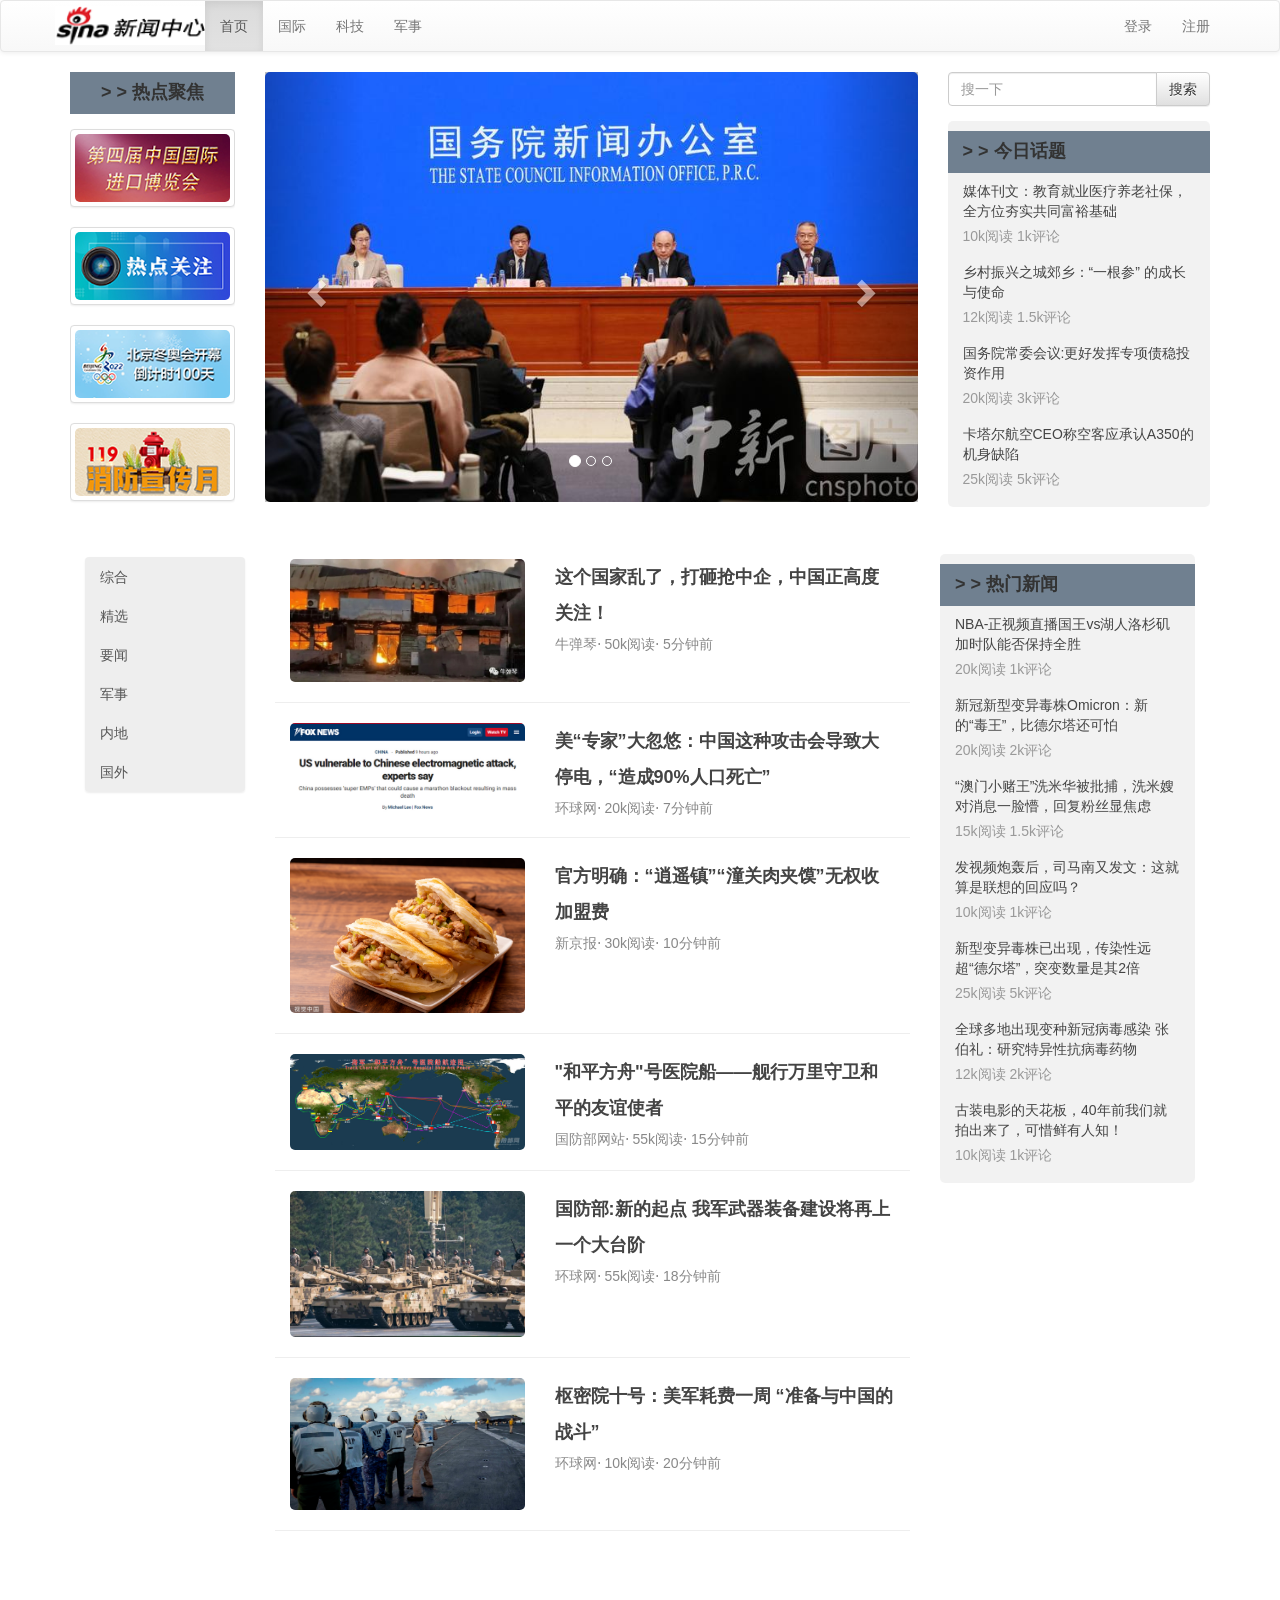
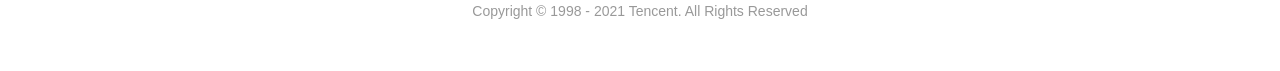
<file: index.html>
<!DOCTYPE html>
<html>

	<head>
		<meta charset="utf-8" />
		<title></title>
		<meta name="viewport" content="width=device-width, initial-scale=1">
		<link rel="stylesheet" type="text/css" href="css/bootstrap.css" />
		<link rel="stylesheet" type="text/css" href="css/bootstrap-theme.css" />
		<link rel="stylesheet" type="text/css" href="css/main.css" />
	</head>

	<body>
		<div class="navbar navbar-default">
			<!--将导航栏设置为默认主题-->
			<div class="container">
				<div class="navbar-header">
					<a href="index.html" class="navbar-brand"></a>
				</div>

				<!--for="toggle-checkbox"将input映射到MENU上    class="visible-xs-inline-block  MENU只有在小尺寸下显示"-->
				<label id="toggle-label" class="visible-xs-inline-block" for="toggle-checkbox">MENU</label>
				<input class="hidden" id="toggle-checkbox" type="checkbox">

				<div class="hidden-xs">
					<!--在最小的时候隐藏-->
					<ul class="nav navbar-nav">
						<li class="active">
							<a href="index.html">首页</a>
						</li>
						<li>
							<a href="domestic.html">国际</a>
						</li>
						<li>
							<a href="science.html">科技</a>
						</li>
						<li>
							<a href="military.html">军事</a>
						</li>
					</ul>
					<ul class="nav navbar-nav navbar-right">
						<li>
							<a href="login.html">登录</a>
						</li>
						<li>
							<a href="signup.html">注册</a>
						</li>
					</ul>
				</div>

			</div>
		</div>

		<div class="container">
			<div class="row">
				<div class="col-sm-2">
					<div class="side-bar-cards hidden-sm hidden-xs">
						<div class="card-titles">>&nbsp;>&nbsp;热点聚焦</div>
						<div class="media-body">
							<div class="list">
								<a href="#" class="thumbnail"><img src="img/s1.png" /></a>
							</div>
							<div class="list">
								<a href="#" class="thumbnail"><img src="img/s2.png" /></a>
							</div>
							<div class="list">
								<a href="#" class="thumbnail"><img src="img/s3.png" /></a>
							</div>
							<div class="list">
								<a href="#" class="thumbnail"><img src="img/s4.png" /></a>
							</div>
						</div>
					</div>
				</div>

				<!--轮播-->
				<div class="col-sm-7">
					<div id="carousel-example-generic" class="carousel slide" data-ride="carousel">
						<!-- Indicators -->
						<ol class="carousel-indicators">
							<li data-target="#carousel-example-generic" data-slide-to="0" class="active"></li>
							<li data-target="#carousel-example-generic" data-slide-to="1"></li>
							<li data-target="#carousel-example-generic" data-slide-to="2"></li>
						</ol>
						<!-- Wrapper for slides -->
						<div class="carousel-inner" role="listbox">
							<div class="item active">
								<img src="img/yuan.do" alt="...">
								<div class="carousel-caption">
								</div>
							</div>
							<div class="item">
								<img src="img/fj.png" alt="...">
								<div class="carousel-caption">
								</div>
							</div>
							<div class="item">
								<img src="img/bin.jpg" alt="...">
								<div class="carousel-caption">
								</div>
							</div>
						</div>
						<!-- Controls -->
						<a class="left carousel-control" href="#carousel-example-generic" role="button" data-slide="prev">
							<span class="glyphicon glyphicon-chevron-left" aria-hidden="true"></span>
							<span class="sr-only">Previous</span>
						</a>
						<a class="right carousel-control" href="#carousel-example-generic" role="button" data-slide="next">
							<span class="glyphicon glyphicon-chevron-right" aria-hidden="true"></span>
							<span class="sr-only">Next</span>
						</a>
					</div>
				</div>

				<div class="col-sm-3">
					<div class="input-group">
						<input type="text" class="form-control" placeholder="搜一下">
						<span class="input-group-btn">
        	<button class="btn btn-default" type="button">搜索</button>
      		</span>
					</div>
					<div class="side-bar-card">
						<div class="card-title">>&nbsp;>&nbsp;今日话题</div>
						<div class="card-body">
							<div class="list">
								<div class="item">
									<a href="#" class="title">媒体刊文：教育就业医疗养老社保，全方位夯实共同富裕基础 </a>
									<div class="desc">10k阅读 1k评论</div>
								</div>
								<div class="item">
									<a href="#" class="title">乡村振兴之城郊乡：“一根参” 的成长与使命 </a>
									<div class="desc">12k阅读 1.5k评论</div>
								</div>
								<div class="item">
									<a href="#" class="title">国务院常委会议:更好发挥专项债稳投资作用 </a>
									<div class="desc">20k阅读 3k评论</div>
								</div>
								<div class="item">
									<a href="#" class="title">卡塔尔航空CEO称空客应承认A350的机身缺陷 </a>
									<div class="desc">25k阅读 5k评论</div>
								</div>
							</div>
						</div>
					</div>

				</div>

			</div>
			<div class="arrow">

				<div class="col-sm-2">
					<div class="hidden-xs list-group side-bar">
						<a href="#" class="list-group-item newactive">综合</a>
						<a href="#" class="list-group-item newactive">精选</a>
						<a href="#" class="list-group-item newactive">要闻</a>
						<a href="#" class="list-group-item newactive">军事</a>
						<a href="#" class="list-group-item newactive">内地</a>
						<a href="#" class="list-group-item newactive">国外</a>
					</div>
				</div>

				<div class="col-sm-7">
					<div class="news-list">
						<div class="new-list-item clearfix">
							<!--clearfix清除浮动-->
							<div class="col-xs-5">
								<a href="frist.html"><img src="img/guo.jpg " /></a>
							</div>
							<div class="col-xs-7">
								<a href="frist.html" class="title">这个国家乱了，打砸抢中企，中国正高度关注！</a>
								<div class="info">
									<span>牛弹琴</span>⋅
									<span>50k阅读</span>⋅
									<sapn>5分钟前</sapn>
								</div>
							</div>
						</div>

						<div class="new-list-item clearfix">
							<!--clearfix清除浮动-->
							<div class="col-xs-5">
								<a href="two.html"><img src="img/huan.png" /></a>
							</div>
							<div class="col-xs-7">
								<a href="two.html" class="title">美“专家”大忽悠：中国这种攻击会导致大停电，“造成90%人口死亡”</a>
								<div class="info">
									<span>环球网</span>⋅
									<span>20k阅读</span>⋅
									<sapn>7分钟前</sapn>
								</div>
							</div>
						</div>

						<div class="new-list-item clearfix">
							<!--clearfix清除浮动-->
							<div class="col-xs-5">
								<a href="three.html"><img src="img/xin.png" /></a>
							</div>
							<div class="col-xs-7">
								<a href="three.html" class="title">官方明确：“逍遥镇”“潼关肉夹馍”无权收加盟费</a>
								<div class="info">
									<span>新京报</span>⋅
									<span>30k阅读</span>⋅
									<sapn>10分钟前</sapn>
								</div>
							</div>
						</div>

						<div class="new-list-item clearfix">
							<!--clearfix清除浮动-->
							<div class="col-xs-5">
								<a href="four.html"><img src="img/fan.jpg" /></a>
							</div>
							<div class="col-xs-7">
								<a href="four.html" class="title">"和平方舟"号医院船——舰行万里守卫和平的友谊使者</a>
								<div class="info">
									<span>国防部网站</span>⋅
									<span>55k阅读</span>⋅
									<sapn>15分钟前</sapn>
								</div>
							</div>
						</div>

						<div class="new-list-item clearfix">
							<!--clearfix清除浮动-->
							<div class="col-xs-5">
								<a href="five.html"><img src="img/wu.jpg" /></a>
							</div>
							<div class="col-xs-7">
								<a href="five.html" class="title">国防部:新的起点 我军武器装备建设将再上一个大台阶</a>
								<div class="info">
									<span>环球网</span>⋅
									<span>55k阅读</span>⋅
									<sapn>18分钟前</sapn>
								</div>
							</div>
						</div>

						<div class="new-list-item clearfix">
							<!--clearfix清除浮动-->
							<div class="col-xs-5">
								<a href="six.html"><img src="img/mei.png" /></a>
							</div>
							<div class="col-xs-7">
								<a href="six.html" class="title">枢密院十号：美军耗费一周 “准备与中国的战斗”</a>
								<div class="info">
									<span>环球网</span>⋅
									<span>10k阅读</span>⋅
									<sapn>20分钟前</sapn>
								</div>
							</div>
						</div>
					</div>

				</div>

				<div class="col-sm-3">
					<div class="side-bar-card">
						<div class="card-title">>&nbsp;>&nbsp;热门新闻</div>
						<div class="card-body">
							<div class="list">
								<div class="item">
									<a href="#" class="title">NBA-正视频直播国王vs湖人洛杉矶加时队能否保持全胜 </a>
									<div class="desc">20k阅读 1k评论</div>
								</div>
								<div class="item">
									<a href="#" class="title">新冠新型变异毒株Omicron：新的“毒王”，比德尔塔还可怕 </a>
									<div class="desc">20k阅读 2k评论</div>
								</div>
								<div class="item">
									<a href="#" class="title">“澳门小赌王”洗米华被批捕，洗米嫂对消息一脸懵，回复粉丝显焦虑 </a>
									<div class="desc">15k阅读 1.5k评论</div>
								</div>
								<div class="item">
									<a href="#" class="title">发视频炮轰后，司马南又发文：这就算是联想的回应吗？ </a>
									<div class="desc">10k阅读 1k评论</div>
								</div>
								<div class="item">
									<a href="#" class="title">新型变异毒株已出现，传染性远超“德尔塔”，突变数量是其2倍 </a>
									<div class="desc">25k阅读 5k评论</div>
								</div>
								<div class="item">
									<a href="#" class="title">全球多地出现变种新冠病毒感染 张伯礼：研究特异性抗病毒药物 </a>
									<div class="desc">12k阅读 2k评论</div>
								</div>
								<div class="item">
									<a href="#" class="title">古装电影的天花板，40年前我们就拍出来了，可惜鲜有人知！ </a>
									<div class="desc">10k阅读 1k评论</div>
								</div>
							</div>
						</div>
					</div>

				</div>
			</div>
			
		
		</div>
			
		<div class="footer">
			Copyright © 1998 - 2021 Tencent. All Rights Reserved
		</div>
	</body>

	<script src="js/jquery-1.9.1.min.js" type="text/javascript"></script>
	<script src="js/bootstrap.js" type="text/javascript"></script>

</html>
</file>
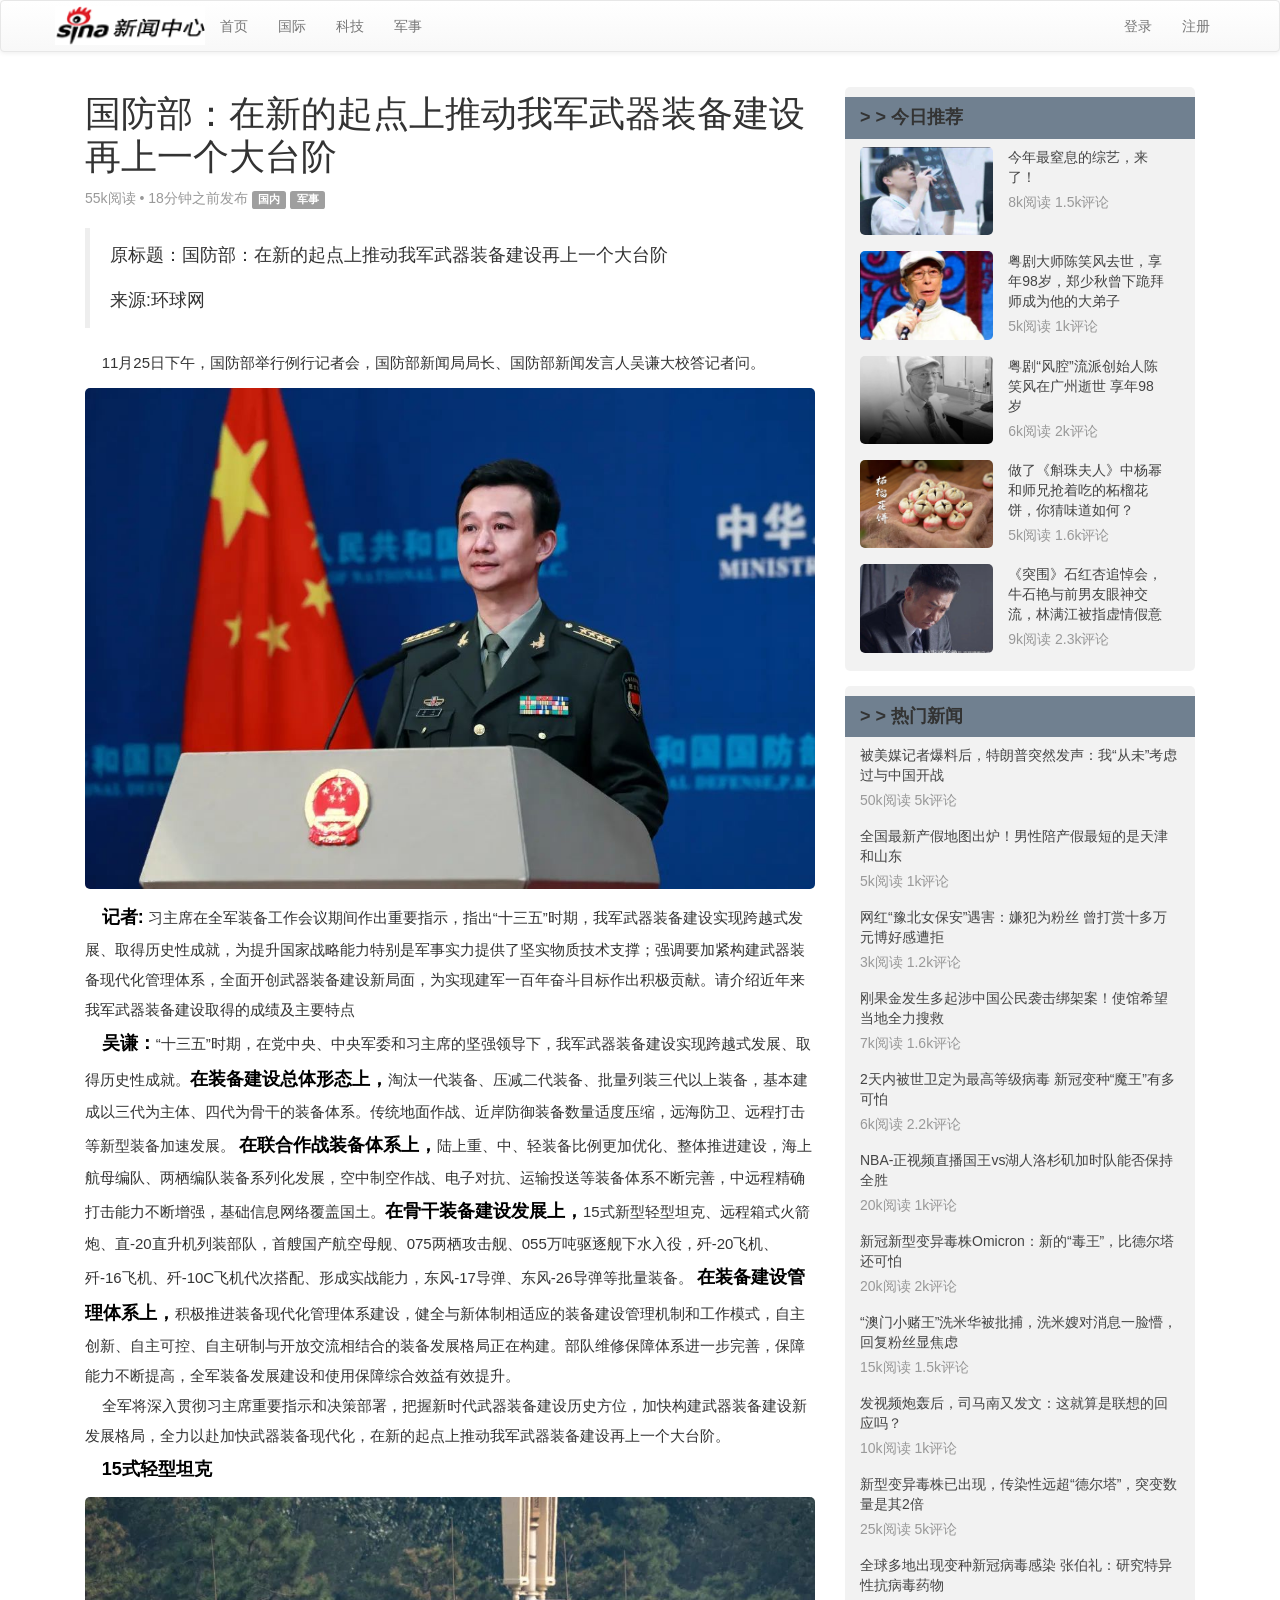
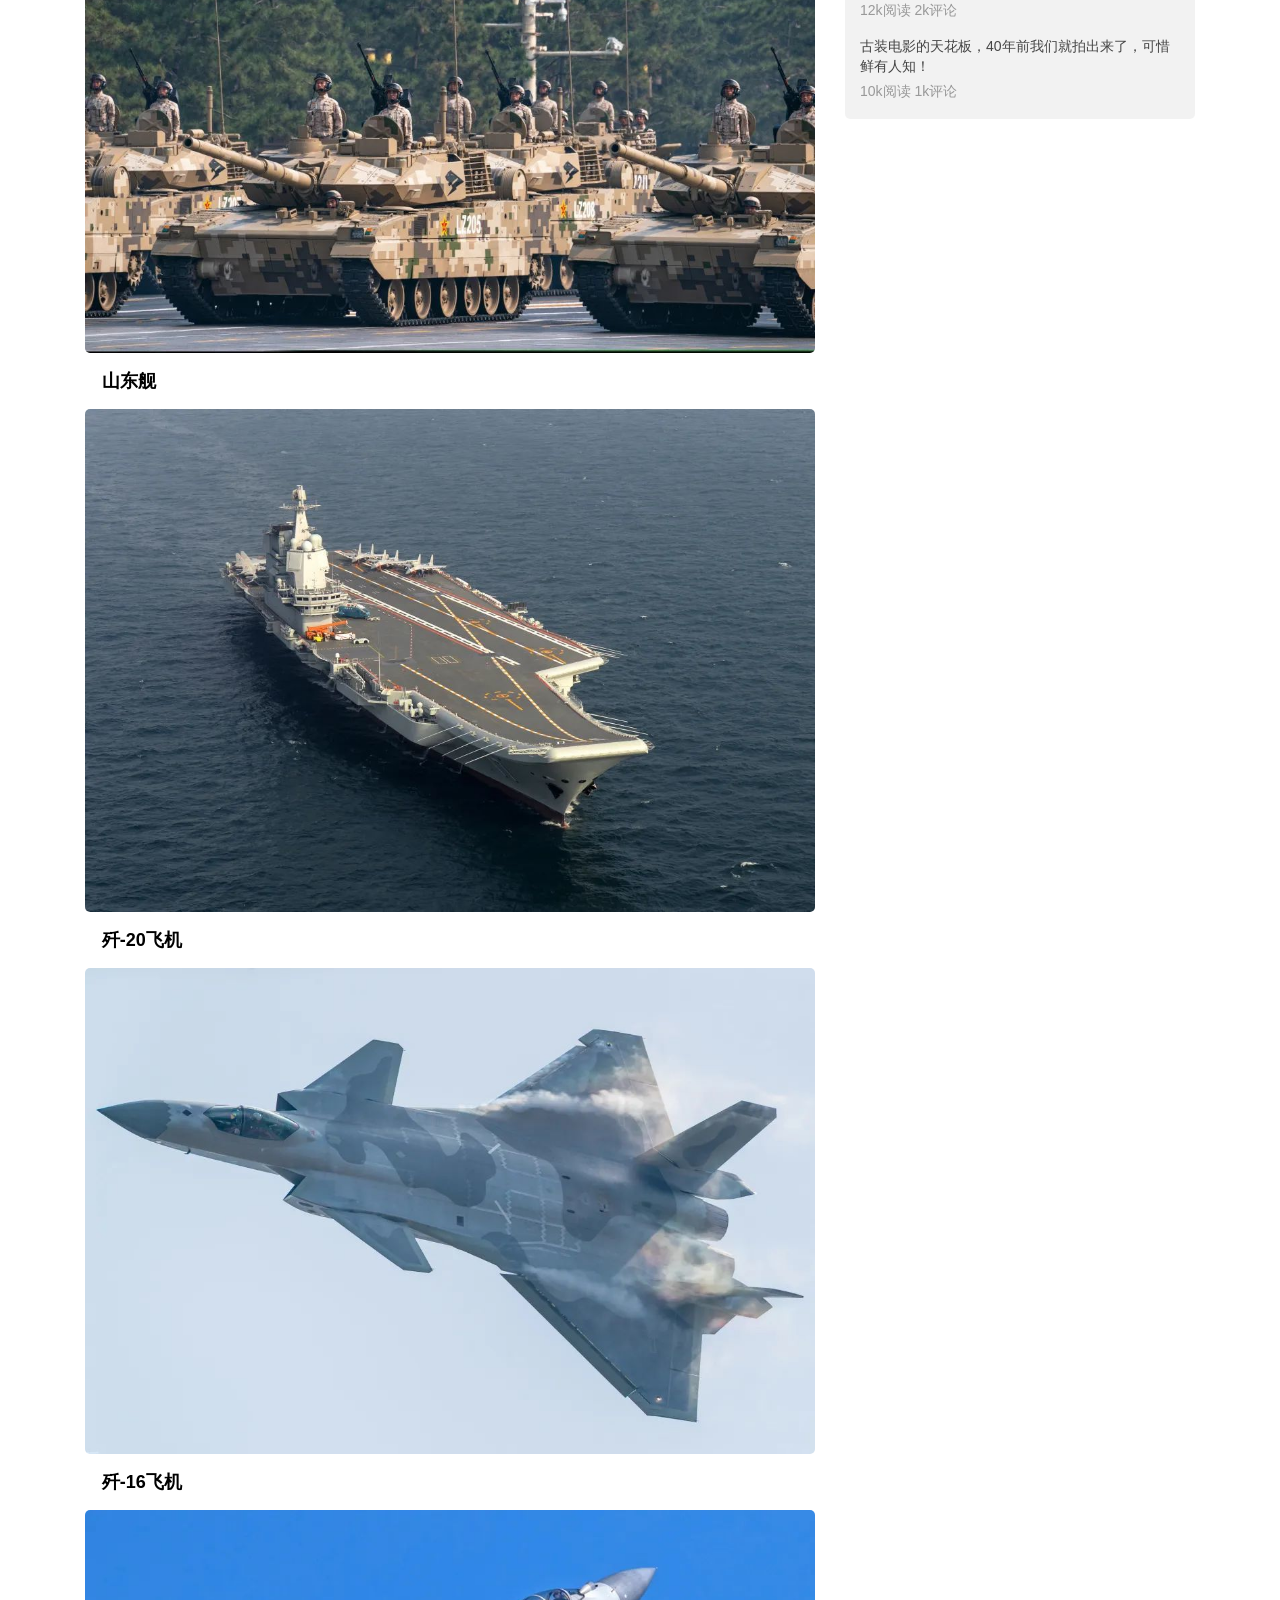
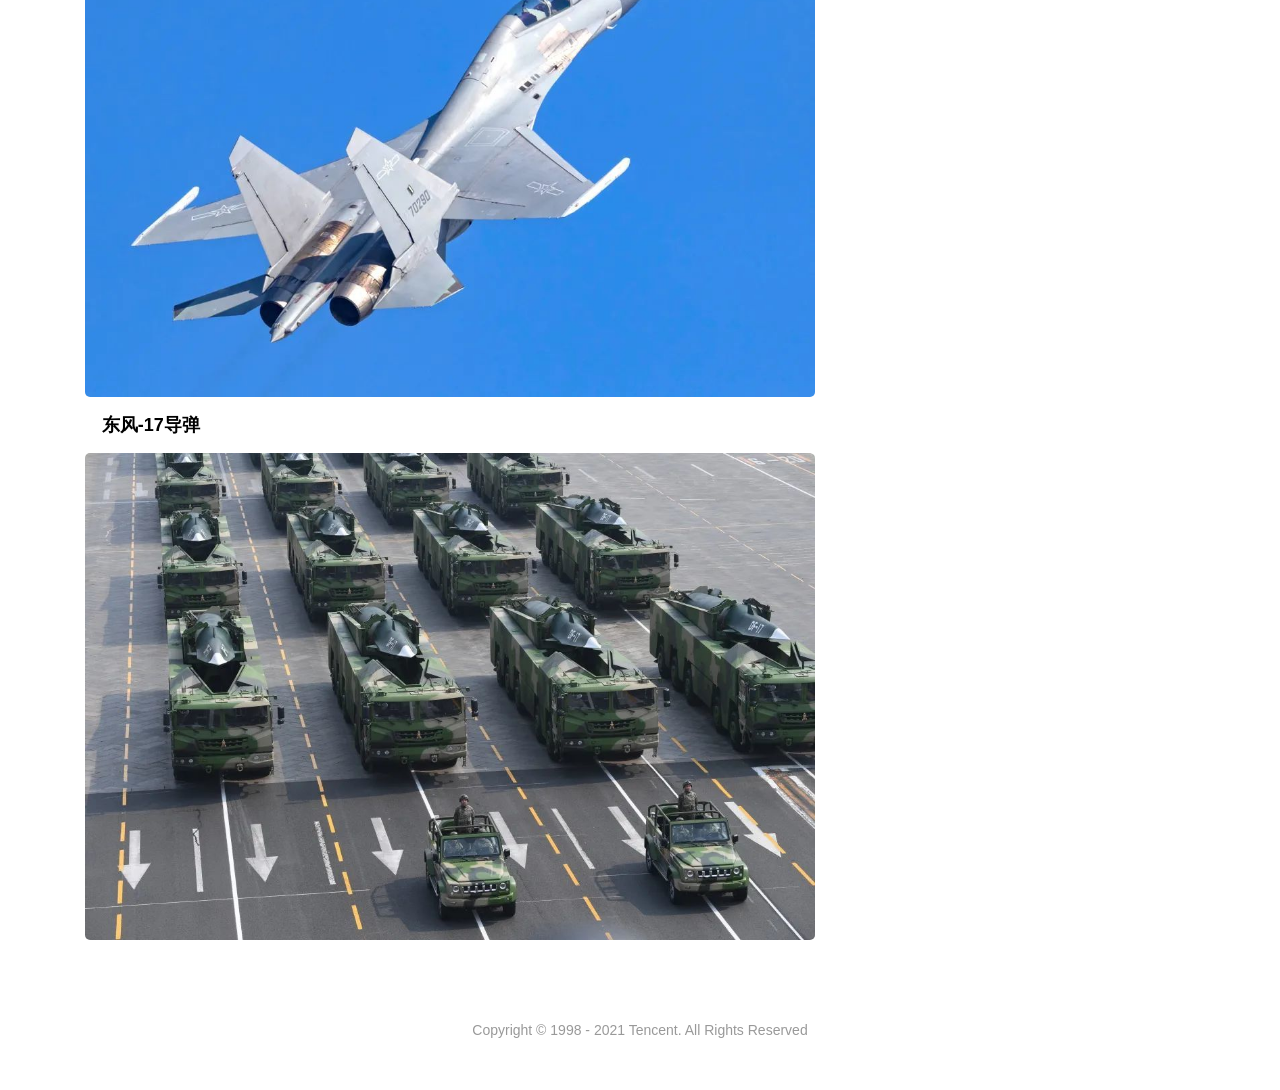
<file: five.html>
<!DOCTYPE html>
<html>
	<head>
		<meta charset="utf-8" />
		<title></title>
		<meta name="viewport" content="width=device-width, initial-scale=1">
		<link rel="stylesheet" type="text/css" href="css/bootstrap.css"/>
		<link rel="stylesheet" type="text/css" href="css/bootstrap-theme.css"/>
		<link rel="stylesheet" type="text/css" href="css/main.css"/>
	</head>
	<body>
		<div class="navbar navbar-default">			<!--将导航栏设置为默认主题-->
			<div class="container">
			<div class="navbar-header">
				<a href="index.html" class="navbar-brand"></a>
			</div>
			<label id="toggle-label" class="visible-xs-inline-block" for="toggle-checkbox">MENU</label>
            <input class="hidden" id="toggle-checkbox" type="checkbox">
			<div class="hidden-xs">
        <ul class="nav navbar-nav">
          <li><a href="index.html">首页</a></li>
          <li><a href="domestic.html">国际</a></li>
          <li><a href="science.html">科技</a></li>
          <li><a href="military.html">军事</a></li>
        </ul>
        <ul class="nav navbar-nav navbar-right">
          <li><a href="login.html">登录</a></li>
          <li><a href="signup.html">注册</a></li>
        </ul>
      </div>
	</div>
	</div>
		
	<div class="container">
		<div class="col-md-8">
			<h1 class="news-list">国防部：在新的起点上推动我军武器装备建设再上一个大台阶</h1>
			<div class="news-status">55k阅读 • 18分钟之前发布
			<div class="label label-default">国内</div>   
			<div class="label label-default">军事</div>
			</div>
			
			<div class="news-content">
				<blockquote>
          <p>原标题：国防部：在新的起点上推动我军武器装备建设再上一个大台阶</p>
          <p>来源:环球网</p>
        </blockquote>
        <div>&nbsp;&nbsp;&nbsp;&nbsp;11月25日下午，国防部举行例行记者会，国防部新闻局局长、国防部新闻发言人吴谦大校答记者问。</div>
        <img src="img/5-1.jpg"/>
        <div>&nbsp;&nbsp;&nbsp;&nbsp;<strong>记者:</strong> 习主席在全军装备工作会议期间作出重要指示，指出“十三五”时期，我军武器装备建设实现跨越式发展、取得历史性成就，为提升国家战略能力特别是军事实力提供了坚实物质技术支撑；强调要加紧构建武器装备现代化管理体系，全面开创武器装备建设新局面，为实现建军一百年奋斗目标作出积极贡献。请介绍近年来我军武器装备建设取得的成绩及主要特点
        </div>
        <div>&nbsp;&nbsp;&nbsp;&nbsp;<strong>吴谦：</strong>“十三五”时期，在党中央、中央军委和习主席的坚强领导下，我军武器装备建设实现跨越式发展、取得历史性成就。<strong>在装备建设总体形态上，</strong>淘汰一代装备、压减二代装备、批量列装三代以上装备，基本建成以三代为主体、四代为骨干的装备体系。传统地面作战、近岸防御装备数量适度压缩，远海防卫、远程打击等新型装备加速发展。
        	<strong>在联合作战装备体系上，</strong>陆上重、中、轻装备比例更加优化、整体推进建设，海上航母编队、两栖编队装备系列化发展，空中制空作战、电子对抗、运输投送等装备体系不断完善，中远程精确打击能力不断增强，基础信息网络覆盖国土。<strong>在骨干装备建设发展上，</strong>15式新型轻型坦克、远程箱式火箭炮、直-20直升机列装部队，首艘国产航空母舰、075两栖攻击舰、055万吨驱逐舰下水入役，歼-20飞机、歼-16飞机、歼-10C飞机代次搭配、形成实战能力，东风-17导弹、东风-26导弹等批量装备。
        	<strong>在装备建设管理体系上，</strong>积极推进装备现代化管理体系建设，健全与新体制相适应的装备建设管理机制和工作模式，自主创新、自主可控、自主研制与开放交流相结合的装备发展格局正在构建。部队维修保障体系进一步完善，保障能力不断提高，全军装备发展建设和使用保障综合效益有效提升。
        </div>
        <div>&nbsp;&nbsp;&nbsp;&nbsp;全军将深入贯彻习主席重要指示和决策部署，把握新时代武器装备建设历史方位，加快构建武器装备建设新发展格局，全力以赴加快武器装备现代化，在新的起点上推动我军武器装备建设再上一个大台阶。</div>
        <div>&nbsp;&nbsp;&nbsp;&nbsp;<strong>15式轻型坦克</strong></div>
        <img src="img/wu.jpg"/>
        <div>&nbsp;&nbsp;&nbsp;&nbsp;<strong>山东舰</strong></div>
        <img src="img/5-2.jpg"/>
        <div>&nbsp;&nbsp;&nbsp;&nbsp;<strong>歼-20飞机</strong></div>
        <img src="img/5-3.jpg"/>
        <div>&nbsp;&nbsp;&nbsp;&nbsp;<strong>歼-16飞机</strong></div>
        <img src="img/5-4.jpg"/>
        <div>&nbsp;&nbsp;&nbsp;&nbsp;<strong>东风-17导弹</strong></div>
        <img src="img/5-5.jpg"/>
        
			</div>
		</div>
		<div class="col-md-4">
			<div class="side-bar-card">
				<div class="card-title">>&nbsp;>&nbsp;今日推荐</div>
				<div class="card-body">
					<div class="list">
						<div class="item  clearfix">
							<div class="col-xs-5 no-padding-h">
								<img src="img/5-6.jpg"/>
							</div>
					<div class="col-xs-7">
						<div class="title">今年最窒息的综艺，来了！</div>
						<div class="desc">8k阅读  1.5k评论</div>
					</div>
						</div>
						
						<div class="item  clearfix">
							<div class="col-xs-5 no-padding-h">
								<img src="img/5-7.jpg"/>
							</div>
					<div class="col-xs-7">
						<div class="title">粤剧大师陈笑风去世，享年98岁，郑少秋曾下跪拜师成为他的大弟子</div>
						<div class="desc">5k阅读  1k评论</div>
					</div>
						</div>
						
						<div class="item  clearfix">
							<div class="col-xs-5 no-padding-h">
								<img src="img/5-8.jpg"/>
							</div>
					<div class="col-xs-7">
						<div class="title">粤剧“风腔”流派创始人陈笑风在广州逝世 享年98岁</div>
						<div class="desc">6k阅读  2k评论</div>
					</div>
						</div>
						
						<div class="item  clearfix">
							<div class="col-xs-5 no-padding-h">
								<img src="img/5-9.jpg"/>
							</div>
					<div class="col-xs-7">
						<div class="title">做了《斛珠夫人》中杨幂和师兄抢着吃的柘榴花饼，你猜味道如何？</div>
						<div class="desc">5k阅读  1.6k评论</div>
					</div>
						</div>
						
						<div class="item  clearfix">
							<div class="col-xs-5 no-padding-h">
								<img src="img/5-10.jpg"/>
							</div>
					<div class="col-xs-7">
						<div class="title">《突围》石红杏追悼会，牛石艳与前男友眼神交流，林满江被指虚情假意</div>
						<div class="desc">9k阅读  2.3k评论</div>
					</div>
						</div>
						
					</div>
				</div>
			</div>
			
			<div class="side-bar-card">
          <div class="card-title">>&nbsp;>&nbsp;热门新闻</div>
          <div class="card-body">
            <div class="list">
              <div class="item">
                <a href="#" class="title">被美媒记者爆料后，特朗普突然发声：我“从未”考虑过与中国开战</a>
                <div class="desc">50k阅读 5k评论</div>
              </div>
              <div class="item">
                <a href="#" class="title">全国最新产假地图出炉！男性陪产假最短的是天津和山东</a>
                <div class="desc">5k阅读 1k评论</div>
              </div>
              <div class="item">
                <a href="#" class="title">网红“豫北女保安”遇害：嫌犯为粉丝 曾打赏十多万元博好感遭拒</a>
                <div class="desc">3k阅读 1.2k评论</div>
              </div>
              <div class="item">
                <a href="#" class="title">刚果金发生多起涉中国公民袭击绑架案！使馆希望当地全力搜救</a>
                <div class="desc">7k阅读 1.6k评论</div>
              </div>
              <div class="item">
                <a href="#" class="title">2天内被世卫定为最高等级病毒 新冠变种“魔王”有多可怕</a>
                <div class="desc">6k阅读 2.2k评论</div>
              </div>
              <div class="item">
                <a href="#" class="title">NBA-正视频直播国王vs湖人洛杉矶加时队能否保持全胜 </a>
                <div class="desc">20k阅读 1k评论</div>
              </div>
              <div class="item">
              	<a href="#" class="title">新冠新型变异毒株Omicron：新的“毒王”，比德尔塔还可怕 </a>
                <div class="desc">20k阅读 2k评论</div>
              </div>
              <div class="item">
                <a href="#" class="title">“澳门小赌王”洗米华被批捕，洗米嫂对消息一脸懵，回复粉丝显焦虑 </a>
                <div class="desc">15k阅读 1.5k评论</div>
              </div>
              <div class="item">
                <a href="#" class="title">发视频炮轰后，司马南又发文：这就算是联想的回应吗？ </a>
                <div class="desc">10k阅读 1k评论</div>
              </div>
              <div class="item">
                <a href="#" class="title">新型变异毒株已出现，传染性远超“德尔塔”，突变数量是其2倍 </a>
                <div class="desc">25k阅读 5k评论</div>
              </div>
              <div class="item">
                <a href="#" class="title">全球多地出现变种新冠病毒感染 张伯礼：研究特异性抗病毒药物 </a>
                <div class="desc">12k阅读 2k评论</div>
              </div>
              <div class="item">
                <a href="#" class="title">古装电影的天花板，40年前我们就拍出来了，可惜鲜有人知！ </a>
                <div class="desc">10k阅读 1k评论</div>
              </div>
            </div>
          </div>
      </div>		
		</div>

	
	</div>
<div class="footer">
   Copyright © 1998 - 2021 Tencent. All Rights Reserved
  </div>
	</body>
	
	<script src="js/jquery-1.9.1.min.js" type="text/javascript"></script>
	<script src="js/bootstrap.js" type="text/javascript"></script>
	
</html>
</file>
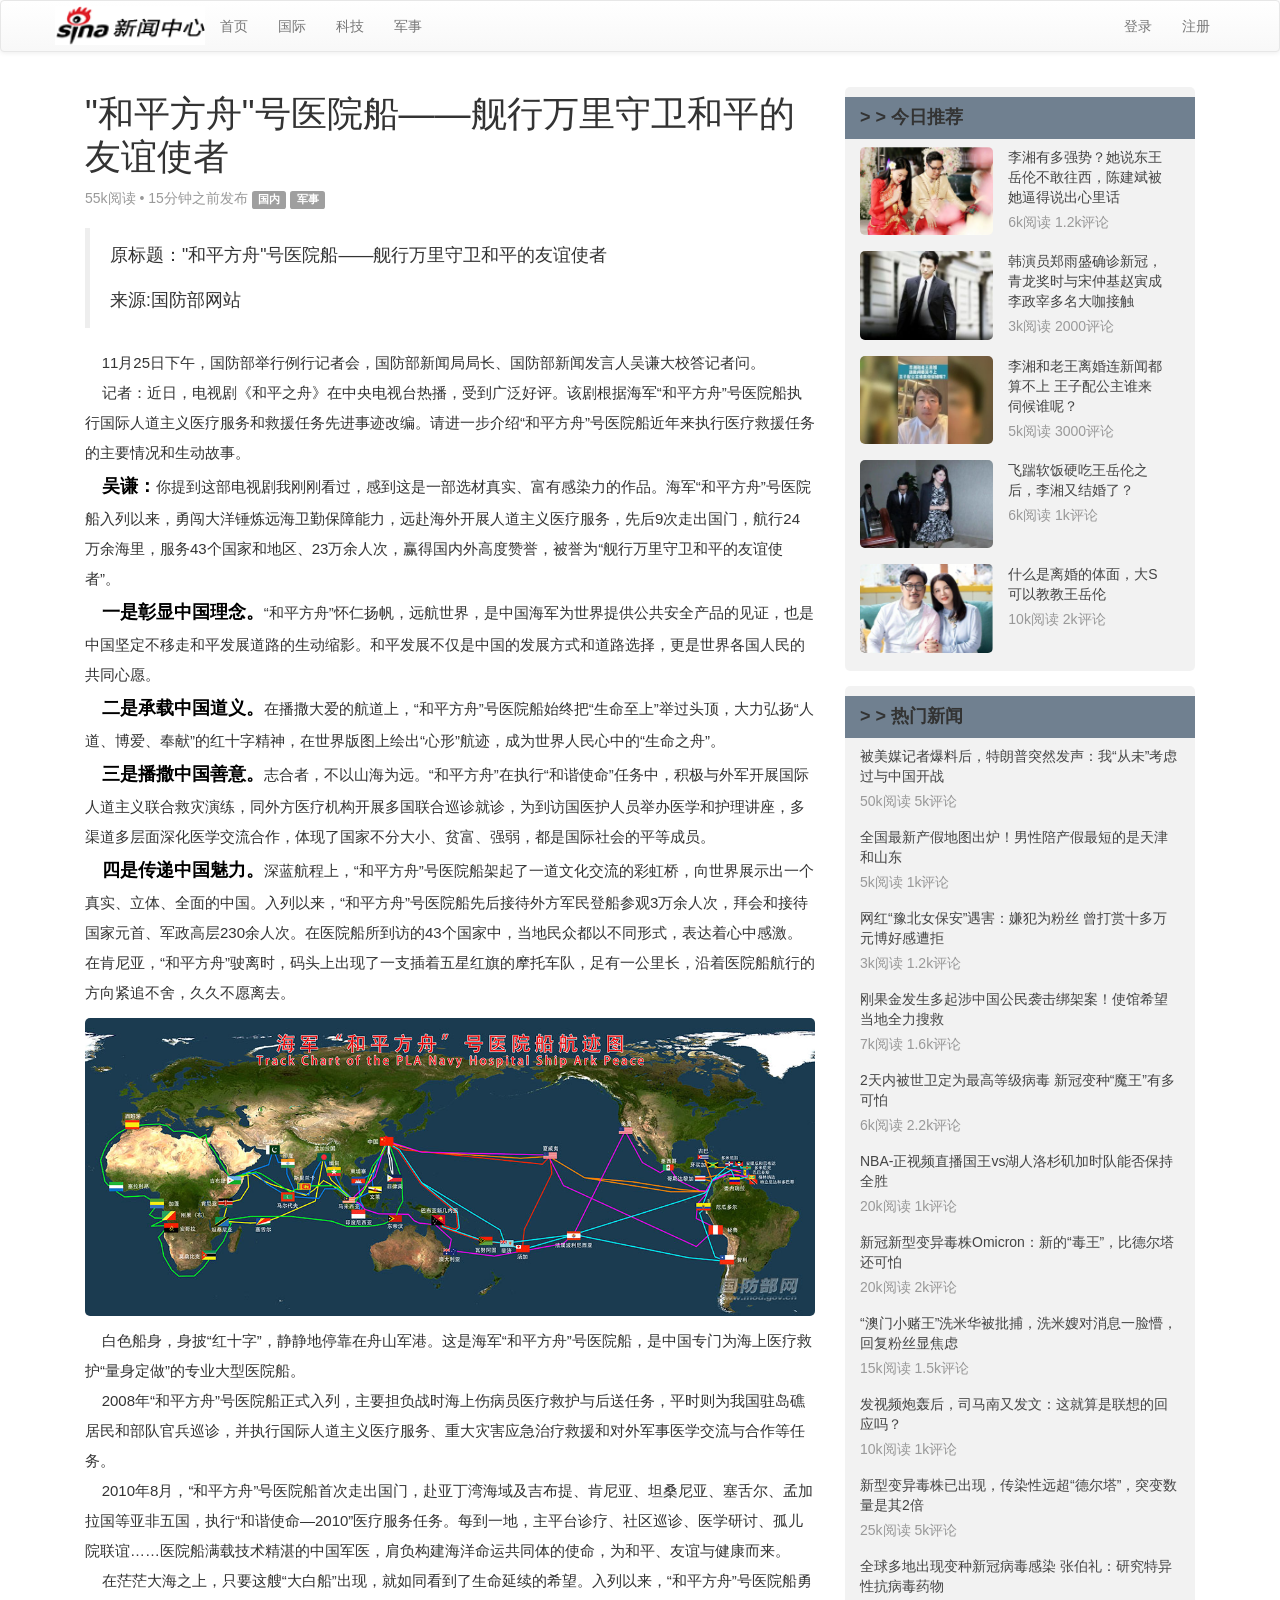
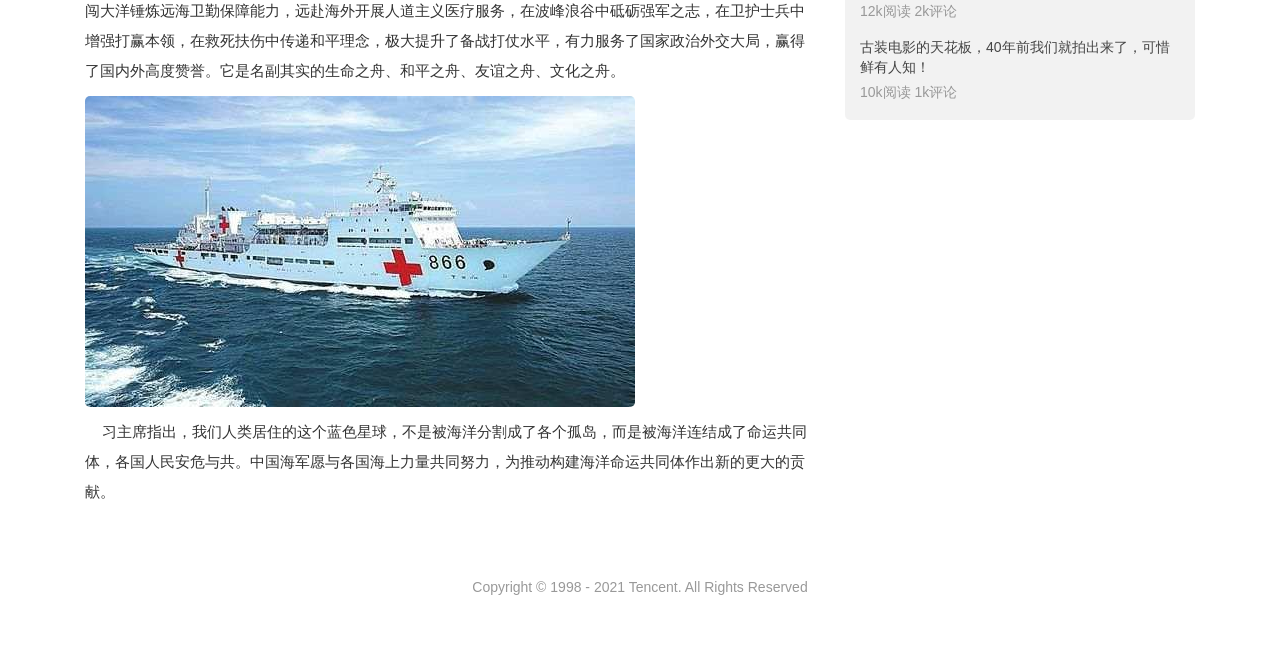
<file: four.html>
<!DOCTYPE html>
<html>
	<head>
		<meta charset="utf-8" />
		<title></title>
		<meta name="viewport" content="width=device-width, initial-scale=1">
		<link rel="stylesheet" type="text/css" href="css/bootstrap.css"/>
		<link rel="stylesheet" type="text/css" href="css/bootstrap-theme.css"/>
		<link rel="stylesheet" type="text/css" href="css/main.css"/>
	</head>
	<body>
		<div class="navbar navbar-default">			<!--将导航栏设置为默认主题-->
			<div class="container">
			<div class="navbar-header">
				<a href="index.html" class="navbar-brand"></a>
			</div>
			<label id="toggle-label" class="visible-xs-inline-block" for="toggle-checkbox">MENU</label>
            <input class="hidden" id="toggle-checkbox" type="checkbox">
			<div class="hidden-xs">
        <ul class="nav navbar-nav">
          <li><a href="index.html">首页</a></li>
          <li><a href="domestic.html">国际</a></li>
          <li><a href="science.html">科技</a></li>
         <li><a href="military.html">军事</a></li>
        </ul>
        <ul class="nav navbar-nav navbar-right">
          <li><a href="login.html">登录</a></li>
          <li><a href="signup.html">注册</a></li>
        </ul>
      </div>
	</div>
	</div>
		
	<div class="container">
		<div class="col-md-8">
			<h1 class="news-list">"和平方舟"号医院船——舰行万里守卫和平的友谊使者</h1>
			<div class="news-status">55k阅读 • 15分钟之前发布
			<div class="label label-default">国内</div>   
			<div class="label label-default">军事</div>
			</div>
			
			<div class="news-content">
				<blockquote>
          <p>原标题："和平方舟"号医院船——舰行万里守卫和平的友谊使者</p>
          <p>来源:国防部网站</p>
        </blockquote>
        <div>&nbsp;&nbsp;&nbsp;&nbsp;11月25日下午，国防部举行例行记者会，国防部新闻局局长、国防部新闻发言人吴谦大校答记者问。</div>
        <div>&nbsp;&nbsp;&nbsp;&nbsp;记者：近日，电视剧《和平之舟》在中央电视台热播，受到广泛好评。该剧根据海军“和平方舟”号医院船执行国际人道主义医疗服务和救援任务先进事迹改编。请进一步介绍“和平方舟”号医院船近年来执行医疗救援任务的主要情况和生动故事。</div>
        <div>&nbsp;&nbsp;&nbsp;&nbsp;<strong>吴谦：</strong>你提到这部电视剧我刚刚看过，感到这是一部选材真实、富有感染力的作品。海军“和平方舟”号医院船入列以来，勇闯大洋锤炼远海卫勤保障能力，远赴海外开展人道主义医疗服务，先后9次走出国门，航行24万余海里，服务43个国家和地区、23万余人次，赢得国内外高度赞誉，被誉为“舰行万里守卫和平的友谊使者”。
        </div>
        <div>&nbsp;&nbsp;&nbsp;&nbsp;<strong>一是彰显中国理念。</strong>“和平方舟”怀仁扬帆，远航世界，是中国海军为世界提供公共安全产品的见证，也是中国坚定不移走和平发展道路的生动缩影。和平发展不仅是中国的发展方式和道路选择，更是世界各国人民的共同心愿。
        </div>
        <div>&nbsp;&nbsp;&nbsp;&nbsp;<strong>二是承载中国道义。</strong>在播撒大爱的航道上，“和平方舟”号医院船始终把“生命至上”举过头顶，大力弘扬“人道、博爱、奉献”的红十字精神，在世界版图上绘出“心形”航迹，成为世界人民心中的“生命之舟”。
        </div>
        <div>&nbsp;&nbsp;&nbsp;&nbsp;<strong>三是播撒中国善意。</strong>志合者，不以山海为远。“和平方舟”在执行“和谐使命”任务中，积极与外军开展国际人道主义联合救灾演练，同外方医疗机构开展多国联合巡诊就诊，为到访国医护人员举办医学和护理讲座，多渠道多层面深化医学交流合作，体现了国家不分大小、贫富、强弱，都是国际社会的平等成员。
        </div>
        <div>&nbsp;&nbsp;&nbsp;&nbsp;<strong>四是传递中国魅力。</strong>深蓝航程上，“和平方舟”号医院船架起了一道文化交流的彩虹桥，向世界展示出一个真实、立体、全面的中国。入列以来，“和平方舟”号医院船先后接待外方军民登船参观3万余人次，拜会和接待国家元首、军政高层230余人次。在医院船所到访的43个国家中，当地民众都以不同形式，表达着心中感激。在肯尼亚，“和平方舟”驶离时，码头上出现了一支插着五星红旗的摩托车队，足有一公里长，沿着医院船航行的方向紧追不舍，久久不愿离去。
        </div>
        <img src="img/fan.jpg"/>
        <div>&nbsp;&nbsp;&nbsp;&nbsp;白色船身，身披“红十字”，静静地停靠在舟山军港。这是海军“和平方舟”号医院船，是中国专门为海上医疗救护“量身定做”的专业大型医院船。</div>
        <div>&nbsp;&nbsp;&nbsp;&nbsp;2008年“和平方舟”号医院船正式入列，主要担负战时海上伤病员医疗救护与后送任务，平时则为我国驻岛礁居民和部队官兵巡诊，并执行国际人道主义医疗服务、重大灾害应急治疗救援和对外军事医学交流与合作等任务。
        </div>
        <div>&nbsp;&nbsp;&nbsp;&nbsp;2010年8月，“和平方舟”号医院船首次走出国门，赴亚丁湾海域及吉布提、肯尼亚、坦桑尼亚、塞舌尔、孟加拉国等亚非五国，执行“和谐使命—2010”医疗服务任务。每到一地，主平台诊疗、社区巡诊、医学研讨、孤儿院联谊……医院船满载技术精湛的中国军医，肩负构建海洋命运共同体的使命，为和平、友谊与健康而来。
        </div>
        <div>&nbsp;&nbsp;&nbsp;&nbsp;在茫茫大海之上，只要这艘“大白船”出现，就如同看到了生命延续的希望。入列以来，“和平方舟”号医院船勇闯大洋锤炼远海卫勤保障能力，远赴海外开展人道主义医疗服务，在波峰浪谷中砥砺强军之志，在卫护士兵中增强打赢本领，在救死扶伤中传递和平理念，极大提升了备战打仗水平，有力服务了国家政治外交大局，赢得了国内外高度赞誉。它是名副其实的生命之舟、和平之舟、友谊之舟、文化之舟。
        </div>
        <img src="img/4-1.jpeg"/>
        <div>&nbsp;&nbsp;&nbsp;&nbsp;习主席指出，我们人类居住的这个蓝色星球，不是被海洋分割成了各个孤岛，而是被海洋连结成了命运共同体，各国人民安危与共。中国海军愿与各国海上力量共同努力，为推动构建海洋命运共同体作出新的更大的贡献。</div>
        
			</div>
		</div>
		<div class="col-md-4">
			<div class="side-bar-card">
				<div class="card-title">>&nbsp;>&nbsp;今日推荐</div>
				<div class="card-body">
					<div class="list">
						<div class="item  clearfix">
							<div class="col-xs-5 no-padding-h">
								<img src="img/4-2.jpg"/>
							</div>
					<div class="col-xs-7">
						<div class="title">李湘有多强势？她说东王岳伦不敢往西，陈建斌被她逼得说出心里话</div>
						<div class="desc">6k阅读  1.2k评论</div>
					</div>
						</div>
						
						<div class="item  clearfix">
							<div class="col-xs-5 no-padding-h">
								<img src="img/4-3.jpg"/>
							</div>
					<div class="col-xs-7">
						<div class="title">韩演员郑雨盛确诊新冠，青龙奖时与宋仲基赵寅成李政宰多名大咖接触</div>
						<div class="desc">3k阅读  2000评论</div>
					</div>
						</div>
						
						<div class="item  clearfix">
							<div class="col-xs-5 no-padding-h">
								<img src="img/4-4.jpg"/>
							</div>
					<div class="col-xs-7">
						<div class="title">李湘和老王离婚连新闻都算不上 王子配公主谁来伺候谁呢？</div>
						<div class="desc">5k阅读  3000评论</div>
					</div>
						</div>
						
						<div class="item  clearfix">
							<div class="col-xs-5 no-padding-h">
								<img src="img/4-5.jpg"/>
							</div>
					<div class="col-xs-7">
						<div class="title">飞踹软饭硬吃王岳伦之后，李湘又结婚了？</div>
						<div class="desc">6k阅读  1k评论</div>
					</div>
						</div>
						
						<div class="item  clearfix">
							<div class="col-xs-5 no-padding-h">
								<img src="img/4-6.png"/>
							</div>
					<div class="col-xs-7">
						<div class="title">什么是离婚的体面，大S可以教教王岳伦</div>
						<div class="desc">10k阅读  2k评论</div>
					</div>
						</div>
						
					</div>
				</div>
			</div>
			
			<div class="side-bar-card">
          <div class="card-title">>&nbsp;>&nbsp;热门新闻</div>
          <div class="card-body">
            <div class="list">
              <div class="item">
                <a href="#" class="title">被美媒记者爆料后，特朗普突然发声：我“从未”考虑过与中国开战</a>
                <div class="desc">50k阅读 5k评论</div>
              </div>
              <div class="item">
                <a href="#" class="title">全国最新产假地图出炉！男性陪产假最短的是天津和山东</a>
                <div class="desc">5k阅读 1k评论</div>
              </div>
              <div class="item">
                <a href="#" class="title">网红“豫北女保安”遇害：嫌犯为粉丝 曾打赏十多万元博好感遭拒</a>
                <div class="desc">3k阅读 1.2k评论</div>
              </div>
              <div class="item">
                <a href="#" class="title">刚果金发生多起涉中国公民袭击绑架案！使馆希望当地全力搜救</a>
                <div class="desc">7k阅读 1.6k评论</div>
              </div>
              <div class="item">
                <a href="#" class="title">2天内被世卫定为最高等级病毒 新冠变种“魔王”有多可怕</a>
                <div class="desc">6k阅读 2.2k评论</div>
              </div>
              <div class="item">
                <a href="#" class="title">NBA-正视频直播国王vs湖人洛杉矶加时队能否保持全胜 </a>
                <div class="desc">20k阅读 1k评论</div>
              </div>
              <div class="item">
              	<a href="#" class="title">新冠新型变异毒株Omicron：新的“毒王”，比德尔塔还可怕 </a>
                <div class="desc">20k阅读 2k评论</div>
              </div>
              <div class="item">
                <a href="#" class="title">“澳门小赌王”洗米华被批捕，洗米嫂对消息一脸懵，回复粉丝显焦虑 </a>
                <div class="desc">15k阅读 1.5k评论</div>
              </div>
              <div class="item">
                <a href="#" class="title">发视频炮轰后，司马南又发文：这就算是联想的回应吗？ </a>
                <div class="desc">10k阅读 1k评论</div>
              </div>
              <div class="item">
                <a href="#" class="title">新型变异毒株已出现，传染性远超“德尔塔”，突变数量是其2倍 </a>
                <div class="desc">25k阅读 5k评论</div>
              </div>
              <div class="item">
                <a href="#" class="title">全球多地出现变种新冠病毒感染 张伯礼：研究特异性抗病毒药物 </a>
                <div class="desc">12k阅读 2k评论</div>
              </div>
              <div class="item">
                <a href="#" class="title">古装电影的天花板，40年前我们就拍出来了，可惜鲜有人知！ </a>
                <div class="desc">10k阅读 1k评论</div>
              </div>
            </div>
          </div>
       </div>	

			
			
		</div>
		
		
	
	</div>
<div class="footer">
   Copyright © 1998 - 2021 Tencent. All Rights Reserved
  </div>
	</body>
	
	<script src="js/jquery-1.9.1.min.js" type="text/javascript"></script>
	<script src="js/bootstrap.js" type="text/javascript"></script>
	
</html>
</file>
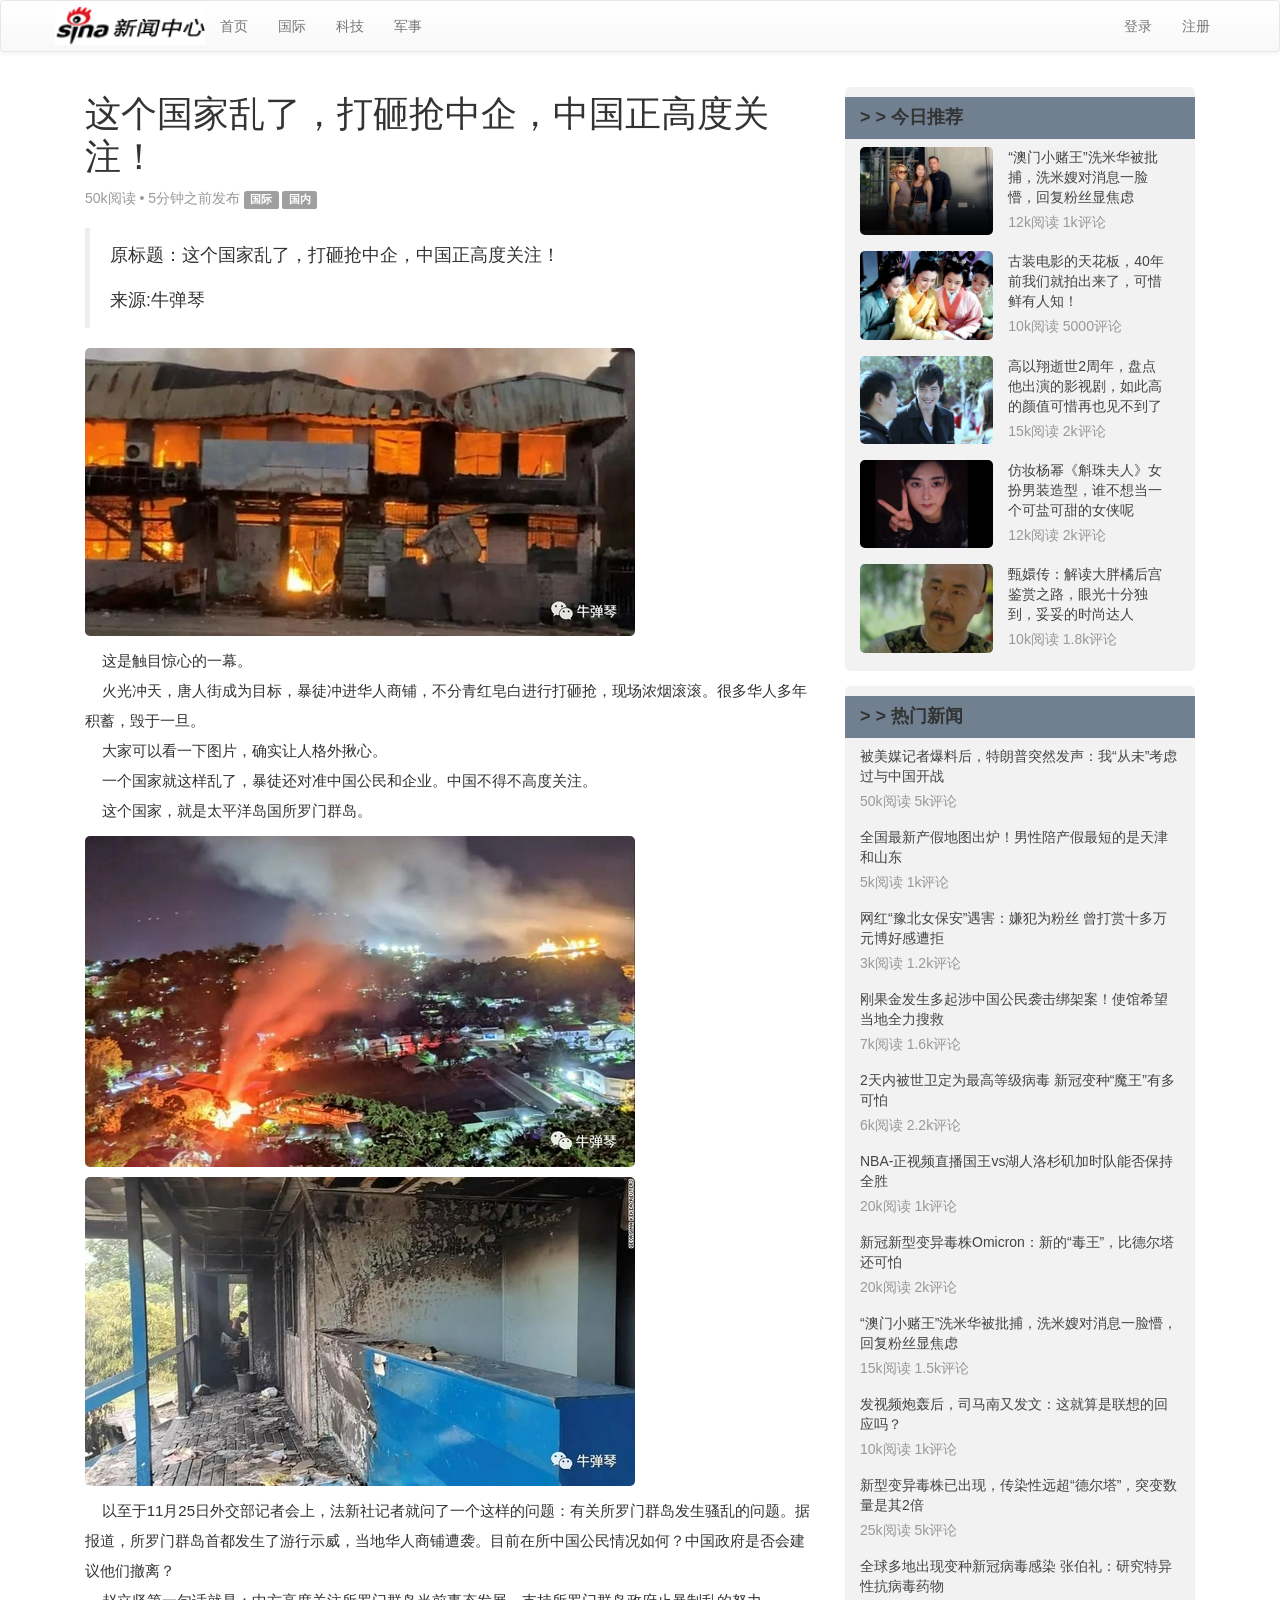
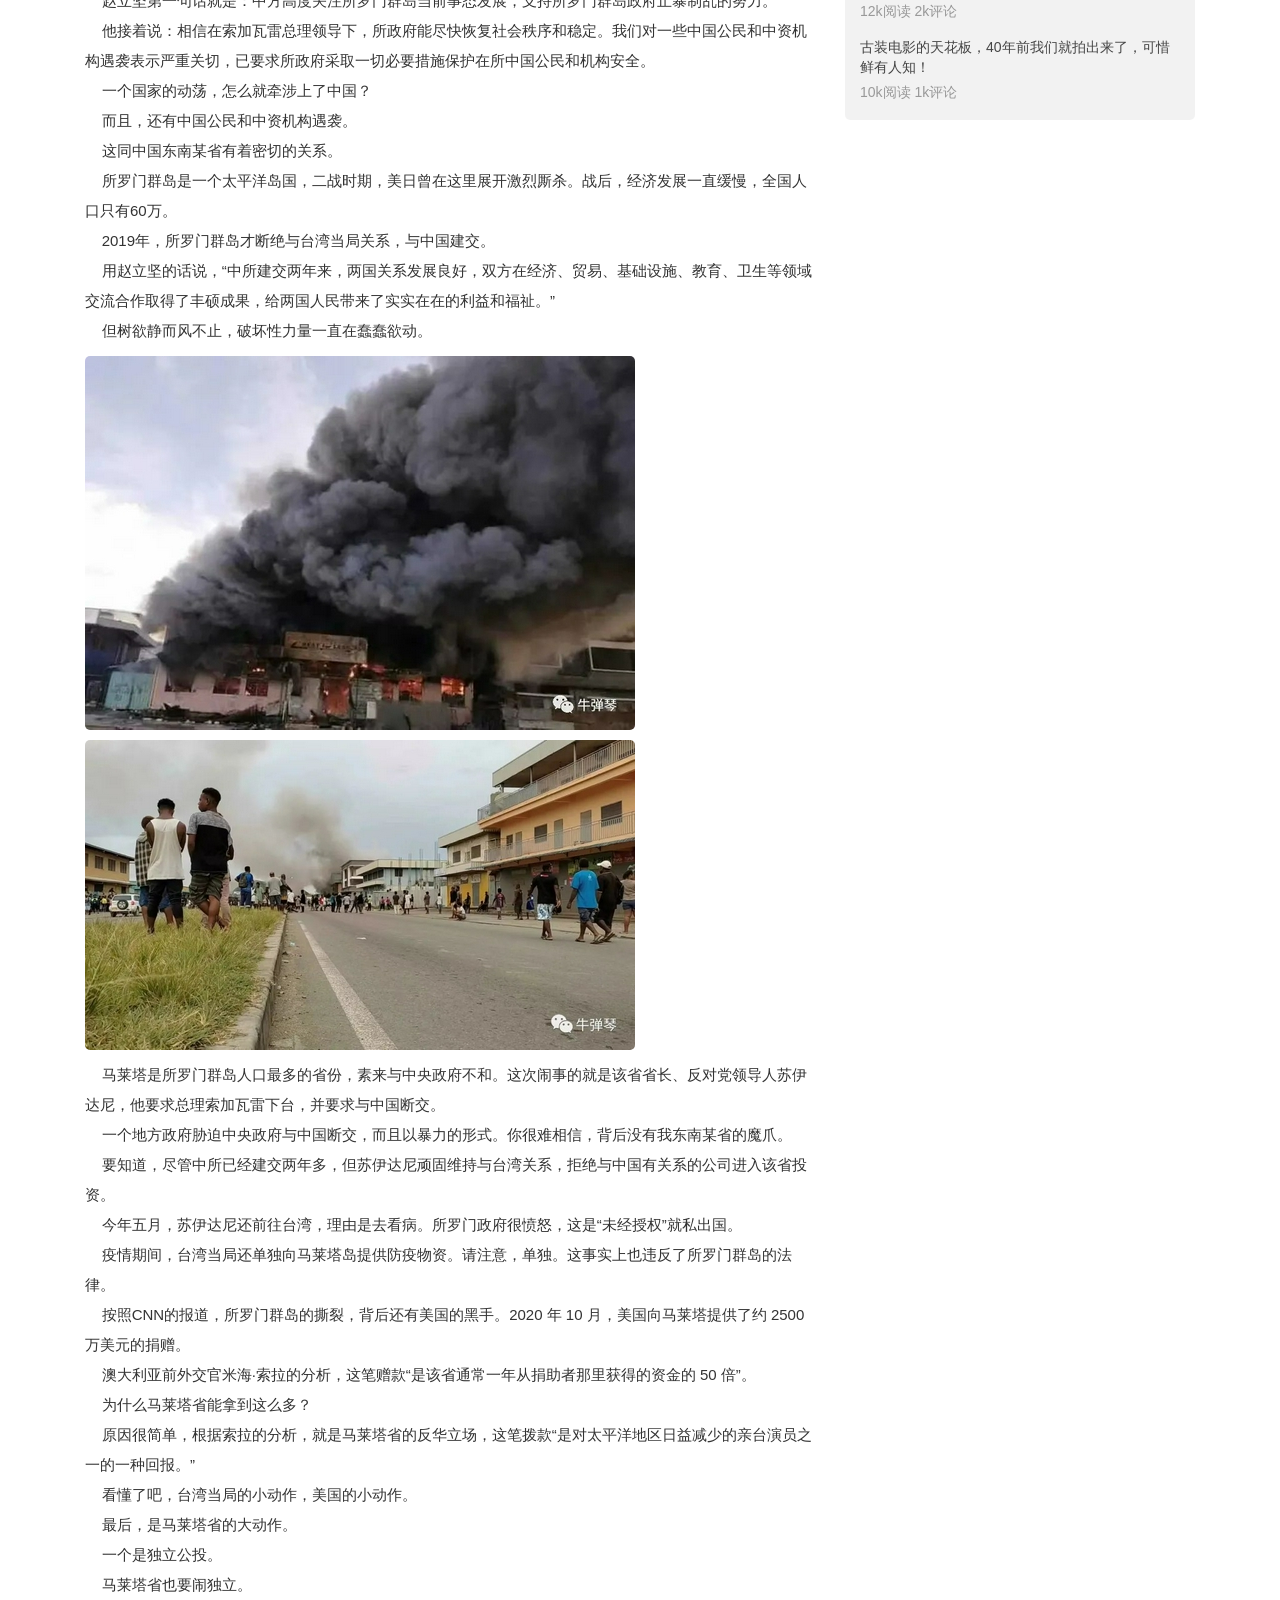
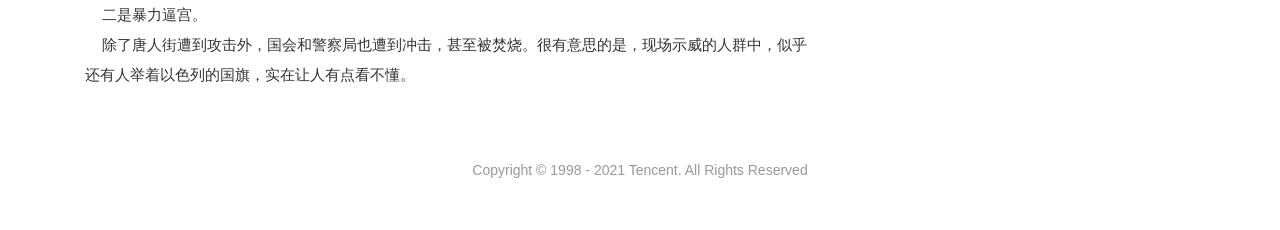
<file: frist.html>
<!DOCTYPE html>
<html>
	<head>
		<meta charset="utf-8" />
		<title></title>
		<meta name="viewport" content="width=device-width, initial-scale=1">
		<link rel="stylesheet" type="text/css" href="css/bootstrap.css"/>
		<link rel="stylesheet" type="text/css" href="css/bootstrap-theme.css"/>
		<link rel="stylesheet" type="text/css" href="css/main.css"/>
	</head>
	<body>
		<div class="navbar navbar-default">			<!--将导航栏设置为默认主题-->
			<div class="container">
			<div class="navbar-header">
				<a href="index.html" class="navbar-brand"></a>
			</div>
			<label id="toggle-label" class="visible-xs-inline-block" for="toggle-checkbox">MENU</label>
            <input class="hidden" id="toggle-checkbox" type="checkbox">
			<div class="hidden-xs">
        <ul class="nav navbar-nav">
          <li><a href="index.html">首页</a></li>
          <li><a href="domestic.html">国际</a></li>
          <li><a href="science.html">科技</a></li>
          <li><a href="military.html">军事</a></li>
        </ul>
        <ul class="nav navbar-nav navbar-right">
          <li><a href="login.html">登录</a></li>
          <li><a href="signup.html">注册</a></li>
        </ul>
      </div>
	</div>
	</div>
		
	<div class="container">
		<div class="col-md-8">
			<h1 class="news-list">这个国家乱了，打砸抢中企，中国正高度关注！</h1>
			<div class="news-status">50k阅读 • 5分钟之前发布
			<div class="label label-default">国际</div>   
			<div class="label label-default">国内</div>
			</div>
			
			<div class="news-content">
				<blockquote>
          <p>原标题：这个国家乱了，打砸抢中企，中国正高度关注！</p>
          <p>来源:牛弹琴</p>
        </blockquote>
        
        <img src="img/guo.jpg"/>
        <div>&nbsp;&nbsp;&nbsp;&nbsp;这是触目惊心的一幕。</div>
        <div>&nbsp;&nbsp;&nbsp;&nbsp;火光冲天，唐人街成为目标，暴徒冲进华人商铺，不分青红皂白进行打砸抢，现场浓烟滚滚。很多华人多年积蓄，毁于一旦。</div>
        <div>&nbsp;&nbsp;&nbsp;&nbsp;大家可以看一下图片，确实让人格外揪心。</div>
        <div>&nbsp;&nbsp;&nbsp;&nbsp;一个国家就这样乱了，暴徒还对准中国公民和企业。中国不得不高度关注。</div>
        <div>&nbsp;&nbsp;&nbsp;&nbsp;这个国家，就是太平洋岛国所罗门群岛。</div>
        <img src="img/1.jpg"/>
        <img src="img/2.jpg"/>
        <div>&nbsp;&nbsp;&nbsp;&nbsp;以至于11月25日外交部记者会上，法新社记者就问了一个这样的问题：有关所罗门群岛发生骚乱的问题。据报道，所罗门群岛首都发生了游行示威，当地华人商铺遭袭。目前在所中国公民情况如何？中国政府是否会建议他们撤离？</div>
        <div>&nbsp;&nbsp;&nbsp;&nbsp;赵立坚第一句话就是：中方高度关注所罗门群岛当前事态发展，支持所罗门群岛政府止暴制乱的努力。</div>
        <div>&nbsp;&nbsp;&nbsp;&nbsp;他接着说：相信在索加瓦雷总理领导下，所政府能尽快恢复社会秩序和稳定。我们对一些中国公民和中资机构遇袭表示严重关切，已要求所政府采取一切必要措施保护在所中国公民和机构安全。</div>
        <div>&nbsp;&nbsp;&nbsp;&nbsp;一个国家的动荡，怎么就牵涉上了中国？</div>
        <div>&nbsp;&nbsp;&nbsp;&nbsp;而且，还有中国公民和中资机构遇袭。</div>
        <div>&nbsp;&nbsp;&nbsp;&nbsp;这同中国东南某省有着密切的关系。</div>
        <div>&nbsp;&nbsp;&nbsp;&nbsp;所罗门群岛是一个太平洋岛国，二战时期，美日曾在这里展开激烈厮杀。战后，经济发展一直缓慢，全国人口只有60万。</div>
        <div>&nbsp;&nbsp;&nbsp;&nbsp;2019年，所罗门群岛才断绝与台湾当局关系，与中国建交。</div>
        <div>&nbsp;&nbsp;&nbsp;&nbsp;用赵立坚的话说，“中所建交两年来，两国关系发展良好，双方在经济、贸易、基础设施、教育、卫生等领域交流合作取得了丰硕成果，给两国人民带来了实实在在的利益和福祉。”</div>
        <div>&nbsp;&nbsp;&nbsp;&nbsp;但树欲静而风不止，破坏性力量一直在蠢蠢欲动。</div>
        <img src="img/3.jpg"/>
        <img src="img/4.jpg"/>
        <div>&nbsp;&nbsp;&nbsp;&nbsp;马莱塔是所罗门群岛人口最多的省份，素来与中央政府不和。这次闹事的就是该省省长、反对党领导人苏伊达尼，他要求总理索加瓦雷下台，并要求与中国断交。</div>
        <div>&nbsp;&nbsp;&nbsp;&nbsp;一个地方政府胁迫中央政府与中国断交，而且以暴力的形式。你很难相信，背后没有我东南某省的魔爪。</div>
        <div>&nbsp;&nbsp;&nbsp;&nbsp;要知道，尽管中所已经建交两年多，但苏伊达尼顽固维持与台湾关系，拒绝与中国有关系的公司进入该省投资。</div>
        <div>&nbsp;&nbsp;&nbsp;&nbsp;今年五月，苏伊达尼还前往台湾，理由是去看病。所罗门政府很愤怒，这是“未经授权”就私出国。</div>
        <div>&nbsp;&nbsp;&nbsp;&nbsp;疫情期间，台湾当局还单独向马莱塔岛提供防疫物资。请注意，单独。这事实上也违反了所罗门群岛的法律。</div>
        <div>&nbsp;&nbsp;&nbsp;&nbsp;按照CNN的报道，所罗门群岛的撕裂，背后还有美国的黑手。2020 年 10 月，美国向马莱塔提供了约 2500 万美元的捐赠。</div>
        <div>&nbsp;&nbsp;&nbsp;&nbsp;澳大利亚前外交官米海·索拉的分析，这笔赠款“是该省通常一年从捐助者那里获得的资金的 50 倍”。</div>
        <div>&nbsp;&nbsp;&nbsp;&nbsp;为什么马莱塔省能拿到这么多？</div>
        <div>&nbsp;&nbsp;&nbsp;&nbsp;原因很简单，根据索拉的分析，就是马莱塔省的反华立场，这笔拨款“是对太平洋地区日益减少的亲台演员之一的一种回报。”</div>
        <div>&nbsp;&nbsp;&nbsp;&nbsp;看懂了吧，台湾当局的小动作，美国的小动作。</div>
        <div>&nbsp;&nbsp;&nbsp;&nbsp;最后，是马莱塔省的大动作。</div>
        <div>&nbsp;&nbsp;&nbsp;&nbsp;一个是独立公投。</div>
        <div>&nbsp;&nbsp;&nbsp;&nbsp;马莱塔省也要闹独立。</div>
        <div>&nbsp;&nbsp;&nbsp;&nbsp;二是暴力逼宫。</div>
        <div>&nbsp;&nbsp;&nbsp;&nbsp;除了唐人街遭到攻击外，国会和警察局也遭到冲击，甚至被焚烧。很有意思的是，现场示威的人群中，似乎还有人举着以色列的国旗，实在让人有点看不懂。</div>
			</div>
		</div>
		<div class="col-md-4">
			<div class="side-bar-card">
				<div class="card-title">>&nbsp;>&nbsp;今日推荐</div>
				<div class="card-body">
					<div class="list">
						<div class="item  clearfix">
							<div class="col-xs-5 no-padding-h">
								<img src="img/6.jpg"/>
							</div>
					<div class="col-xs-7">
						<div class="title">“澳门小赌王”洗米华被批捕，洗米嫂对消息一脸懵，回复粉丝显焦虑</div>
						<div class="desc">12k阅读  1k评论</div>
					</div>
						</div>
						
						<div class="item  clearfix">
							<div class="col-xs-5 no-padding-h">
								<img src="img/7.jpg"/>
							</div>
					<div class="col-xs-7">
						<div class="title">古装电影的天花板，40年前我们就拍出来了，可惜鲜有人知！</div>
						<div class="desc">10k阅读  5000评论</div>
					</div>
						</div>
						
						<div class="item  clearfix">
							<div class="col-xs-5 no-padding-h">
								<img src="img/8.jpg"/>
							</div>
					<div class="col-xs-7">
						<div class="title">高以翔逝世2周年，盘点他出演的影视剧，如此高的颜值可惜再也见不到了</div>
						<div class="desc">15k阅读  2k评论</div>
					</div>
						</div>
						
						<div class="item  clearfix">
							<div class="col-xs-5 no-padding-h">
								<img src="img/9.jpg"/>
							</div>
					<div class="col-xs-7">
						<div class="title">仿妆杨幂《斛珠夫人》女扮男装造型，谁不想当一个可盐可甜的女侠呢</div>
						<div class="desc">12k阅读  2k评论</div>
					</div>
						</div>
						
						<div class="item  clearfix">
							<div class="col-xs-5 no-padding-h">
								<img src="img/10.jpg"/>
							</div>
					<div class="col-xs-7">
						<div class="title">甄嬛传：解读大胖橘后宫鉴赏之路，眼光十分独到，妥妥的时尚达人</div>
						<div class="desc">10k阅读  1.8k评论</div>
					</div>
						</div>
						
					</div>
				</div>
			</div>
			
			<div class="side-bar-card">
          <div class="card-title">>&nbsp;>&nbsp;热门新闻</div>
          <div class="card-body">
            <div class="list">
            	<div class="item">
                <a href="#" class="title">被美媒记者爆料后，特朗普突然发声：我“从未”考虑过与中国开战</a>
                <div class="desc">50k阅读 5k评论</div>
              </div>
              <div class="item">
                <a href="#" class="title">全国最新产假地图出炉！男性陪产假最短的是天津和山东</a>
                <div class="desc">5k阅读 1k评论</div>
              </div>
              <div class="item">
                <a href="#" class="title">网红“豫北女保安”遇害：嫌犯为粉丝 曾打赏十多万元博好感遭拒</a>
                <div class="desc">3k阅读 1.2k评论</div>
              </div>
              <div class="item">
                <a href="#" class="title">刚果金发生多起涉中国公民袭击绑架案！使馆希望当地全力搜救</a>
                <div class="desc">7k阅读 1.6k评论</div>
              </div>
              <div class="item">
                <a href="#" class="title">2天内被世卫定为最高等级病毒 新冠变种“魔王”有多可怕</a>
                <div class="desc">6k阅读 2.2k评论</div>
              </div>
              <div class="item">
                <a href="#" class="title">NBA-正视频直播国王vs湖人洛杉矶加时队能否保持全胜 </a>
                <div class="desc">20k阅读 1k评论</div>
              </div>
              <div class="item">
              	<a href="#" class="title">新冠新型变异毒株Omicron：新的“毒王”，比德尔塔还可怕 </a>
                <div class="desc">20k阅读 2k评论</div>
              </div>
              <div class="item">
                <a href="#" class="title">“澳门小赌王”洗米华被批捕，洗米嫂对消息一脸懵，回复粉丝显焦虑 </a>
                <div class="desc">15k阅读 1.5k评论</div>
              </div>
              <div class="item">
                <a href="#" class="title">发视频炮轰后，司马南又发文：这就算是联想的回应吗？ </a>
                <div class="desc">10k阅读 1k评论</div>
              </div>
              <div class="item">
                <a href="#" class="title">新型变异毒株已出现，传染性远超“德尔塔”，突变数量是其2倍 </a>
                <div class="desc">25k阅读 5k评论</div>
              </div>
              <div class="item">
                <a href="#" class="title">全球多地出现变种新冠病毒感染 张伯礼：研究特异性抗病毒药物 </a>
                <div class="desc">12k阅读 2k评论</div>
              </div>
              <div class="item">
                <a href="#" class="title">古装电影的天花板，40年前我们就拍出来了，可惜鲜有人知！ </a>
                <div class="desc">10k阅读 1k评论</div>
              </div>
            </div>
          </div>
       </div>	

			
			
		</div>
		
		
	
	</div>
<div class="footer">
   Copyright © 1998 - 2021 Tencent. All Rights Reserved
  </div>
	</body>
	
	<script src="js/jquery-1.9.1.min.js" type="text/javascript"></script>
	<script src="js/bootstrap.js" type="text/javascript"></script>
	
</html>
</file>
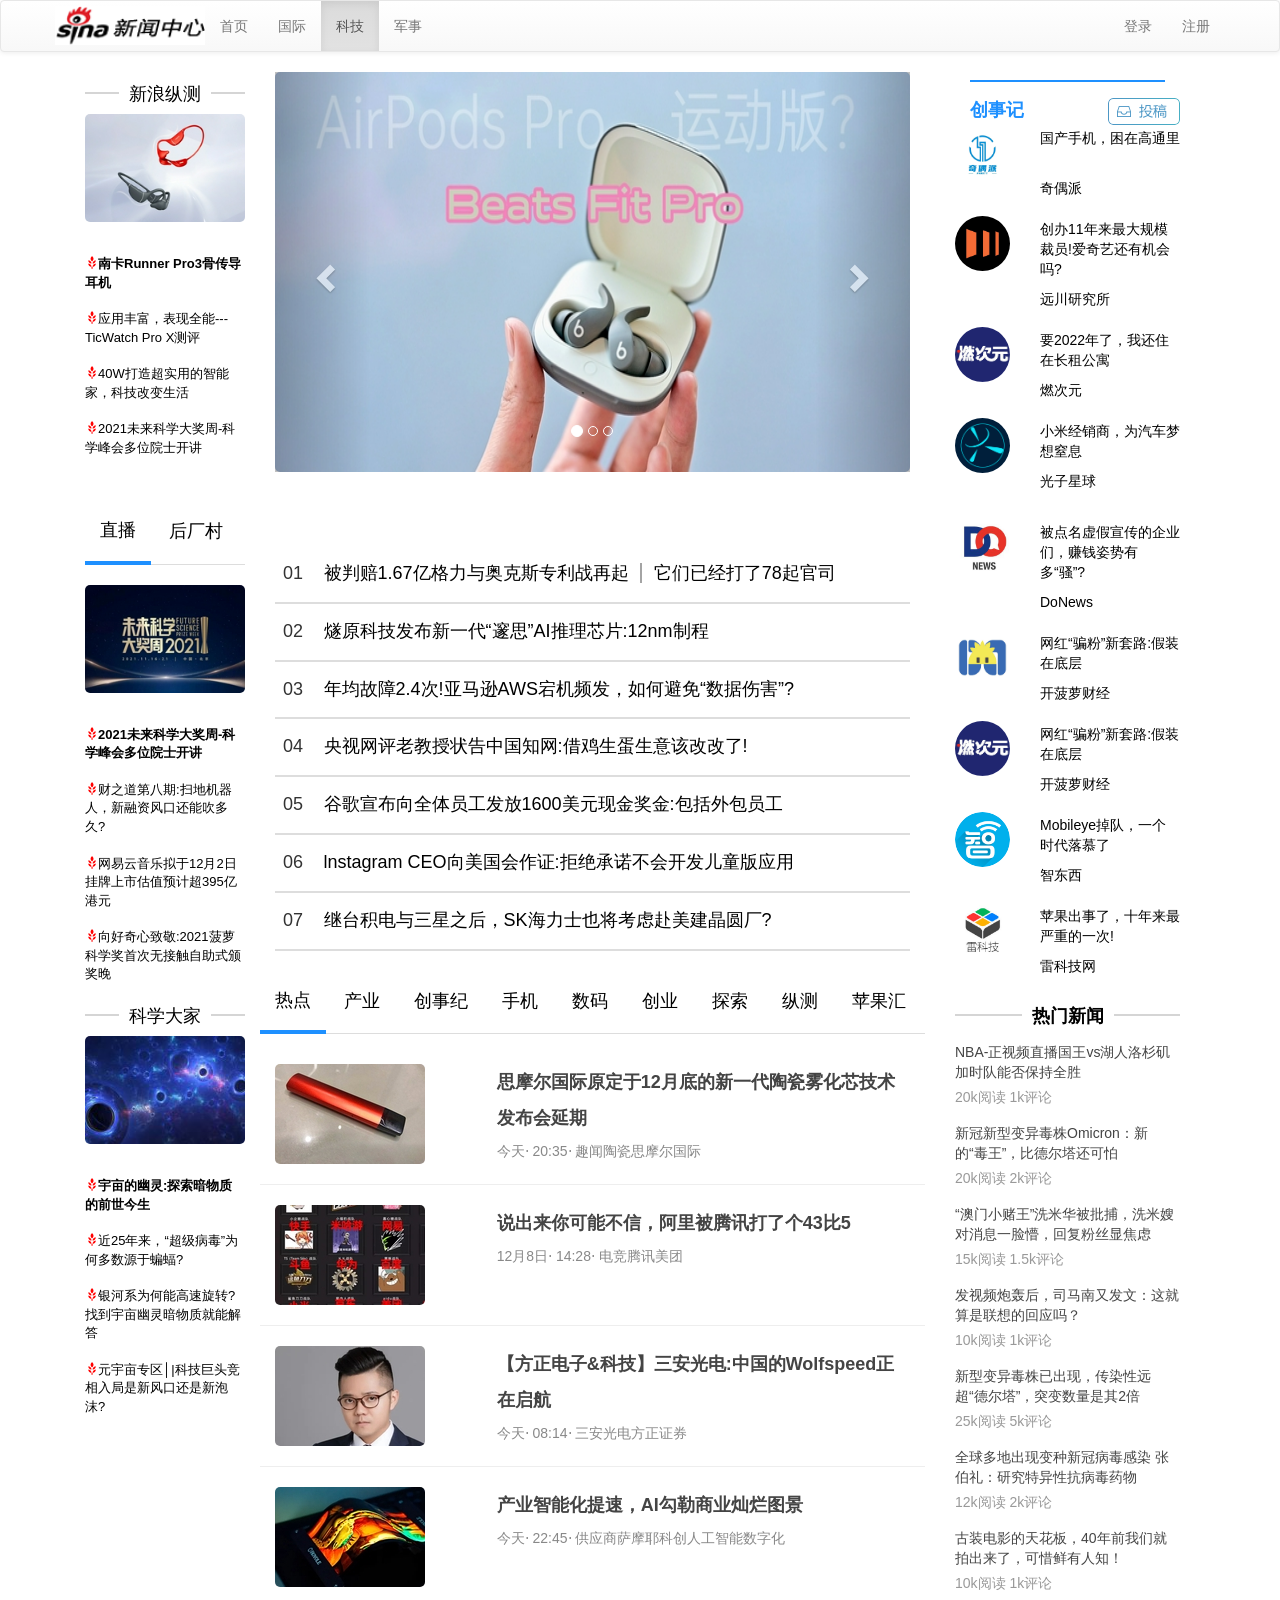
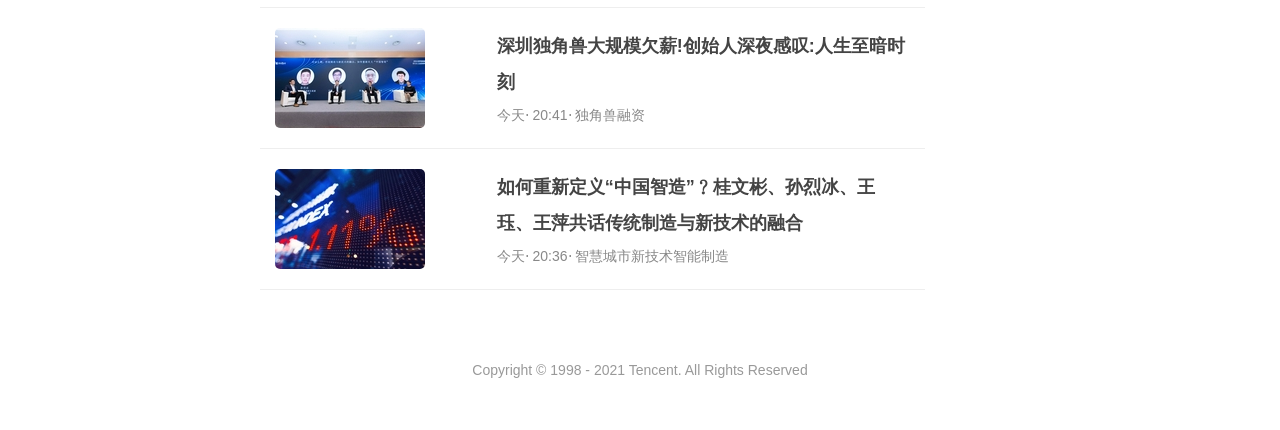
<file: science.html>
<!DOCTYPE html>
<html>

	<head>
		<meta charset="utf-8" />
		<title></title>
		<meta name="viewport" content="width=device-width, initial-scale=1">
		<link rel="stylesheet" type="text/css" href="css/bootstrap.css" />
		<link rel="stylesheet" type="text/css" href="css/bootstrap-theme.css" />
		<link rel="stylesheet" type="text/css" href="css/science.css" />
	</head>

	<body>
		<div class="navbar navbar-default">
			<!--将导航栏设置为默认主题-->
			<div class="container">
				<div class="navbar-header">
					<a href="index.html" class="navbar-brand"></a>
				</div>

				<!--for="toggle-checkbox"将input映射到MENU上    class="visible-xs-inline-block  MENU只有在小尺寸下显示"-->
				<label id="toggle-label" class="visible-xs-inline-block" for="toggle-checkbox">MENU</label>
				<input class="hidden" id="toggle-checkbox" type="checkbox">

				<div class="hidden-xs">
					<!--在最小的时候隐藏-->
					<ul class="nav navbar-nav">
						<li>
							<a href="index.html">首页</a>
						</li>
						<li>
							<a href="domestic.html">国际</a>
						</li>
						<li class="active">
							<a href="science.html">科技</a>
						</li>
						<li>
							<a href="military.html">军事</a>
						</li>
					</ul>
					<ul class="nav navbar-nav navbar-right">
						<li>
							<a href="login.html">登录</a>
						</li>
						<li>
							<a href="signup.html">注册</a>
						</li>
					</ul>
				</div>

			</div>
		</div>

		<div class="container">

			<div class="rows">
				<div class="col-sm-2">
					<!--新浪纵测的实现-->
					<div class="line"><span class="text"><a href="#">新浪纵测</a></span></div>
					<div class="picture">
						<a href="#"><img src="img/nak.jpg" /></a>
					</div>
					<div class="media-body">

						<ul class="nav navbar-nav">
							<a href="#">
								<li class="frint-line"><span class="glyphicon glyphicon-grain " aria-hidden="true"></span>南卡Runner Pro3骨传导耳机</li>
							</a>
							<a href="#">
								<li><span class="glyphicon glyphicon-grain " aria-hidden="true"></span>应用丰富，表现全能---TicWatch Pro X测评</li>
							</a>
							<a href="#">
								<li><span class="glyphicon glyphicon-grain " aria-hidden="true"></span>40W打造超实用的智能家，科技改变生活</li>
							</a>
							<a href="#">
								<li><span class="glyphicon glyphicon-grain " aria-hidden="true"></span>2021未来科学大奖周-科学峰会多位院士开讲</li>
							</a>

						</ul>

					</div>
				</div>

				<!--轮播-->
				<div class="col-sm-7">
					<div id="carousel-example-generic" class="carousel slide" data-ride="carousel">
						<!-- Indicators -->
						<ol class="carousel-indicators">
							<li data-target="#carousel-example-generic" data-slide-to="0" class="active"></li>
							<li data-target="#carousel-example-generic" data-slide-to="1"></li>
							<li data-target="#carousel-example-generic" data-slide-to="2"></li>
						</ol>
						<!-- Wrapper for slides -->
						<div class="carousel-inner" role="listbox">
							<div class="item active">
								<img src="img/c2.jpg" alt="...">
								<div class="carousel-caption">
								</div>
							</div>
							<div class="item">
								<img src="img/c.jpg" alt="...">
								<div class="carousel-caption">
								</div>
							</div>
							<div class="item">
								<img src="img/c3.png" alt="...">
								<div class="carousel-caption">
								</div>
							</div>
						</div>
						<!-- Controls -->
						<a class="left carousel-control" href="#carousel-example-generic" role="button" data-slide="prev">
							<span class="glyphicon glyphicon-chevron-left" aria-hidden="true"></span>
							<span class="sr-only">Previous</span>
						</a>
						<a class="right carousel-control" href="#carousel-example-generic" role="button" data-slide="next">
							<span class="glyphicon glyphicon-chevron-right" aria-hidden="true"></span>
							<span class="sr-only">Next</span>
						</a>
					</div>

				</div>
				<div class="col-sm-3">

					<div class="side-bar-card">
						<div class="card-title hidden-xs">
							<div class="col-xs-12 ">
								<div class="bg-info">
									<ul class="nav navbar-nav">
										<li id="title">创事记</li>
									</ul>
									<ul class="nav navbar-nav navbar-right">
										<a href="#" data-trigger="hover" data-toggle="tooltip" data-placement="left" title="可以进行投稿">
											<li id="title">

												<img src="img/按钮.png" /></label>
											</li>
										</a>
									</ul>
								</div>

							</div>
						</div>

						<div class="card-body">
							<div class="list">
								<div class="items  clearfix">
									<div class="col-xs-4">
										<a href="#" data-trigger="hover" data-toggle="tooltip" data-placement="right" title="奇偶派"><img class="img-circle" src="img/y1.jpg" /></a>
									</div>
									<div class="col-xs-8">
										<div class="theme">
											<p>
												<a href="#">国产手机，困在高通里</a>
											</p>
											<br />
											<p>
												<a href="#">奇偶派</a>
											</p>
										</div>

									</div>
								</div>

								<div class="items  clearfix">
									<div class="col-xs-4">
										<a href="#" data-trigger="hover" data-toggle="tooltip" data-placement="right" title="远川研究所"><img class="img-circle" src="img/y2.jpg" /></a>
									</div>
									<div class="col-xs-8">
										<div class="theme">
											<p>
												<a href="#">创办11年来最大规模裁员!爱奇艺还有机会吗?</a>
											</p>
											<p>
												<a href="#">远川研究所</a>
											</p>
										</div>

									</div>
								</div>

								<div class="items  clearfix">
									<div class="col-xs-4">
										<a href="#" data-trigger="hover" data-toggle="tooltip" data-placement="right" title="燃次元"><img class="img-circle" src="img/y3.jpg" /></a>
									</div>
									<div class="col-xs-8">
										<div class="theme">
											<p>
												<a href="#">要2022年了，我还住在长租公寓</a>
											</p>
											<p>
												<a href="#">燃次元</a>
											</p>
										</div>

									</div>

								</div>

								<div class="items  clearfix">
									<div class="col-xs-4">
										<a href="#" data-trigger="hover" data-toggle="tooltip" data-placement="right" title="光子星球"><img class="img-circle" src="img/4.png" /></a>
									</div>
									<div class="col-xs-8">
										<div class="theme">
											<p>
												<a href="#">小米经销商，为汽车梦想窒息</a>
											</p>
											<p>
												<a href="#">光子星球</a>
											</p>
										</div>

									</div>
								</div>

							</div>
						</div>

					</div>

				</div>

			</div>

			<div class="arrow">
				<div class="col-sm-2">

					<div class="mycontent3 hidden-xs hidden-sm">
						<div class="container-fluid">

							<div class="row">

								<!-- Nav tabs -->
								<ul class="nav nav-tabs" role="tablist">
									<!-- 导航区 -->
									<li role="presentation" class="active">
										<a href="#home" aria-controls="home" role="tab" data-toggle="tab">
											<h4>直播</h4></a>
									</li>
									<li role="presentation">
										<a href="#profile" aria-controls="profile" role="tab" data-toggle="tab">
											<h4>后厂村</h4></a>
									</li>

								</ul>

								<!-- Tab panes -->
								<div class="tab-content">
									<!-- 面板区 -->
									<div role="tabpanel" class="media tab-pane fade in active " id="home">
										<div class="media">
											<a href="#"><img class="center-block" src="img/zb.jpg" /></a>
										</div>
										<div class="media-body">

											<ul class="nav navbar-nav">
												<a href="#">
													<li class="frint-line"><span class="glyphicon glyphicon-grain " aria-hidden="true"></span>2021未来科学大奖周-科学峰会多位院士开讲</li>
												</a>
												<a href="#">
													<li><span class="glyphicon glyphicon-grain " aria-hidden="true"></span>财之道第八期:扫地机器人，新融资风口还能吹多久?</li>
												</a>
												<a href="#">
													<li><span class="glyphicon glyphicon-grain " aria-hidden="true"></span>网易云音乐拟于12月2日挂牌上市估值预计超395亿港元</li>
												</a>
												<a href="#">
													<li><span class="glyphicon glyphicon-grain " aria-hidden="true"></span>向好奇心致敬:2021菠萝科学奖首次无接触自助式颁奖晚</li>
												</a>

											</ul>

										</div>

									</div>

									<div role="tabpanel" class="tab-pane fade" id="profile">
										<div class="media">
											<a href="#"><img class="center-block" src="img/xm.png" /></a>
										</div>
										<div class="media-body">

											<ul class="nav navbar-nav">
												<a href="#">
													<li class="frint-line"><span class="glyphicon glyphicon-grain " aria-hidden="true"></span>小米11开箱评测</li>
												</a>
												<a href="#">
													<li><span class="glyphicon glyphicon-grain " aria-hidden="true"></span>OPPO Reno5 Pro+上手体验</li>
												</a>
												<a href="#">
													<li><span class="glyphicon glyphicon-grain " aria-hidden="true"></span>ThinkPad X1 Nano评测</li>
												</a>
												<a href="#">
													<li><span class="glyphicon glyphicon-grain " aria-hidden="true"></span>华为智选车载智慧屏上手</li>
												</a>
												<a href="#">
													<li class="frint-line"><span class="glyphicon glyphicon-grain " aria-hidden="true"></span>大疆口袋智能小相机Pocket 2上手</li>
												</a>
												<a href="#">
													<li><span class="glyphicon glyphicon-grain " aria-hidden="true"></span>九号卡丁车、X1、亩斯美容仪等着你</li>
												</a>

											</ul>

										</div>

									</div>
								</div>
							</div>
						</div>
					

					<div class="lines"><span class="text"><a href="#">科学大家</a></span></div>
					<div class="picture">
						<a href="#"><img src="img/kex.jpg" /></a>
					</div>
					<div class="media-body">

						<ul class="nav navbar-nav">
							<a href="#">
								<li class="frint-line"><span class="glyphicon glyphicon-grain " aria-hidden="true"></span>宇亩的幽灵:探索暗物质的前世今生</li>
							</a>
							<a href="#">
								<li><span class="glyphicon glyphicon-grain " aria-hidden="true"></span>近25年来，“超级病毒”为何多数源于蝙蝠?</li>
							</a>
							<a href="#">
								<li><span class="glyphicon glyphicon-grain " aria-hidden="true"></span>银河系为何能高速旋转?找到宇亩幽灵暗物质就能解答</li>
							</a>
							<a href="#">
								<li><span class="glyphicon glyphicon-grain " aria-hidden="true"></span>元宇亩专区│|科技巨头竞相入局是新风口还是新泡沫?</li>
							</a>

						</ul>

					</div>
				</div>

			</div>

			<div class="col-sm-7">
				<div class="media-list">

					<table class="table table-responsive ">
						<thead>
							<tr>
								<th>
									<h4>01</h4></th>
								<th>
									<h4><a href="#">被判赔1.67亿格力与奥克斯专利战再起</a>
					&nbsp;&nbsp;&nbsp;<li></li>
					<a href="#">它们已经打了78起官司</a></h4> </th>

							</tr>

							<tr>
								<th>
									<h4>02</h4></th>
								<th>
									<h4><a href="#">燧原科技发布新一代“邃思”AI推理芯片:12nm制程</a></h4></th>

							</tr>
							<tr>
								<th>
									<h4>03</h4></th>
								<th>
									<h4><a href="#">年均故障2.4次!亚马逊AWS宕机频发，如何避免“数据伤害”?</a></h4></th>

							</tr>
							<tr>
								<th>
									<h4>04</h4></th>
								<th>
									<h4><a href="#">央视网评老教授状告中国知网:借鸡生蛋生意该改改了!</a></h4></th>
							</tr>
							<tr>
								<th>
									<h4>05</h4></th>
								<th>
									<h4><a href="#">谷歌宣布向全体员工发放1600美元现金奖金:包括外包员工</a></h4></th>
							</tr>

							<tr>
								<th>
									<h4>06</h4></th>
								<th>
									<h4><a href="#">lnstagram CEO向美国会作证:拒绝承诺不会开发儿童版应用</a></h4></th>
							</tr>
							<tr>
								<th>
									<h4>07</h4></th>
								<th>
									<h4><a href="#">继台积电与三星之后，SK海力士也将考虑赴美建晶圆厂?</a></h4></th>
							</tr>
						</thead>
					</table>

				</div>

				<div class="row  hidden-xs hidden-sm">

					<!-- Nav tabs -->
					<ul class="nav nav-tabs " role="tablist">
						<!-- 导航区 -->
						<li role="presentation" class="active">
							<a href="#hotspot" aria-controls="hotspot" role="tab" data-toggle="tab">
								<h4>热点</h4></a>
						</li>
						<li role="presentation">
							<a href="#Genesis" aria-controls="Genesis" role="tab" data-toggle="tab">
								<h4>产业</h4></a>
						</li>
						<li role="presentation">
							<a href="#industry" aria-controls="industry" role="tab" data-toggle="tab">
								<h4>创事纪</h4></a>
						</li>
						<li role="presentation">
							<a href="#phone" aria-controls="phone" role="tab" data-toggle="tab">
								<h4>手机</h4></a>
						</li>
						<li role="presentation">
							<a href="#Digital" aria-controls="Digital" role="tab" data-toggle="tab">
								<h4>数码</h4></a>
						</li>
						<li role="presentation">
							<a href="#Start" aria-controls="Start" role="tab" data-toggle="tab">
								<h4>创业</h4></a>
						</li>
						<li role="presentation">
							<a href="#explore" aria-controls="explore" role="tab" data-toggle="tab">
								<h4>探索</h4></a>
						</li>
						<li role="presentation">
							<a href="#survey" aria-controls="survey" role="tab" data-toggle="tab">
								<h4>纵测</h4></a>
						</li>
						<li role="presentation">
							<a href="#Apple" aria-controls="Apple" role="tab" data-toggle="tab">
								<h4>苹果汇</h4></a>
						</li>

					</ul>

					<!-- Tab panes -->
					<div class="tab-content">
						<!-- 面板区 -->
						<div role="tabpanel" class="media tab-pane fade in active " id="hotspot">
							<div class="news-list">
								<div class="new-list-item clearfix">
									<!--clearfix清除浮动-->
									<div class="col-xs-4">
										<a href="#"><img src="img/r1.jpg" /></a>
									</div>
									<div class="col-xs-8">
										<a href="#" class="title">思摩尔国际原定于12月底的新一代陶瓷雾化芯技术发布会延期</a>
										<div class="info">
											<span>今天</span>⋅
											<span>20:35</span>⋅
											<sapn>趣闻陶瓷思摩尔国际</sapn>
										</div>
									</div>
								</div>

								<div class="new-list-item clearfix">
									<!--clearfix清除浮动-->
									<div class="col-xs-4">
										<a href="#"><img src="img/r2.jpg" /></a>
									</div>
									<div class="col-xs-8">
										<a href="#" class="title">说出来你可能不信，阿里被腾讯打了个43比5</a>
										<div class="info">
											<span>12月8日</span>⋅
											<span>14:28</span>⋅
											<sapn>电竞腾讯美团</sapn>
										</div>
									</div>
								</div>

								<div class="new-list-item clearfix">
									<!--clearfix清除浮动-->
									<div class="col-xs-4">
										<a href="#"><img src="img/r3.jpg" /></a>
									</div>
									<div class="col-xs-8">
										<a href="#" class="title">【方正电子&科技】三安光电:中国的Wolfspeed正在启航</a>
										<div class="info">
											<span>今天</span>⋅
											<span>08:14</span>⋅
											<sapn>三安光电方正证券</sapn>
										</div>
									</div>
								</div>

								<div class="new-list-item clearfix">
									<!--clearfix清除浮动-->
									<div class="col-xs-4">
										<a href="#"><img src="img/r4.jpg" /></a>
									</div>
									<div class="col-xs-8">
										<a href="#" class="title">产业智能化提速，AI勾勒商业灿烂图景</a>
										<div class="info">
											<span>今天</span>⋅
											<span>22:45</span>⋅
											<sapn>供应商萨摩耶科创人工智能数字化</sapn>
										</div>
									</div>
								</div>

								<div class="new-list-item clearfix">
									<!--clearfix清除浮动-->
									<div class="col-xs-4">
										<a href="#"><img src="img/r5.jpg" /></a>
									</div>
									<div class="col-xs-8">
										<a href="#" class="title">深圳独角兽大规模欠薪!创始人深夜感叹:人生至暗时刻</a>
										<div class="info">
											<span>今天</span>⋅
											<span>20:41</span>⋅
											<sapn>独角兽融资</sapn>
										</div>
									</div>
								</div>

								<div class="new-list-item clearfix">
									<!--clearfix清除浮动-->
									<div class="col-xs-4">
										<a href="#"><img src="img/r6.jpg" /></a>
									</div>
									<div class="col-xs-8">
										<a href="#" class="title">如何重新定义“中国智造”﹖桂文彬、孙烈冰、王珏、王萍共话传统制造与新技术的融合</a>
										<div class="info">
											<span>今天</span>⋅
											<span>20:36</span>⋅
											<sapn>智慧城市新技术智能制造</sapn>
										</div>
									</div>
								</div>
							</div>

						</div>

						<div role="tabpanel" class="tab-pane fade" id="Genesis">
							<div class="news-list">
								<div class="new-list-item clearfix">
									<!--clearfix清除浮动-->
									<div class="col-xs-4">
										<a href="#"><img src="img/cc1.jpg" /></a>
									</div>
									<div class="col-xs-8">
										<a href="#" class="title">Adobe拟收购社交媒体营销公司ContentCal</a>
										<div class="info">
											<span>今天</span>⋅
											<span>21:21</span>⋅
											<sapn>Adobe ContentCal社交媒体营销公司</sapn>
										</div>
									</div>
								</div>

								<div class="new-list-item clearfix">
									<!--clearfix清除浮动-->
									<div class="col-xs-4">
										<a href="#"><img src="img/cc2.jpg" /></a>
									</div>
									<div class="col-xs-8">
										<a href="#" class="title">什么信号?意大利绕过欧盟，对亚马逊罚款12.8亿美元</a>
										<div class="info">
											<span>今天</span>⋅
											<span>21:19</span>⋅
											<sapn>亚马逊意大利罚款</sapn>
										</div>
									</div>
								</div>

								<div class="new-list-item clearfix">
									<!--clearfix清除浮动-->
									<div class="col-xs-4">
										<a href="#"><img src="img/cc3.jpg" /></a>
									</div>
									<div class="col-xs-8">
										<a href="#" class="title">突遭下架!豆瓣今年已被罚20次共计900万元,评论功能已暂停</a>
										<div class="info">
											<span>今天</span>⋅
											<span>21:07</span>⋅
											<sapn>豆瓣下架</sapn>
										</div>
									</div>
								</div>

								<div class="new-list-item clearfix">
									<!--clearfix清除浮动-->
									<div class="col-xs-4">
										<a href="#"><img src="img/cc4.jpg" /></a>
									</div>
									<div class="col-xs-8">
										<a href="#" class="title">"OPPO官宣自研芯片，国产手机四巨头齐聚芯片赛场</a>
										<div class="info">
											<span>今天</span>⋅
											<span>21:06</span>⋅
											<sapn>OPPO自研芯片国产手机</sapn>
										</div>
									</div>
								</div>

								<div class="new-list-item clearfix">
									<!--clearfix清除浮动-->
									<div class="col-xs-4">
										<a href="#"><img src="img/cc5.jpg" /></a>
									</div>
									<div class="col-xs-8">
										<a href="#" class="title">裁员进行时，快手寒冬将至?</a>
										<div class="info">
											<span>今天</span>⋅
											<span>20:48</span>⋅
											<sapn> 快手</sapn>
										</div>
									</div>
								</div>

								<div class="new-list-item clearfix">
									<!--clearfix清除浮动-->
									<div class="col-xs-4">
										<a href="#"><img src="img/cc6.jpg" /></a>
									</div>
									<div class="col-xs-8">
										<a href="#" class="title">现代汽车计划2028年前在印度投资400亿卢布，推出6款电动汽车</a>
										<div class="info">
											<span>今天</span>⋅
											<span>20:41</span>⋅
											<sapn> 现代汽车电动汽车印度</sapn>
										</div>
									</div>
								</div>
							</div>
						</div>

						<div role="tabpanel" class="tab-pane fade" id="industry">
							<div class="news-list">
								<div class="new-list-item clearfix">
									<!--clearfix清除浮动-->
									<div class="col-xs-4">
										<a href="#"><img src="img/j1.jpg" /></a>
									</div>
									<div class="col-xs-8">
										<a href="#" class="title">十字路口的年轻人，选大厂、国企还是公务员?</a>
										<div class="info">
											<span>今天</span>⋅
											<span>15:19</span>⋅
											<sapn>私企公务员互联网国企</sapn>
										</div>
									</div>
								</div>

								<div class="new-list-item clearfix">
									<!--clearfix清除浮动-->
									<div class="col-xs-4">
										<a href="#"><img src="img/j2.jpg" /></a>
									</div>
									<div class="col-xs-8">
										<a href="#" class="title">谷歌2021年用户搜索“热词榜”出炉:新冠、狗狗币、欧洲杯等上榜</a>
										<div class="info">
											<span>今天</span>⋅
											<span>13:06</span>⋅
											<sapn>新冠疫苗欧洲杯新冠肺炎</sapn>
										</div>
									</div>
								</div>

								<div class="new-list-item clearfix">
									<!--clearfix清除浮动-->
									<div class="col-xs-4">
										<a href="#"><img src="img/j3.jpg" /></a>
									</div>
									<div class="col-xs-8">
										<a href="#" class="title">“骗补贴”?不能按时交车?小鹏的年终劫</a>
										<div class="info">
											<span>今天</span>⋅
											<span>12:32</span>⋅
											<sapn>小鹏汽车造车新势力供应链</sapn>
										</div>
									</div>
								</div>

								<div class="new-list-item clearfix">
									<!--clearfix清除浮动-->
									<div class="col-xs-4">
										<a href="#"><img src="img/j4.jpg" /></a>
									</div>
									<div class="col-xs-8">
										<a href="#" class="title">泡泡玛特越来越“重”潮玩需要新故事</a>
										<div class="info">
											<span>今天</span>⋅
											<span>08:39</span>⋅
											<sapn>泡泡玛特盲盒潮玩</sapn>
										</div>
									</div>
								</div>

								<div class="new-list-item clearfix">
									<!--clearfix清除浮动-->
									<div class="col-xs-4">
										<a href="#"><img src="img/j5.jpg" /></a>
									</div>
									<div class="col-xs-8">
										<a href="#" class="title">爱奇艺被曝大裁员被裁者转投短视频</a>
										<div class="info">
											<span>今天</span>⋅
											<span>08:34</span>⋅
											<sapn>爱奇艺短视频长视频裁员</sapn>
										</div>
									</div>
								</div>

								<div class="new-list-item clearfix">
									<!--clearfix清除浮动-->
									<div class="col-xs-4">
										<a href="#"><img src="img/j6.jpg" /></a>
									</div>
									<div class="col-xs-8">
										<a href="#" class="title">苹果出事了，十年来最严重的一次!</a>
										<div class="info">
											<span>12月8日</span>⋅
											<span>21:43</span>⋅
											<sapn>苹果 iPhone13 iPhone</sapn>
										</div>
									</div>
								</div>
							</div>

						</div>

						<div role="tabpanel" class="tab-pane fade" id="phone">
							<div class="news-list">
								<div class="new-list-item clearfix">
									<!--clearfix清除浮动-->
									<div class="col-xs-4">
										<a href="#"><img src="img/sj1.jpg" /></a>
									</div>
									<div class="col-xs-8">
										<a href="#" class="title">Originos Ocean发布会</a>
										<div class="info">
											<span>今天</span>⋅
											<span>18:30</span>⋅
											<sapn>vivo Originos</sapn>
										</div>
									</div>
								</div>

								<div class="new-list-item clearfix">
									<!--clearfix清除浮动-->
									<div class="col-xs-4">
										<a href="#"><img src="img/sj2.jpg" /></a>
									</div>
									<div class="col-xs-8">
										<a href="#" class="title">苹果tvOS 15.2 RC预览版发布</a>
										<div class="info">
											<span>今天</span>⋅
											<span>15:55</span>⋅
											<sapn>苹果apple tv</sapn>
										</div>
									</div>
								</div>

								<div class="new-list-item clearfix">
									<!--clearfix清除浮动-->
									<div class="col-xs-4">
										<a href="#"><img src="img/sj3.jpg" /></a>
									</div>
									<div class="col-xs-8">
										<a href="#" class="title">索尼技术日公布八项“黑科技”</a>
										<div class="info">
											<span>今天</span>⋅
											<span>15:49</span>⋅
											<sapn>索尼分辨率VR图像</sapn>
										</div>
									</div>
								</div>

								<div class="new-list-item clearfix">
									<!--clearfix清除浮动-->
									<div class="col-xs-4">
										<a href="#"><img src="img/sj4.jpg" /></a>
									</div>
									<div class="col-xs-8">
										<a href="#" class="title">郭明琪预测:苹果AR/MR头显采用关键人机接口设计</a>
										<div class="info">
											<span>今天</span>⋅
											<span>15:43</span>⋅
											<sapn>设计AR iPhone郭明簇苹果</sapn>
										</div>
									</div>
								</div>

								<div class="new-list-item clearfix">
									<!--clearfix清除浮动-->
									<div class="col-xs-4">
										<a href="#"><img src="img/sj5.jpg" /></a>
									</div>
									<div class="col-xs-8">
										<a href="#" class="title">小米MIX FOLD 2曝光:内外屏均支持高刷新率</a>
										<div class="info">
											<span>今天</span>⋅
											<span>15:26</span>⋅
											<sapn>小米MIX FOLD 2</sapn>
										</div>
									</div>
								</div>

								<div class="new-list-item clearfix">
									<!--clearfix清除浮动-->
									<div class="col-xs-4">
										<a href="#"><img src="img/sj6.jpg" /></a>
									</div>
									<div class="col-xs-8">
										<a href="#" class="title">手感更轻薄，vivo被忽视的旗舰手机，了解一下</a>
										<div class="info">
											<span>今天</span>⋅
											<span>12:50</span>⋅
											<sapn>vivo</sapn>
										</div>
									</div>
								</div>
							</div>

						</div>

						<div role="tabpanel" class="tab-pane fade" id="Digital">
							<div class="news-list">
								<div class="new-list-item clearfix">
									<!--clearfix清除浮动-->
									<div class="col-xs-4">
										<a href="#"><img src="img/m1.jpg" /></a>
									</div>
									<div class="col-xs-8">
										<a href="#" class="title">即拆即装，极速切换:Ulanzi小隼快装板</a>
										<div class="info">
											<span>今天</span>⋅
											<span>13:25</span>⋅
											<sapn>Ulanzi 摄影云台</sapn>
										</div>
									</div>
								</div>

								<div class="new-list-item clearfix">
									<!--clearfix清除浮动-->
									<div class="col-xs-4">
										<a href="#"><img src="img/m2.jpg" /></a>
									</div>
									<div class="col-xs-8">
										<a href="#" class="title">4K 60P 10bit视频索尼A6600后续产品预测</a>
										<div class="info">
											<span>今天</span>⋅
											<span>07:03</span>⋅
											<sapn>索尼A A6600</sapn>
										</div>
									</div>
								</div>

								<div class="new-list-item clearfix">
									<!--clearfix清除浮动-->
									<div class="col-xs-4">
										<a href="#"><img src="img/m3.jpg" /></a>
									</div>
									<div class="col-xs-8">
										<a href="#" class="title">高速高画质的专业机速度专微佳能EOS R3评测</a>
										<div class="info">
											<span>今天</span>⋅
											<span>06:57</span>⋅
											<sapn>佳能EOS R3</sapn>
										</div>
									</div>
								</div>

								<div class="new-list-item clearfix">
									<!--clearfix清除浮动-->
									<div class="col-xs-4">
										<a href="#"><img src="img/m4.jpg" /></a>
									</div>
									<div class="col-xs-8">
										<a href="#" class="title">全画幅新基准2.0索尼Alpha 7 lV评测</a>
										<div class="info">
											<span>今天</span>⋅
											<span>06:50</span>⋅
											<sapn>索尼Alpha 7 lV</sapn>
										</div>
									</div>
								</div>

								<div class="new-list-item clearfix">
									<!--clearfix清除浮动-->
									<div class="col-xs-4">
										<a href="#"><img src="img/m5.jpg" /></a>
									</div>
									<div class="col-xs-8">
										<a href="#" class="title">尼克尔Z24-120mm f4 S评测:天涯头来了!</a>
										<div class="info">
											<span>今天</span>⋅
											<span>06:42</span>⋅
											<sapn>配件尼康镜头</sapn>
										</div>
									</div>
								</div>

								<div class="new-list-item clearfix">
									<!--clearfix清除浮动-->
									<div class="col-xs-4">
										<a href="#"><img src="img/m6.jpg" /></a>
									</div>
									<div class="col-xs-8">
										<a href="#" class="title">徕卡M11将有“重大”突破:竟内置储存空间?</a>
										<div class="info">
											<span>今天</span>⋅
											<span>06:38</span>⋅
											<sapn>徕卡存储卡空间设计</sapn>
										</div>
									</div>
								</div>
							</div>

						</div>

						<div role="tabpanel" class="tab-pane fade" id="Start">
							<div class="news-list">
								<div class="new-list-item clearfix">
									<!--clearfix清除浮动-->
									<div class="col-xs-4">
										<a href="#"><img src="img/cy1.jpg" /></a>
									</div>
									<div class="col-xs-8">
										<a href="#" class="title">XSKY星辰天合宣布完成4亿元F轮融资源码资本参投</a>
										<div class="info">
											<span>12月8日</span>⋅
											<span>10:18</span>⋅
											<sapn>源码资本融资XSKY星辰天合</sapn>
										</div>
									</div>
								</div>

								<div class="new-list-item clearfix">
									<!--clearfix清除浮动-->
									<div class="col-xs-4">
										<a href="#"><img src="img/cy2.jpg" /></a>
									</div>
									<div class="col-xs-8">
										<a href="#" class="title">北京PE/VC份额转让试点一年交易规模达10.39亿元</a>
										<div class="info">
											<span>12月7日</span>⋅
											<span>08:05</span>⋅
											<sapn> PE VC私募股权</sapn>
										</div>
									</div>
								</div>

								<div class="new-list-item clearfix">
									<!--clearfix清除浮动-->
									<div class="col-xs-4">
										<a href="#"><img src="img/cy3.jpg" /></a>
									</div>
									<div class="col-xs-8">
										<a href="#" class="title">商汤IPO:估值130亿美元，涉及近40家机构，但未必人人赚钱</a>
										<div class="info">
											<span>12月2日</span>⋅
											<span>16:19</span>⋅
											<sapn> 商汤科技独角兽融瓷IPO人工智能</sapn>
										</div>
									</div>
								</div>

								<div class="new-list-item clearfix">
									<!--clearfix清除浮动-->
									<div class="col-xs-4">
										<a href="#"><img src="img/cy4.jpg" /></a>
									</div>
									<div class="col-xs-8">
										<a href="#" class="title">比亚迪冲高梦:前路未知，变数依旧</a>
										<div class="info">
											<span>12月2日</span>⋅
											<span>14:39</span>⋅
											<sapn>比亚迪高端品牌车企</sapn>
										</div>
									</div>
								</div>

								<div class="new-list-item clearfix">
									<!--clearfix清除浮动-->
									<div class="col-xs-4">
										<a href="#"><img src="img/cy5.jpg" /></a>
									</div>
									<div class="col-xs-8">
										<a href="#" class="title">书店活不下去，但「笃屋」可以</a>
										<div class="info">
											<span>12月1日</span>⋅
											<span>17:11</span>⋅
											<sapn>网红书店芎屋书店会员体系</sapn>
										</div>
									</div>
								</div>

								<div class="new-list-item clearfix">
									<!--clearfix清除浮动-->
									<div class="col-xs-4">
										<a href="#"><img src="img/cy6.jpg" /></a>
									</div>
									<div class="col-xs-8">
										<a href="#" class="title">中国企业界的年度思考:重估边界</a>
										<div class="info">
											<span>12月1日</span>⋅
											<span>13:37</span>⋅
											<sapn>科技创新企业家</sapn>
										</div>
									</div>
								</div>
							</div>

						</div>

						<div role="tabpanel" class="tab-pane fade" id="explore">
							<div class="news-list">
								<div class="new-list-item clearfix">
									<!--clearfix清除浮动-->
									<div class="col-xs-4">
										<a href="#"><img src="img/t1.jpg" /></a>
									</div>
									<div class="col-xs-8">
										<a href="#" class="title">老兵不死，哈勃太空望远镜重新上线!</a>
										<div class="info">
											<span>今天</span>⋅
											<span>11:27</span>⋅
											<sapn>哈勃NASA</sapn>
										</div>
									</div>
								</div>

								<div class="new-list-item clearfix">
									<!--clearfix清除浮动-->
									<div class="col-xs-4">
										<a href="#"><img src="img/t2.jpg" /></a>
									</div>
									<div class="col-xs-8">
										<a href="#" class="title">美“专家”大忽悠：中国这种攻击会导致大停电，“造成90%人口死亡”</a>
										<div class="info">
											<span>环球网</span>⋅
											<span>20k阅读</span>⋅
											<sapn>7分钟前</sapn>
										</div>
									</div>
								</div>

								<div class="new-list-item clearfix">
									<!--clearfix清除浮动-->
									<div class="col-xs-4">
										<a href="#"><img src="img/t3.jpg" /></a>
									</div>
									<div class="col-xs-8">
										<a href="#" class="title">我们知道时间将如何结束，但时间是如何开始的?</a>
										<div class="info">
											<span>今天</span>⋅
											<span>11:21</span>⋅
											<sapn>宇亩</sapn>
										</div>
									</div>
								</div>

								<div class="new-list-item clearfix">
									<!--clearfix清除浮动-->
									<div class="col-xs-4">
										<a href="#"><img src="img/t4.jpg" /></a>
									</div>
									<div class="col-xs-8">
										<a href="#" class="title">灵魂出窍?其实也没啥大不了~</a>
										<div class="info">
											<span>今天</span>⋅
											<span>10:14</span>⋅
											<sapn>灵魂出窍</sapn>
										</div>
									</div>
								</div>

								<div class="new-list-item clearfix">
									<!--clearfix清除浮动-->
									<div class="col-xs-4">
										<a href="#"><img src="img/t5.jpg" /></a>
									</div>
									<div class="col-xs-8">
										<a href="#" class="title">如果外星人是硅基生命，要如何寻找它们?</a>
										<div class="info">
											<span>今天</span>⋅
											<span>09:31</span>⋅
											<sapn>硅基生命</sapn>
										</div>
									</div>
								</div>

								<div class="new-list-item clearfix">
									<!--clearfix清除浮动-->
									<div class="col-xs-4">
										<a href="#"><img src="img/t6.jpg" /></a>
									</div>
									<div class="col-xs-8">
										<a href="#" class="title">把目光移开片刻，也许更有利于交流?</a>
										<div class="info">
											<span>今天</span>⋅
											<span>09:52</span>⋅
											<sapn>交流</sapn>
										</div>
									</div>
								</div>
							</div>

						</div>
						<div role="tabpanel" class="tab-pane fade" id="survey">
							<div class="news-list">
								<div class="new-list-item clearfix">
									<!--clearfix清除浮动-->
									<div class="col-xs-4">
										<a href="#"><img src="img/z1.jpg" /></a>
									</div>
									<div class="col-xs-8">
										<a href="#" class="title">即拆即装，极速切换:Ulanzi小隼快装板</a>
										<div class="info">
											<span>今天</span>⋅
											<span>13:25</span>⋅
											<sapn>Ulanzi摄影云台</sapn>
										</div>
									</div>
								</div>

								<div class="new-list-item clearfix">
									<!--clearfix清除浮动-->
									<div class="col-xs-4">
										<a href="#"><img src="img/z2.jpg" /></a>
									</div>
									<div class="col-xs-8">
										<a href="#" class="title">用了1个月，分享下感受，OPPO Watch 2体验</a>
										<div class="info">
											<span>今天</span>⋅
											<span>16:01</span>⋅
											<sapn>微信OPPO</sapn>
										</div>
									</div>
								</div>

								<div class="new-list-item clearfix">
									<!--clearfix清除浮动-->
									<div class="col-xs-4">
										<a href="#"><img src="img/z3.jpg" /></a>
									</div>
									<div class="col-xs-8">
										<a href="#" class="title">三亚度假，应该如何选湾选酒店?</a>
										<div class="info">
											<span>今天</span>⋅
											<span>07:46</span>⋅
											<sapn>三亚市</sapn>
										</div>
									</div>
								</div>

								<div class="new-list-item clearfix">
									<!--clearfix清除浮动-->
									<div class="col-xs-4">
										<a href="#"><img src="img/z4.jpg" /></a>
									</div>
									<div class="col-xs-8">
										<a href="#" class="title">远程控制+开机一步到位，向日葵智能插座C2</a>
										<div class="info">
											<span>12月8日</span>⋅
											<span>17:12</span>⋅
											<sapn>电脑电器智能插座</sapn>
										</div>
									</div>
								</div>

								<div class="new-list-item clearfix">
									<!--clearfix清除浮动-->
									<div class="col-xs-4">
										<a href="#"><img src="img/z5.jpg" /></a>
									</div>
									<div class="col-xs-8">
										<a href="#" class="title">万万没想到，它也会翻车?双十二猫粮囤货</a>
										<div class="info">
											<span>12月8日</span>⋅
											<span>12:31</span>⋅
											<sapn>美国</sapn>
										</div>
									</div>
								</div>

								<div class="new-list-item clearfix">
									<!--clearfix清除浮动-->
									<div class="col-xs-4">
										<a href="#"><img src="img/z6.jpg" /></a>
									</div>
									<div class="col-xs-8">
										<a href="#" class="title">绝佳游戏伴侣，莫比乌斯EX2710S显示器体验</a>
										<div class="info">
											<span>12月8日</span>⋅
											<span>09:59</span>⋅
											<sapn>XBOX</sapn>
										</div>
									</div>
								</div>
							</div>

						</div>
						<div role="tabpanel" class="tab-pane fade" id="Apple">
							<div class="news-list">
								<div class="new-list-item clearfix">
									<!--clearfix清除浮动-->
									<div class="col-xs-4">
										<a href="#"><img src="img/p1.jpg" /></a>
									</div>
									<div class="col-xs-8">
										<a href="#" class="title">涨价，苹果宣布土耳其App Store即将实行价格调整</a>
										<div class="info">
											<span>今天</span>⋅
											<span>08:45</span>⋅
											<sapn>苹果 App Store</sapn>
										</div>
									</div>
								</div>

								<div class="new-list-item clearfix">
									<!--clearfix清除浮动-->
									<div class="col-xs-4">
										<a href="#"><img src="img/p2.jpg" /></a>
									</div>
									<div class="col-xs-8">
										<a href="#" class="title">mini版被砍掉，曝iPhone 14 Pro/Pro Max采用打孔显示屏</a>
										<div class="info">
											<span>今天</span>⋅
											<span>09:01</span>⋅
											<sapn>苹果iPhone</sapn>
										</div>
									</div>
								</div>

								<div class="new-list-item clearfix">
									<!--clearfix清除浮动-->
									<div class="col-xs-4">
										<a href="#"><img src="img/sj2.jpg" /></a>
									</div>
									<div class="col-xs-8">
										<a href="#" class="title">苹果tvOs 15.2 RC预览版发布</a>
										<div class="info">
											<span>今天</span>⋅
											<span>15:55</span>⋅
											<sapn>苹果apple tv</sapn>
										</div>
									</div>
								</div>

								<div class="new-list-item clearfix">
									<!--clearfix清除浮动-->
									<div class="col-xs-4">
										<a href="#"><img src="img/sj4.jpg" /></a>
									</div>
									<div class="col-xs-8">
										<a href="#" class="title">郭明琪预测:苹果AR/MR头显采用关键人机接口设计</a>
										<div class="info">
											<span>今天</span>⋅
											<span>15:43</span>⋅
											<sapn>设计AR iPhone郭明麒苹果</sapn>
										</div>
									</div>
								</div>

								<div class="new-list-item clearfix">
									<!--clearfix清除浮动-->
									<div class="col-xs-4">
										<a href="#"><img src="img/p1.jpg" /></a>
									</div>
									<div class="col-xs-8">
										<a href="#" class="title">iPhone 14系列或将采用挖孔屏设计新晋旗舰值得期待</a>
										<div class="info">
											<span>今天</span>⋅
											<span>14:44</span>⋅
											<sapn>iPhone挖孔屏</sapn>
										</div>
									</div>
								</div>

								<div class="new-list-item clearfix">
									<!--clearfix清除浮动-->
									<div class="col-xs-4">
										<a href="#"><img src="img/sj5.jpg" /></a>
									</div>
									<div class="col-xs-8">
										<a href="#" class="title">郭明琪预测:苹果AR/MR头显采用关键人机接口设计</a>
										<div class="info">
											<span>今天</span>⋅
											<span>5:43</span>⋅
											<sapn>设计AR iPhone郭明麒苹果</sapn>
										</div>
									</div>
								</div>
							</div>

						</div>

					</div>
				</div>

			</div>
			<div class="col-sm-3">

				<div class="side-bar-card">

					<div class="card-body">
						<div class="list">
							<div class="items  clearfix">
								<div class="col-xs-4">
									<a href="#" data-trigger="hover" data-toggle="tooltip" data-placement="right" title="DoNews"><img class="img-circle" src="img/y6.jpg" /></a>
								</div>
								<div class="col-xs-8">
									<div class="theme">
										<p>
											<a href="#">被点名虚假宣传的企业们，赚钱姿势有多“骚”?</a>
										</p>
										<p>
											<a href="#">DoNews</a>
										</p>
									</div>

								</div>
							</div>

							<div class="items  clearfix">
								<div class="col-xs-4">
									<a href="#" data-trigger="hover" data-toggle="tooltip" data-placement="right" title="开菠萝财经"><img class="img-circle" src="img/y7.jpg" /></a>
								</div>
								<div class="col-xs-8">
									<div class="theme">
										<p>
											<a href="#">网红“骗粉”新套路:假装在底层</a>
										</p>
										<p>
											<a href="#">开菠萝财经</a>
										</p>
									</div>

								</div>
							</div>

							<div class="items  clearfix">
								<div class="col-xs-4">
									<a href="#" data-trigger="hover" data-toggle="tooltip" data-placement="right" title="开菠萝财经"><img class="img-circle" src="img/y3.jpg" /></a>
								</div>
								<div class="col-xs-8">
									<div class="theme">
										<p>
											<a href="#">网红“骗粉”新套路:假装在底层</a>
										</p>
										<p>
											<a href="#">开菠萝财经</a>
										</p>
									</div>

								</div>
							</div>

							<div class="items  clearfix">
								<div class="col-xs-4">
									<a href="#" data-trigger="hover" data-toggle="tooltip" data-placement="right" title="智东西"><img class="img-circle" src="img/y5.jpg" /></a>
								</div>
								<div class="col-xs-8">
									<div class="theme">
										<p>
											<a href="#">Mobileye掉队，一个时代落慕了</a>
										</p>
										<p>
											<a href="#">智东西</a>
										</p>
									</div>

								</div>
							</div>

						<div class="items  clearfix">
								<div class="col-xs-4">
									<a href="#" data-trigger="hover" data-toggle="tooltip" data-placement="right" title="雷科技网"><img class="img-circle" src="img/y.jpg" /></a>
								</div>
								<div class="col-xs-8">
									<div class="theme">
										<p>
											<a href="#">苹果出事了，十年来最严重的一次!</a>
										</p>
										<p>
											<a href="#">雷科技网</a>
										</p>
									</div>

								</div>
							</div>

						
						</div>
					</div>

				</div>
				
				<div class="side-bar-card">
						<div class="card-title">
							<div class="line"><span class="text"><a href="#">热门新闻</a></span></div>
						</div>
						<div class="card-body">
							<div class="list">
								<div class="item">
									<a href="#" class="title">NBA-正视频直播国王vs湖人洛杉矶加时队能否保持全胜 </a>
									<div class="desc">20k阅读 1k评论</div>
								</div>
								<div class="item">
									<a href="#" class="title">新冠新型变异毒株Omicron：新的“毒王”，比德尔塔还可怕 </a>
									<div class="desc">20k阅读 2k评论</div>
								</div>
								<div class="item">
									<a href="#" class="title">“澳门小赌王”洗米华被批捕，洗米嫂对消息一脸懵，回复粉丝显焦虑 </a>
									<div class="desc">15k阅读 1.5k评论</div>
								</div>
								<div class="item">
									<a href="#" class="title">发视频炮轰后，司马南又发文：这就算是联想的回应吗？ </a>
									<div class="desc">10k阅读 1k评论</div>
								</div>
								<div class="item">
									<a href="#" class="title">新型变异毒株已出现，传染性远超“德尔塔”，突变数量是其2倍 </a>
									<div class="desc">25k阅读 5k评论</div>
								</div>
								<div class="item">
									<a href="#" class="title">全球多地出现变种新冠病毒感染 张伯礼：研究特异性抗病毒药物 </a>
									<div class="desc">12k阅读 2k评论</div>
								</div>
								<div class="item">
									<a href="#" class="title">古装电影的天花板，40年前我们就拍出来了，可惜鲜有人知！ </a>
									<div class="desc">10k阅读 1k评论</div>
								</div>
							</div>
						</div>
					</div>

				
			</div>

		</div>

		</div>
		<div class="footer">
			Copyright © 1998 - 2021 Tencent. All Rights Reserved
		</div>
	</body>

	<script src="js/jquery-1.9.1.min.js" type="text/javascript"></script>
	<script src="js/bootstrap.js" type="text/javascript"></script>
	<script src="js/sicence.js" type="text/javascript"></script>

</html>
</file>
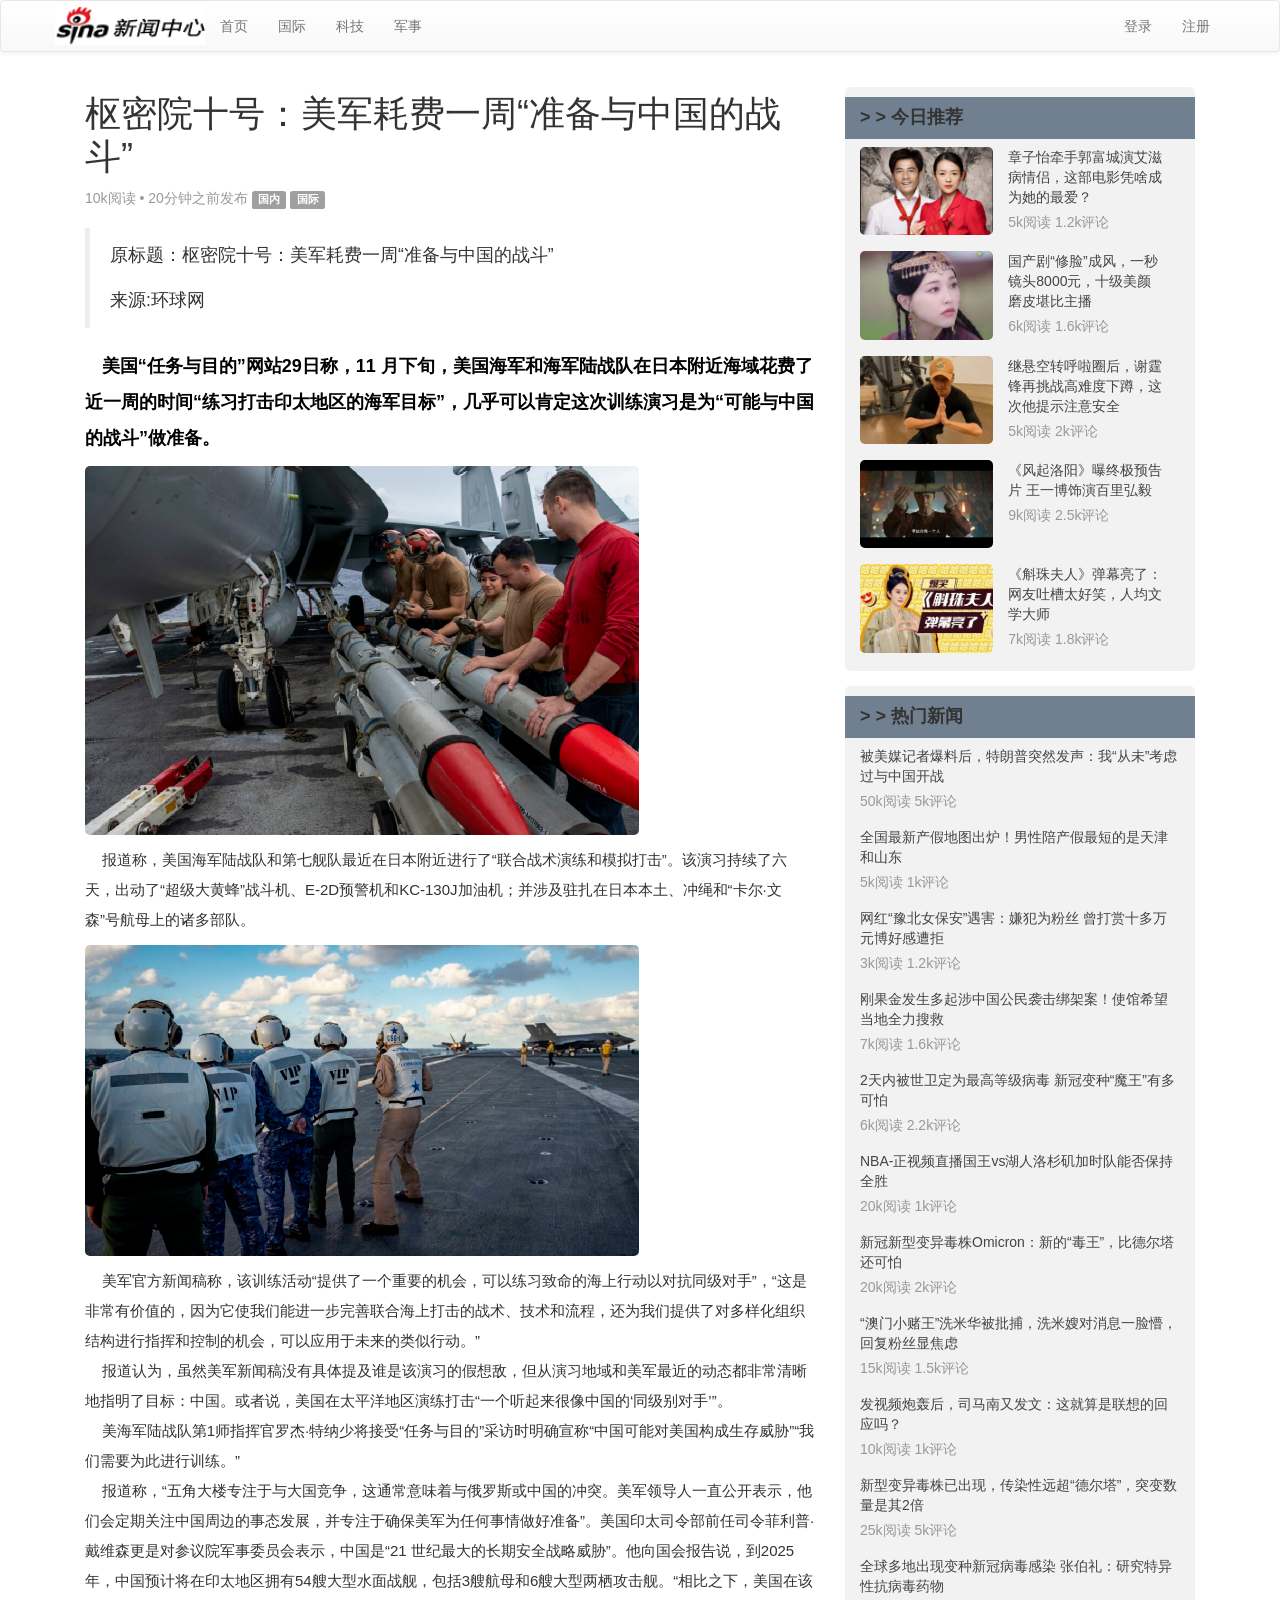
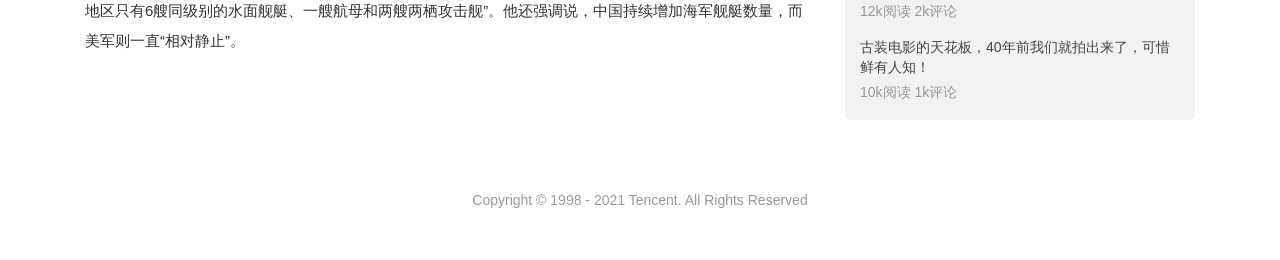
<file: six.html>
<!DOCTYPE html>
<html>
	<head>
		<meta charset="utf-8" />
		<title></title>
		<meta name="viewport" content="width=device-width, initial-scale=1">
		<link rel="stylesheet" type="text/css" href="css/bootstrap.css"/>
		<link rel="stylesheet" type="text/css" href="css/bootstrap-theme.css"/>
		<link rel="stylesheet" type="text/css" href="css/main.css"/>
	</head>
	<body>
		<div class="navbar navbar-default">			<!--将导航栏设置为默认主题-->
			<div class="container">
			<div class="navbar-header">
				<a href="index.html" class="navbar-brand"></a>
			</div>
			<label id="toggle-label" class="visible-xs-inline-block" for="toggle-checkbox">MENU</label>
            <input class="hidden" id="toggle-checkbox" type="checkbox">
			<div class="hidden-xs">
        <ul class="nav navbar-nav">
          <li><a href="index.html">首页</a></li>
          <li><a href="domestic.html">国际</a></li>
          <li><a href="science.html">科技</a></li>
          <li><a href="military.html">军事</a></li>
        </ul>
        <ul class="nav navbar-nav navbar-right">
          <li><a href="login.html">登录</a></li>
          <li><a href="signup.html">注册</a></li>
        </ul>
      </div>
	</div>
	</div>
		
	<div class="container">
		<div class="col-md-8">
			<h1 class="news-list">枢密院十号：美军耗费一周“准备与中国的战斗”</h1>
			<div class="news-status">10k阅读 • 20分钟之前发布
			<div class="label label-default">国内</div>   
			<div class="label label-default">国际</div>
			</div>
			
			<div class="news-content">
				<blockquote>
          <p>原标题：枢密院十号：美军耗费一周“准备与中国的战斗”</p>
          <p>来源:环球网</p>
       </blockquote>
        <div>&nbsp;&nbsp;&nbsp;&nbsp;<strong>美国“任务与目的”网站29日称，11 月下旬，美国海军和海军陆战队在日本附近海域花费了近一周的时间“练习打击印太地区的海军目标”，几乎可以肯定这次训练演习是为“可能与中国的战斗”做准备。</strong>
        </div>
        <img src="img/6-1.png"/>
        <div>&nbsp;&nbsp;&nbsp;&nbsp;报道称，美国海军陆战队和第七舰队最近在日本附近进行了“联合战术演练和模拟打击”。该演习持续了六天，出动了“超级大黄蜂”战斗机、E-2D预警机和KC-130J加油机；并涉及驻扎在日本本土、冲绳和“卡尔·文森”号航母上的诸多部队。
        </div>
        <img src="img/mei.png"/>
        <div>&nbsp;&nbsp;&nbsp;&nbsp;美军官方新闻稿称，该训练活动“提供了一个重要的机会，可以练习致命的海上行动以对抗同级对手”，“这是非常有价值的，因为它使我们能进一步完善联合海上打击的战术、技术和流程，还为我们提供了对多样化组织结构进行指挥和控制的机会，可以应用于未来的类似行动。”
        </div>
        <div>&nbsp;&nbsp;&nbsp;&nbsp;报道认为，虽然美军新闻稿没有具体提及谁是该演习的假想敌，但从演习地域和美军最近的动态都非常清晰地指明了目标：中国。或者说，美国在太平洋地区演练打击“一个听起来很像中国的‘同级别对手’”。</div>
        <div>&nbsp;&nbsp;&nbsp;&nbsp;美海军陆战队第1师指挥官罗杰·特纳少将接受“任务与目的”采访时明确宣称“中国可能对美国构成生存威胁”“我们需要为此进行训练。”</div>
       
        <div>&nbsp;&nbsp;&nbsp;&nbsp;报道称，“五角大楼专注于与大国竞争，这通常意味着与俄罗斯或中国的冲突。美军领导人一直公开表示，他们会定期关注中国周边的事态发展，并专注于确保美军为任何事情做好准备”。美国印太司令部前任司令菲利普·戴维森更是对参议院军事委员会表示，中国是“21 世纪最大的长期安全战略威胁”。他向国会报告说，到2025年，中国预计将在印太地区拥有54艘大型水面战舰，包括3艘航母和6艘大型两栖攻击舰。“相比之下，美国在该地区只有6艘同级别的水面舰艇、一艘航母和两艘两栖攻击舰”。他还强调说，中国持续增加海军舰艇数量，而美军则一直“相对静止”。
        </div>
        
        
			</div>
		</div>
		<div class="col-md-4">
			<div class="side-bar-card">
				<div class="card-title">>&nbsp;>&nbsp;今日推荐</div>
				<div class="card-body">
					<div class="list">
						<div class="item  clearfix">
							<div class="col-xs-5 no-padding-h">
								<img src="img/6-2.jpg"/>
							</div>
					<div class="col-xs-7">
						<div class="title">章子怡牵手郭富城演艾滋病情侣，这部电影凭啥成为她的最爱？</div>
						<div class="desc">5k阅读  1.2k评论</div>
					</div>
						</div>
						
						<div class="item  clearfix">
							<div class="col-xs-5 no-padding-h">
								<img src="img/6-3.jpg"/>
							</div>
					<div class="col-xs-7">
						<div class="title">国产剧“修脸”成风，一秒镜头8000元，十级美颜磨皮堪比主播</div>
						<div class="desc">6k阅读  1.6k评论</div>
					</div>
						</div>
						
						<div class="item  clearfix">
							<div class="col-xs-5 no-padding-h">
								<img src="img/6-4.jpg"/>
							</div>
					<div class="col-xs-7">
						<div class="title">继悬空转呼啦圈后，谢霆锋再挑战高难度下蹲，这次他提示注意安全</div>
						<div class="desc">5k阅读  2k评论</div>
					</div>
						</div>
						
						<div class="item  clearfix">
							<div class="col-xs-5 no-padding-h">
								<img src="img/6-5.jpg"/>
							</div>
					<div class="col-xs-7">
						<div class="title">《风起洛阳》曝终极预告片 王一博饰演百里弘毅</div>
						<div class="desc">9k阅读  2.5k评论</div>
					</div>
						</div>
						
						<div class="item  clearfix">
							<div class="col-xs-5 no-padding-h">
								<img src="img/6-6.jpg"/>
							</div>
					<div class="col-xs-7">
						<div class="title">《斛珠夫人》弹幕亮了：网友吐槽太好笑，人均文学大师</div>
						<div class="desc">7k阅读  1.8k评论</div>
					</div>
						</div>
						
					</div>
				</div>
			</div>
			
			<div class="side-bar-card">
          <div class="card-title">>&nbsp;>&nbsp;热门新闻</div>
          <div class="card-body">
            <div class="list">
              <div class="item">
                <a href="#" class="title">被美媒记者爆料后，特朗普突然发声：我“从未”考虑过与中国开战</a>
                <div class="desc">50k阅读 5k评论</div>
              </div>
              <div class="item">
                <a href="#" class="title">全国最新产假地图出炉！男性陪产假最短的是天津和山东</a>
                <div class="desc">5k阅读 1k评论</div>
              </div>
              <div class="item">
                <a href="#" class="title">网红“豫北女保安”遇害：嫌犯为粉丝 曾打赏十多万元博好感遭拒</a>
                <div class="desc">3k阅读 1.2k评论</div>
              </div>
              <div class="item">
                <a href="#" class="title">刚果金发生多起涉中国公民袭击绑架案！使馆希望当地全力搜救</a>
                <div class="desc">7k阅读 1.6k评论</div>
              </div>
              <div class="item">
                <a href="#" class="title">2天内被世卫定为最高等级病毒 新冠变种“魔王”有多可怕</a>
                <div class="desc">6k阅读 2.2k评论</div>
              </div>
              <div class="item">
                <a href="#" class="title">NBA-正视频直播国王vs湖人洛杉矶加时队能否保持全胜 </a>
                <div class="desc">20k阅读 1k评论</div>
              </div>
              <div class="item">
              	<a href="#" class="title">新冠新型变异毒株Omicron：新的“毒王”，比德尔塔还可怕 </a>
                <div class="desc">20k阅读 2k评论</div>
              </div>
              <div class="item">
                <a href="#" class="title">“澳门小赌王”洗米华被批捕，洗米嫂对消息一脸懵，回复粉丝显焦虑 </a>
                <div class="desc">15k阅读 1.5k评论</div>
              </div>
              <div class="item">
                <a href="#" class="title">发视频炮轰后，司马南又发文：这就算是联想的回应吗？ </a>
                <div class="desc">10k阅读 1k评论</div>
              </div>
              <div class="item">
                <a href="#" class="title">新型变异毒株已出现，传染性远超“德尔塔”，突变数量是其2倍 </a>
                <div class="desc">25k阅读 5k评论</div>
              </div>
              <div class="item">
                <a href="#" class="title">全球多地出现变种新冠病毒感染 张伯礼：研究特异性抗病毒药物 </a>
                <div class="desc">12k阅读 2k评论</div>
              </div>
              <div class="item">
                <a href="#" class="title">古装电影的天花板，40年前我们就拍出来了，可惜鲜有人知！ </a>
                <div class="desc">10k阅读 1k评论</div>
              </div>
            </div>
          </div>
      </div>		
		</div>

	
	</div>
<div class="footer">
   Copyright © 1998 - 2021 Tencent. All Rights Reserved
  </div>
	</body>
	
	<script src="js/jquery-1.9.1.min.js" type="text/javascript"></script>
	<script src="js/bootstrap.js" type="text/javascript"></script>
	
</html>
</file>
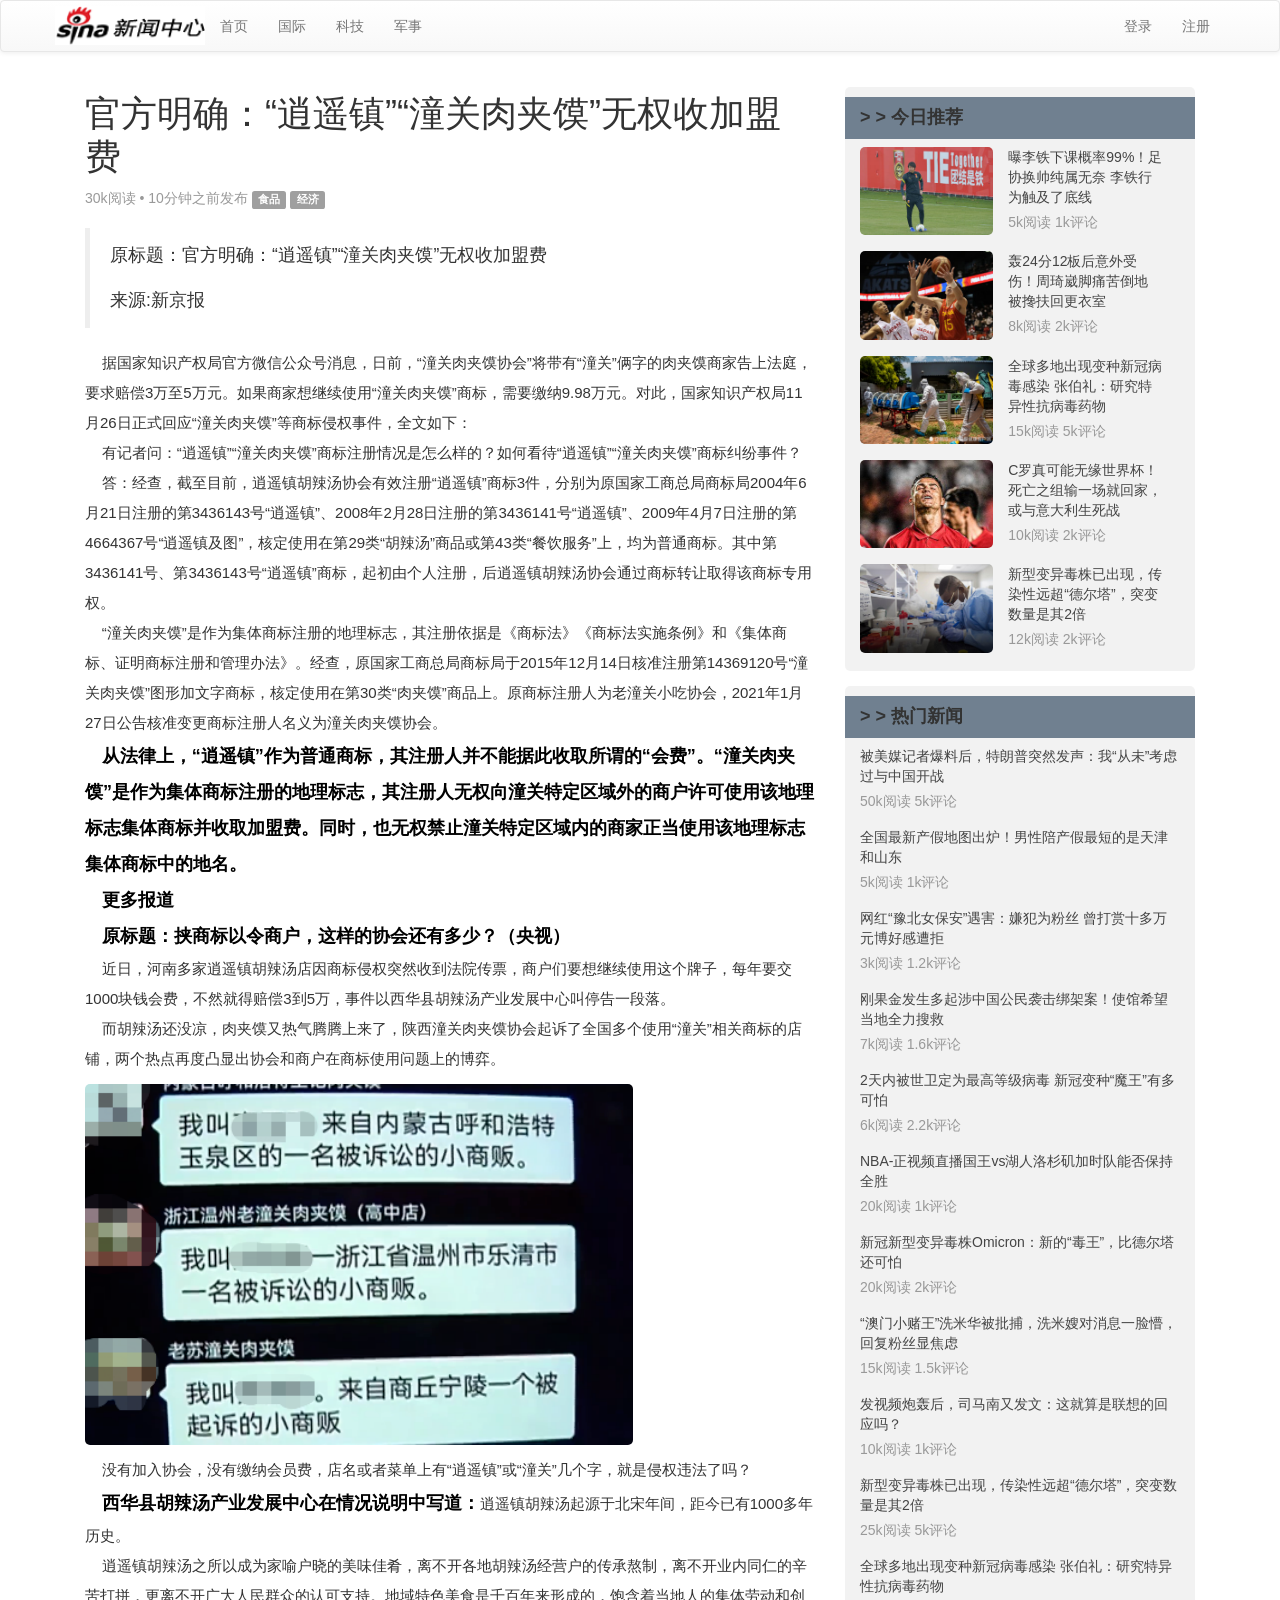
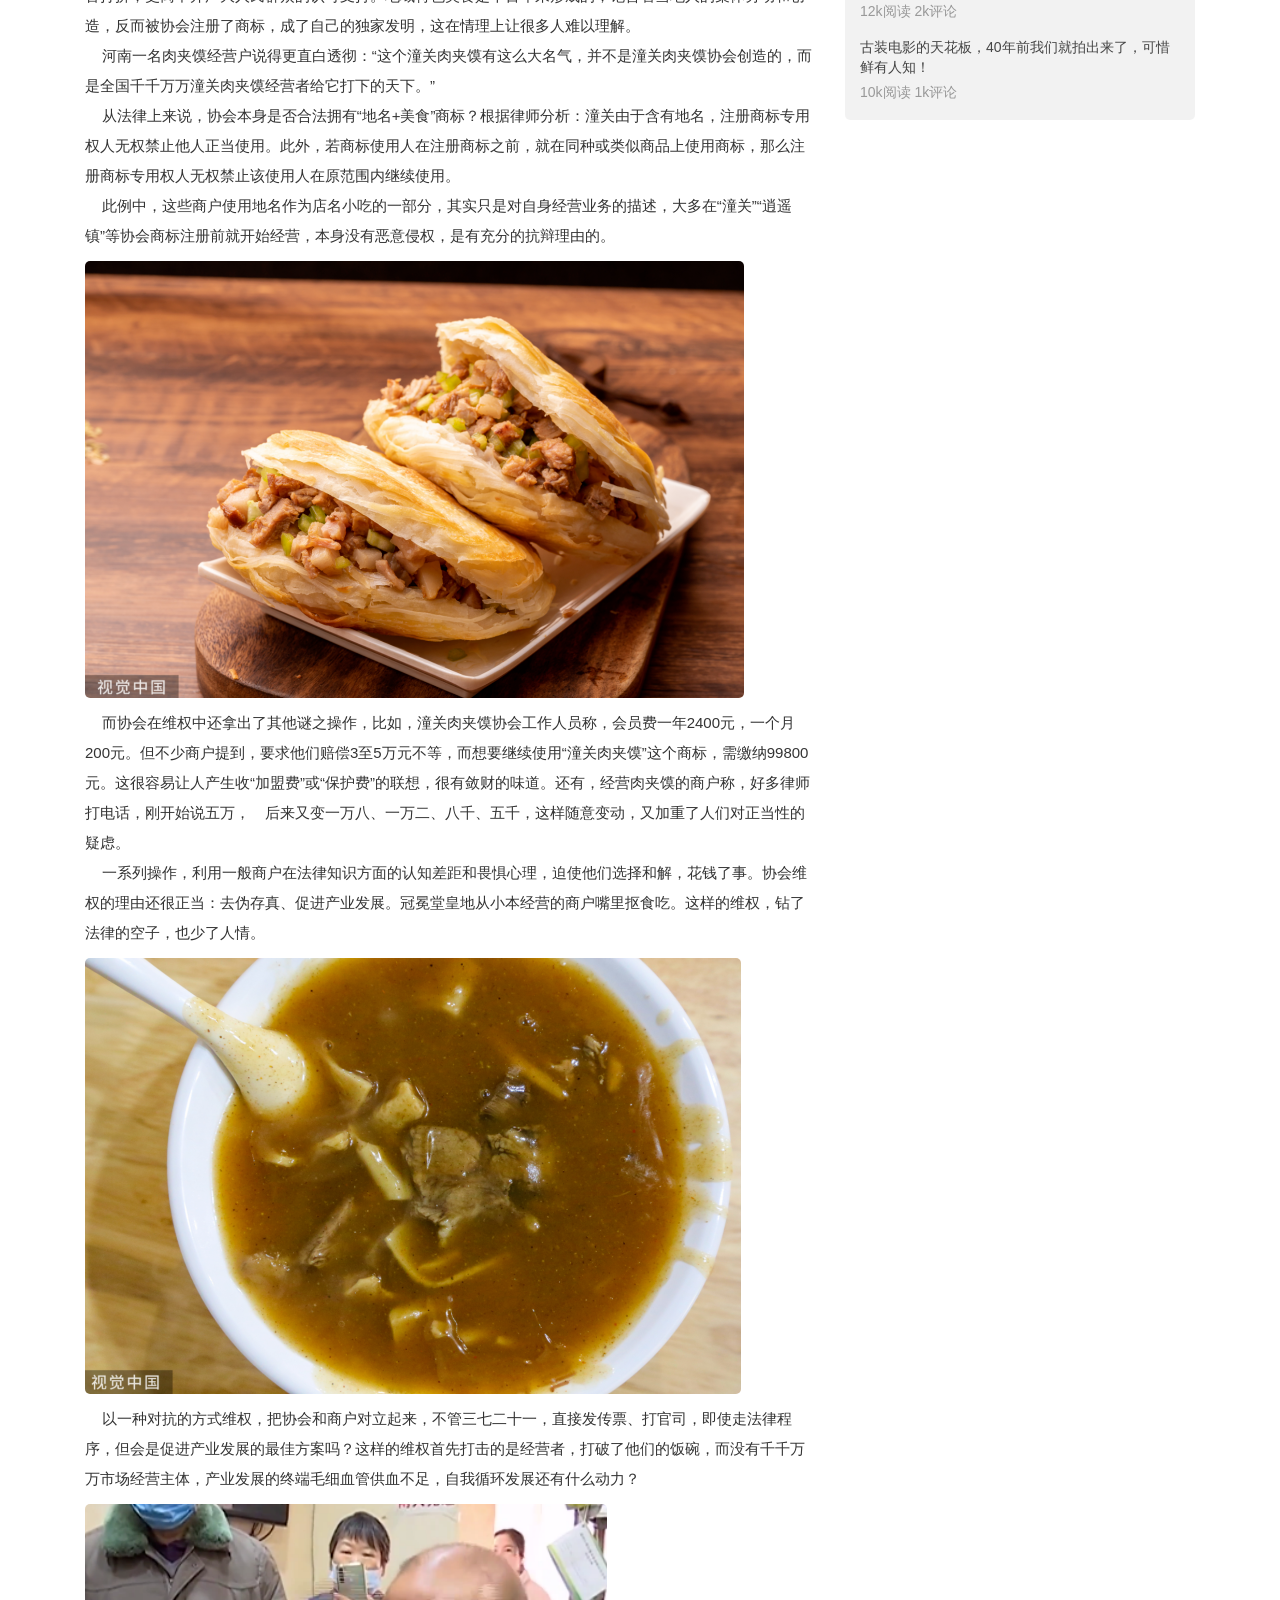
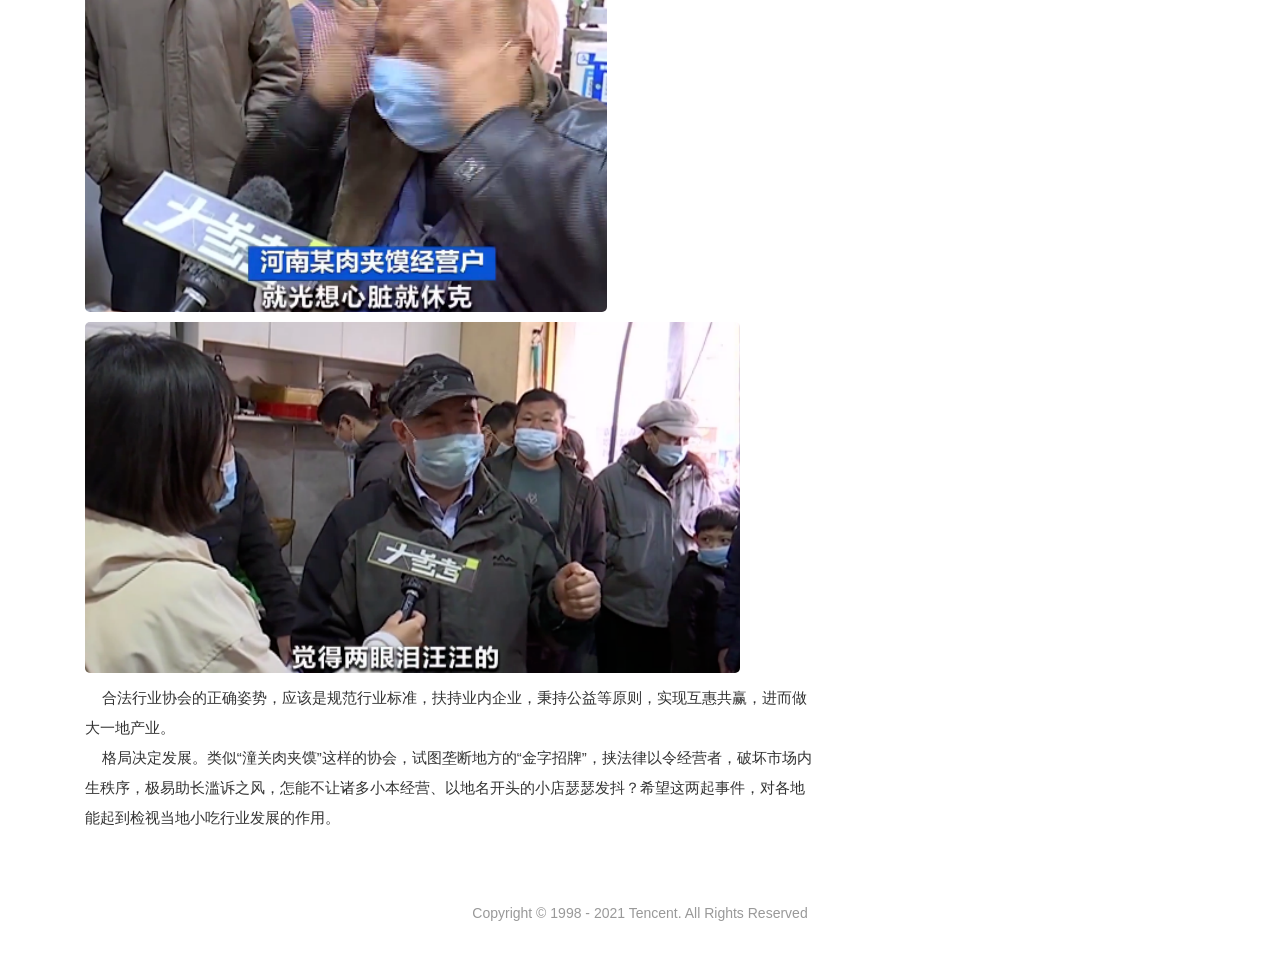
<file: three.html>
<!DOCTYPE html>
<html>
	<head>
		<meta charset="utf-8" />
		<title></title>
		<meta name="viewport" content="width=device-width, initial-scale=1">
		<link rel="stylesheet" type="text/css" href="css/bootstrap.css"/>
		<link rel="stylesheet" type="text/css" href="css/bootstrap-theme.css"/>
		<link rel="stylesheet" type="text/css" href="css/main.css"/>
	</head>
	<body>
		<div class="navbar navbar-default">			<!--将导航栏设置为默认主题-->
			<div class="container">
			<div class="navbar-header">
				<a href="index.html" class="navbar-brand"></a>
			</div>
			<label id="toggle-label" class="visible-xs-inline-block" for="toggle-checkbox">MENU</label>
            <input class="hidden" id="toggle-checkbox" type="checkbox">
			<div class="hidden-xs">
        <ul class="nav navbar-nav">
          <li><a href="index.html">首页</a></li>
          <li><a href="domestic.html">国际</a></li>
          <li><a href="science.html">科技</a></li>
          <li><a href="military.html">军事</a></li>
        </ul>
        <ul class="nav navbar-nav navbar-right">
          <li><a href="login.html">登录</a></li>
          <li><a href="signup.html">注册</a></li>
        </ul>
      </div>
	</div>
	</div>
		
	<div class="container">
		<div class="col-md-8">
			<h1 class="news-list">官方明确：“逍遥镇”“潼关肉夹馍”无权收加盟费</h1>
			<div class="news-status">30k阅读 • 10分钟之前发布
			<div class="label label-default">食品</div>   
			<div class="label label-default">经济</div>
			</div>
			
			<div class="news-content">
				<blockquote>
          <p>原标题：官方明确：“逍遥镇”“潼关肉夹馍”无权收加盟费</p>
          <p>来源:新京报</p>
        </blockquote>
        <div>&nbsp;&nbsp;&nbsp;&nbsp;据国家知识产权局官方微信公众号消息，日前，“潼关肉夹馍协会”将带有“潼关”俩字的肉夹馍商家告上法庭，要求赔偿3万至5万元。如果商家想继续使用“潼关肉夹馍”商标，需要缴纳9.98万元。对此，国家知识产权局11月26日正式回应“潼关肉夹馍”等商标侵权事件，全文如下：</div>
        <div>&nbsp;&nbsp;&nbsp;&nbsp;有记者问：“逍遥镇”“潼关肉夹馍”商标注册情况是怎么样的？如何看待“逍遥镇”“潼关肉夹馍”商标纠纷事件？</div>
        <div>&nbsp;&nbsp;&nbsp;&nbsp;答：经查，截至目前，逍遥镇胡辣汤协会有效注册“逍遥镇”商标3件，分别为原国家工商总局商标局2004年6月21日注册的第3436143号“逍遥镇”、2008年2月28日注册的第3436141号“逍遥镇”、2009年4月7日注册的第4664367号“逍遥镇及图”，核定使用在第29类“胡辣汤”商品或第43类“餐饮服务”上，均为普通商标。其中第3436141号、第3436143号“逍遥镇”商标，起初由个人注册，后逍遥镇胡辣汤协会通过商标转让取得该商标专用权。 
        </div>
        <div>&nbsp;&nbsp;&nbsp;&nbsp;“潼关肉夹馍”是作为集体商标注册的地理标志，其注册依据是《商标法》《商标法实施条例》和《集体商标、证明商标注册和管理办法》。经查，原国家工商总局商标局于2015年12月14日核准注册第14369120号“潼关肉夹馍”图形加文字商标，核定使用在第30类“肉夹馍”商品上。原商标注册人为老潼关小吃协会，2021年1月27日公告核准变更商标注册人名义为潼关肉夹馍协会。 
        </div>
        <div>&nbsp;&nbsp;&nbsp;&nbsp;<strong>从法律上，“逍遥镇”作为普通商标，其注册人并不能据此收取所谓的“会费”。“潼关肉夹馍”是作为集体商标注册的地理标志，其注册人无权向潼关特定区域外的商户许可使用该地理标志集体商标并收取加盟费。同时，也无权禁止潼关特定区域内的商家正当使用该地理标志集体商标中的地名。</strong></div>
        <div>&nbsp;&nbsp;&nbsp;&nbsp;<strong>更多报道</strong></div>
        <div>&nbsp;&nbsp;&nbsp;&nbsp;<strong>原标题：挟商标以令商户，这样的协会还有多少？（央视）</strong></div>
        <div>&nbsp;&nbsp;&nbsp;&nbsp;近日，河南多家逍遥镇胡辣汤店因商标侵权突然收到法院传票，商户们要想继续使用这个牌子，每年要交1000块钱会费，不然就得赔偿3到5万，事件以西华县胡辣汤产业发展中心叫停告一段落。</div>
        <div>&nbsp;&nbsp;&nbsp;&nbsp;而胡辣汤还没凉，肉夹馍又热气腾腾上来了，陕西潼关肉夹馍协会起诉了全国多个使用“潼关”相关商标的店铺，两个热点再度凸显出协会和商户在商标使用问题上的博弈。</div>
        <img src="img/3-1.png"/>
        <div>&nbsp;&nbsp;&nbsp;&nbsp;没有加入协会，没有缴纳会员费，店名或者菜单上有“逍遥镇”或“潼关”几个字，就是侵权违法了吗？</div>
        <div>&nbsp;&nbsp;&nbsp;&nbsp;<strong>西华县胡辣汤产业发展中心在情况说明中写道：</strong>逍遥镇胡辣汤起源于北宋年间，距今已有1000多年历史。</div>
        
        <div>&nbsp;&nbsp;&nbsp;&nbsp;逍遥镇胡辣汤之所以成为家喻户晓的美味佳肴，离不开各地胡辣汤经营户的传承熬制，离不开业内同仁的辛苦打拼，更离不开广大人民群众的认可支持。地域特色美食是千百年来形成的，饱含着当地人的集体劳动和创造，反而被协会注册了商标，成了自己的独家发明，这在情理上让很多人难以理解。</div>
        
        <div>&nbsp;&nbsp;&nbsp;&nbsp;河南一名肉夹馍经营户说得更直白透彻：“这个潼关肉夹馍有这么大名气，并不是潼关肉夹馍协会创造的，而是全国千千万万潼关肉夹馍经营者给它打下的天下。”</div>
        <div>&nbsp;&nbsp;&nbsp;&nbsp;从法律上来说，协会本身是否合法拥有“地名+美食”商标？根据律师分析：潼关由于含有地名，注册商标专用权人无权禁止他人正当使用。此外，若商标使用人在注册商标之前，就在同种或类似商品上使用商标，那么注册商标专用权人无权禁止该使用人在原范围内继续使用。</div>
        <div>&nbsp;&nbsp;&nbsp;&nbsp;此例中，这些商户使用地名作为店名小吃的一部分，其实只是对自身经营业务的描述，大多在“潼关”“逍遥镇”等协会商标注册前就开始经营，本身没有恶意侵权，是有充分的抗辩理由的。</div>
        <img src="img/3-2.png"/>
        <div>&nbsp;&nbsp;&nbsp;&nbsp;而协会在维权中还拿出了其他谜之操作，比如，潼关肉夹馍协会工作人员称，会员费一年2400元，一个月200元。但不少商户提到，要求他们赔偿3至5万元不等，而想要继续使用“潼关肉夹馍”这个商标，需缴纳99800元。这很容易让人产生收“加盟费”或“保护费”的联想，很有敛财的味道。还有，经营肉夹馍的商户称，好多律师打电话，刚开始说五万，　后来又变一万八、一万二、八千、五千，这样随意变动，又加重了人们对正当性的疑虑。
        </div>
        <div>&nbsp;&nbsp;&nbsp;&nbsp;一系列操作，利用一般商户在法律知识方面的认知差距和畏惧心理，迫使他们选择和解，花钱了事。协会维权的理由还很正当：去伪存真、促进产业发展。冠冕堂皇地从小本经营的商户嘴里抠食吃。这样的维权，钻了法律的空子，也少了人情。</div>
        <img src="img/3-3.png"/>
        <div>&nbsp;&nbsp;&nbsp;&nbsp;以一种对抗的方式维权，把协会和商户对立起来，不管三七二十一，直接发传票、打官司，即使走法律程序，但会是促进产业发展的最佳方案吗？这样的维权首先打击的是经营者，打破了他们的饭碗，而没有千千万万市场经营主体，产业发展的终端毛细血管供血不足，自我循环发展还有什么动力？</div>
        <img src="img/3-4png.png"/>
        <img src="img/3-5.png"/>
        <div>&nbsp;&nbsp;&nbsp;&nbsp;合法行业协会的正确姿势，应该是规范行业标准，扶持业内企业，秉持公益等原则，实现互惠共赢，进而做大一地产业。</div>
        <div>&nbsp;&nbsp;&nbsp;&nbsp;格局决定发展。类似“潼关肉夹馍”这样的协会，试图垄断地方的“金字招牌”，挟法律以令经营者，破坏市场内生秩序，极易助长滥诉之风，怎能不让诸多小本经营、以地名开头的小店瑟瑟发抖？希望这两起事件，对各地能起到检视当地小吃行业发展的作用。</div>
			</div>
		</div>
		<div class="col-md-4">
			<div class="side-bar-card">
				<div class="card-title">>&nbsp;>&nbsp;今日推荐</div>
				<div class="card-body">
					<div class="list">
						<div class="item  clearfix">
							<div class="col-xs-5 no-padding-h">
								<img src="img/3-6.jpg"/>
							</div>
					<div class="col-xs-7">
						<div class="title">曝李铁下课概率99%！足协换帅纯属无奈 李铁行为触及了底线</div>
						<div class="desc">5k阅读  1k评论</div>
					</div>
						</div>
						
						<div class="item  clearfix">
							<div class="col-xs-5 no-padding-h">
								<img src="img/3-7.jpg"/>
							</div>
					<div class="col-xs-7">
						<div class="title">轰24分12板后意外受伤！周琦崴脚痛苦倒地 被搀扶回更衣室</div>
						<div class="desc">8k阅读  2k评论</div>
					</div>
						</div>
						
						<div class="item  clearfix">
							<div class="col-xs-5 no-padding-h">
								<img src="img/3-8.png"/>
							</div>
					<div class="col-xs-7">
						<div class="title">全球多地出现变种新冠病毒感染 张伯礼：研究特异性抗病毒药物</div>
						<div class="desc">15k阅读  5k评论</div>
					</div>
						</div>
						
						<div class="item  clearfix">
							<div class="col-xs-5 no-padding-h">
								<img src="img/3-9.jpg"/>
							</div>
					<div class="col-xs-7">
						<div class="title">C罗真可能无缘世界杯！死亡之组输一场就回家，或与意大利生死战</div>
						<div class="desc">10k阅读  2k评论</div>
					</div>
						</div>
						
						<div class="item  clearfix">
							<div class="col-xs-5 no-padding-h">
								<img src="img/3-10.jpg"/>
							</div>
					<div class="col-xs-7">
						<div class="title">新型变异毒株已出现，传染性远超“德尔塔”，突变数量是其2倍</div>
						<div class="desc">12k阅读  2k评论</div>
					</div>
						</div>
						
					</div>
				</div>
			</div>
			
			<div class="side-bar-card">
          <div class="card-title">>&nbsp;>&nbsp;热门新闻</div>
          <div class="card-body">
            <div class="list">
              <div class="item">
                <a href="#" class="title">被美媒记者爆料后，特朗普突然发声：我“从未”考虑过与中国开战</a>
                <div class="desc">50k阅读 5k评论</div>
              </div>
              <div class="item">
                <a href="#" class="title">全国最新产假地图出炉！男性陪产假最短的是天津和山东</a>
                <div class="desc">5k阅读 1k评论</div>
              </div>
              <div class="item">
                <a href="#" class="title">网红“豫北女保安”遇害：嫌犯为粉丝 曾打赏十多万元博好感遭拒</a>
                <div class="desc">3k阅读 1.2k评论</div>
              </div>
              <div class="item">
                <a href="#" class="title">刚果金发生多起涉中国公民袭击绑架案！使馆希望当地全力搜救</a>
                <div class="desc">7k阅读 1.6k评论</div>
              </div>
              <div class="item">
                <a href="#" class="title">2天内被世卫定为最高等级病毒 新冠变种“魔王”有多可怕</a>
                <div class="desc">6k阅读 2.2k评论</div>
              </div>
              <div class="item">
                <a href="#" class="title">NBA-正视频直播国王vs湖人洛杉矶加时队能否保持全胜 </a>
                <div class="desc">20k阅读 1k评论</div>
              </div>
              <div class="item">
              	<a href="#" class="title">新冠新型变异毒株Omicron：新的“毒王”，比德尔塔还可怕 </a>
                <div class="desc">20k阅读 2k评论</div>
              </div>
              <div class="item">
                <a href="#" class="title">“澳门小赌王”洗米华被批捕，洗米嫂对消息一脸懵，回复粉丝显焦虑 </a>
                <div class="desc">15k阅读 1.5k评论</div>
              </div>
              <div class="item">
                <a href="#" class="title">发视频炮轰后，司马南又发文：这就算是联想的回应吗？ </a>
                <div class="desc">10k阅读 1k评论</div>
              </div>
              <div class="item">
                <a href="#" class="title">新型变异毒株已出现，传染性远超“德尔塔”，突变数量是其2倍 </a>
                <div class="desc">25k阅读 5k评论</div>
              </div>
              <div class="item">
                <a href="#" class="title">全球多地出现变种新冠病毒感染 张伯礼：研究特异性抗病毒药物 </a>
                <div class="desc">12k阅读 2k评论</div>
              </div>
              <div class="item">
                <a href="#" class="title">古装电影的天花板，40年前我们就拍出来了，可惜鲜有人知！ </a>
                <div class="desc">10k阅读 1k评论</div>
              </div>
            </div>
          </div>
       </div>	

			
			
		</div>
		
		
	
	</div>
<div class="footer">
   Copyright © 1998 - 2021 Tencent. All Rights Reserved
  </div>
	</body>
	
	<script src="js/jquery-1.9.1.min.js" type="text/javascript"></script>
	<script src="js/bootstrap.js" type="text/javascript"></script>
	
</html>
</file>
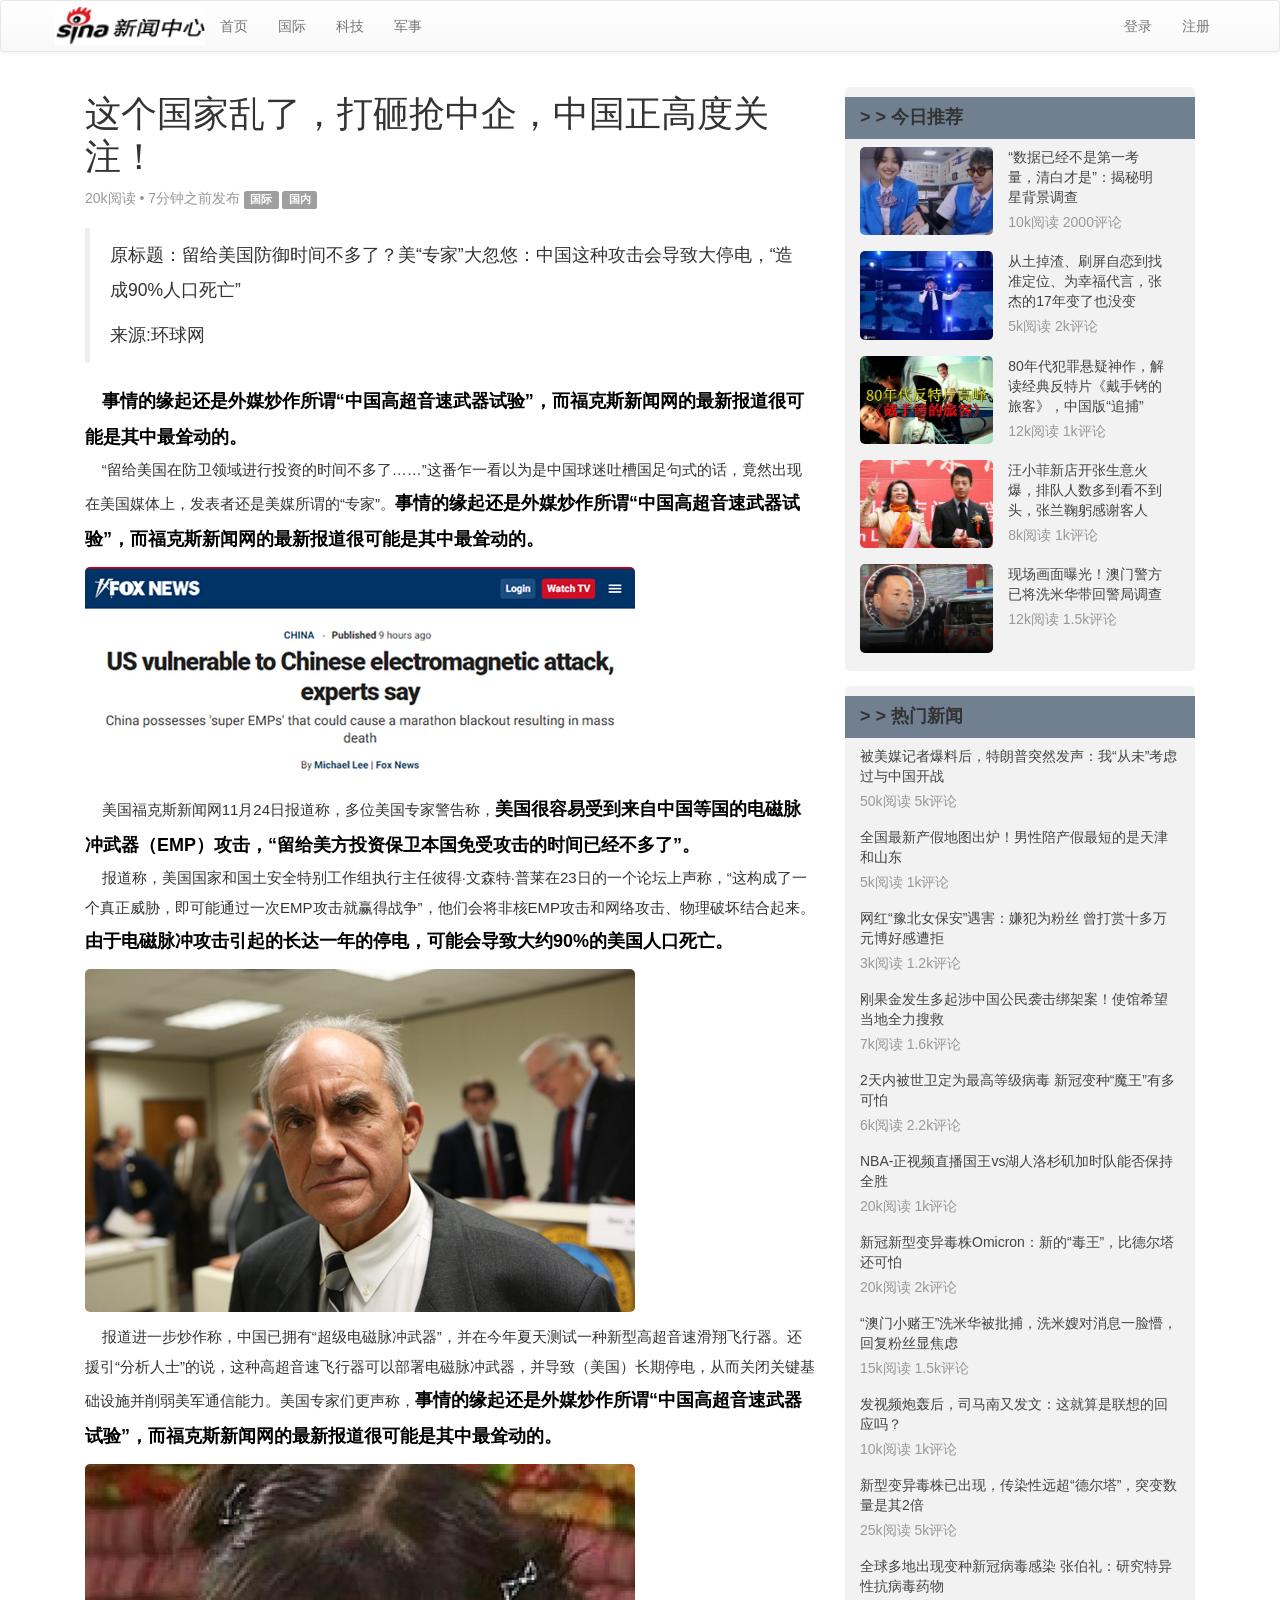
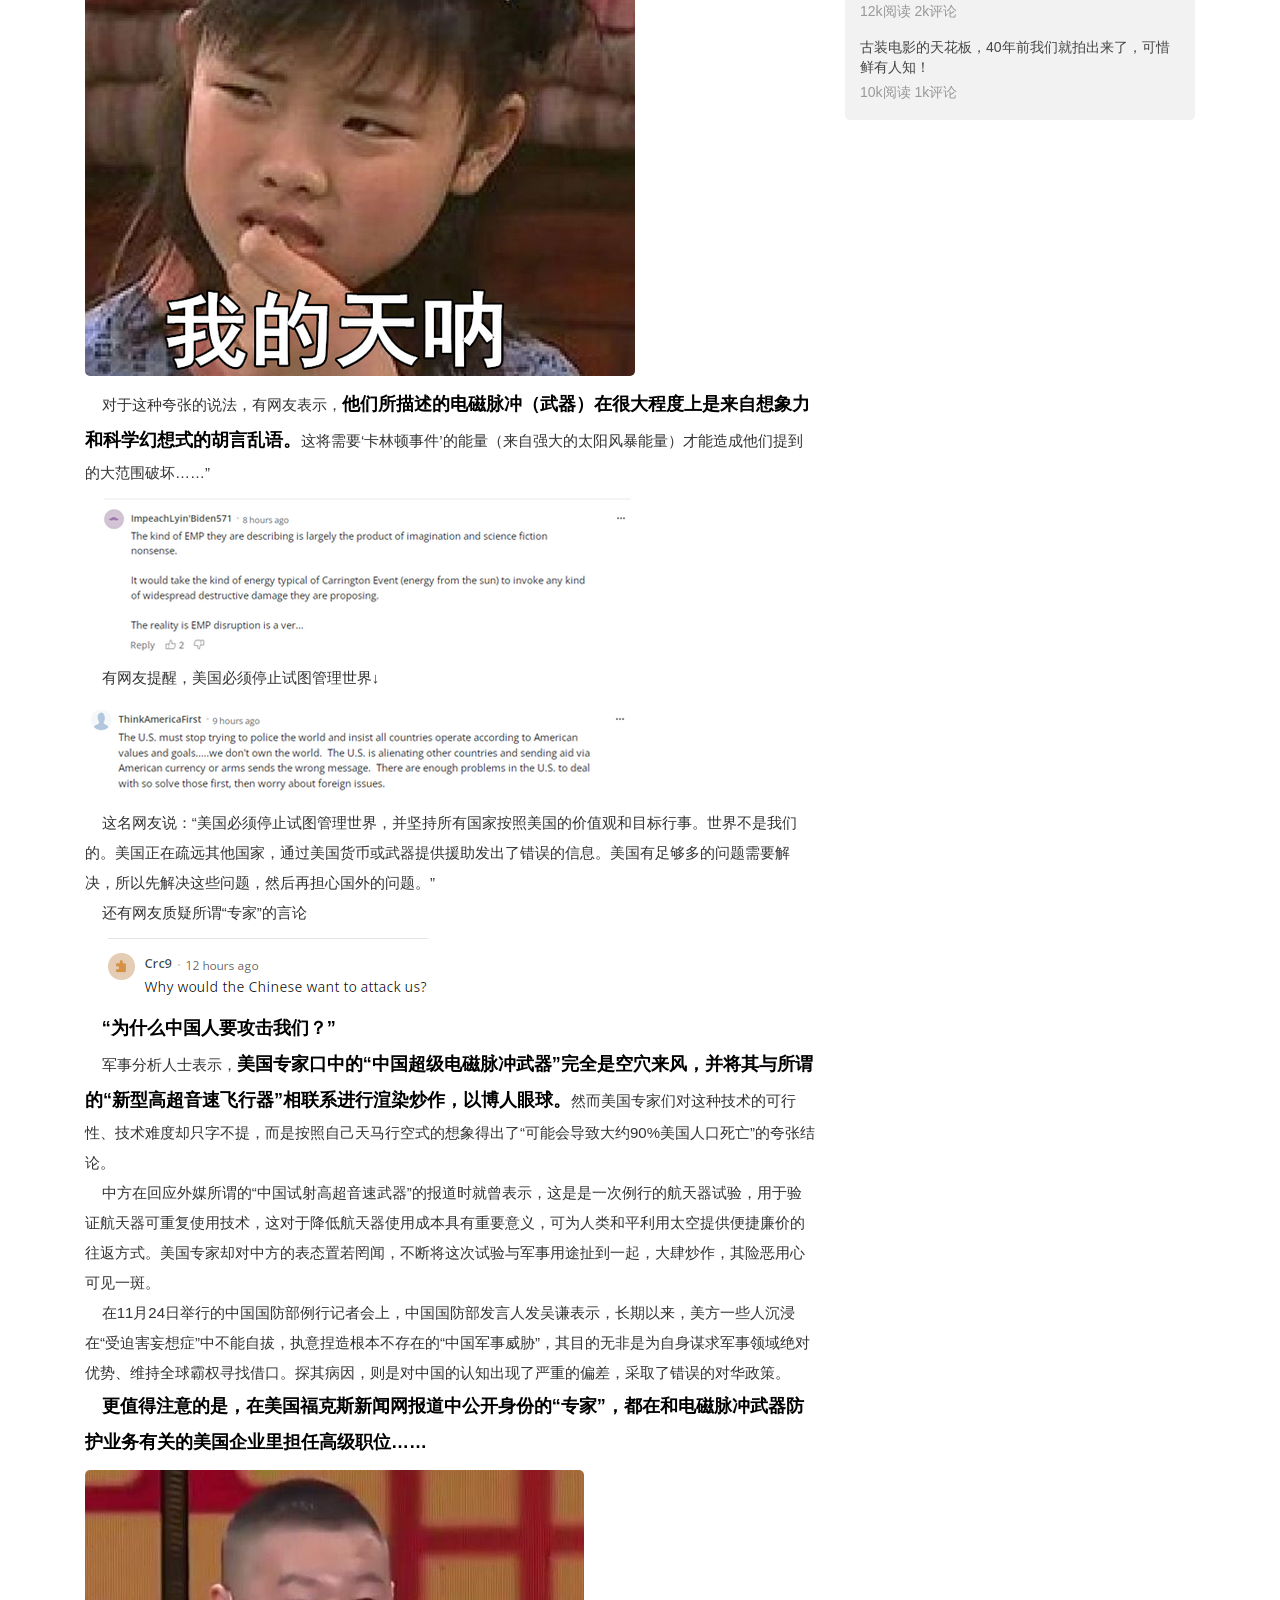
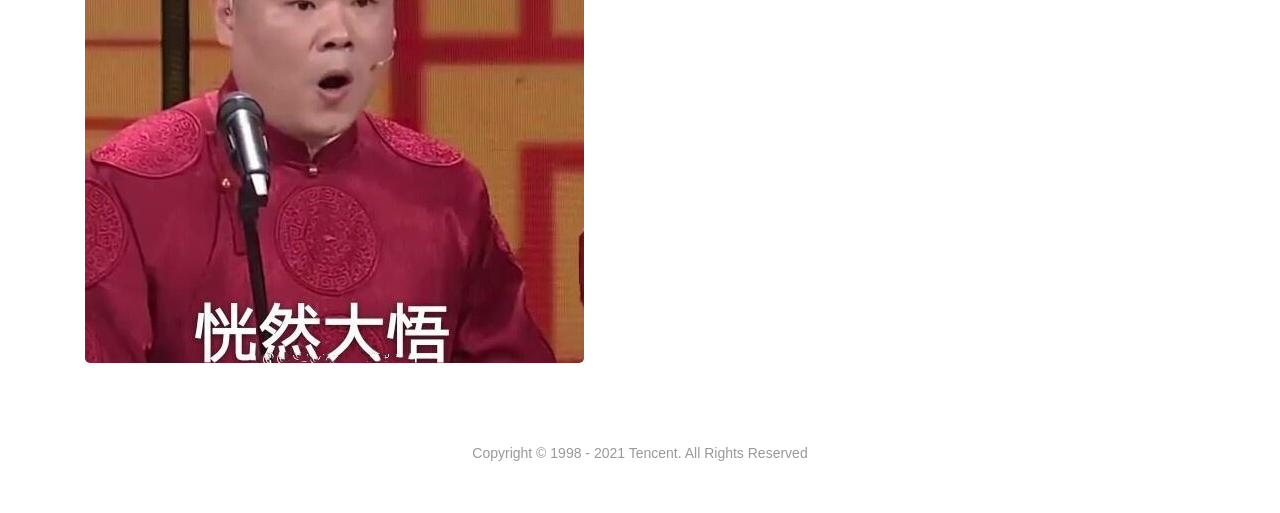
<file: two.html>
<!DOCTYPE html>
<html>
	<head>
		<meta charset="utf-8" />
		<title></title>
		<meta name="viewport" content="width=device-width, initial-scale=1">
		<link rel="stylesheet" type="text/css" href="css/bootstrap.css"/>
		<link rel="stylesheet" type="text/css" href="css/bootstrap-theme.css"/>
		<link rel="stylesheet" type="text/css" href="css/main.css"/>
	</head>
	<body>
		<div class="navbar navbar-default">			<!--将导航栏设置为默认主题-->
			<div class="container">
			<div class="navbar-header">
				<a href="index.html" class="navbar-brand"></a>
			</div>
			<label id="toggle-label" class="visible-xs-inline-block" for="toggle-checkbox">MENU</label>
            <input class="hidden" id="toggle-checkbox" type="checkbox">
			<div class="hidden-xs">
        <ul class="nav navbar-nav">
          <li><a href="index.html">首页</a></li>
          <li><a href="domestic.html">国际</a></li>
          <li><a href="science.html">科技</a></li>
         <li><a href="military.html">军事</a></li>
        </ul>
        <ul class="nav navbar-nav navbar-right">
          <li><a href="login.html">登录</a></li>
          <li><a href="signup.html">注册</a></li>
        </ul>
      </div>
	</div>
	</div>
		
	<div class="container">
		<div class="col-md-8">
			<h1 class="news-list">这个国家乱了，打砸抢中企，中国正高度关注！</h1>
			<div class="news-status">20k阅读 • 7分钟之前发布
			<div class="label label-default">国际</div>   
			<div class="label label-default">国内</div>
			</div>
			
			<div class="news-content">
				<blockquote>
          <p>原标题：留给美国防御时间不多了？美“专家”大忽悠：中国这种攻击会导致大停电，“造成90%人口死亡”</p>
          <p>来源:环球网</p>
        </blockquote>
        <div>&nbsp;&nbsp;&nbsp;&nbsp;<strong>事情的缘起还是外媒炒作所谓“中国高超音速武器试验”，而福克斯新闻网的最新报道很可能是其中最耸动的。</strong></div>
        <div>&nbsp;&nbsp;&nbsp;&nbsp;“留给美国在防卫领域进行投资的时间不多了……”这番乍一看以为是中国球迷吐槽国足句式的话，竟然出现在美国媒体上，发表者还是美媒所谓的“专家”。<strong>事情的缘起还是外媒炒作所谓“中国高超音速武器试验”，而福克斯新闻网的最新报道很可能是其中最耸动的。</strong></div>
        <img src="img/2-1.png"/>
        <div>&nbsp;&nbsp;&nbsp;&nbsp;美国福克斯新闻网11月24日报道称，多位美国专家警告称，<strong>美国很容易受到来自中国等国的电磁脉冲武器（EMP）攻击，“留给美方投资保卫本国免受攻击的时间已经不多了”。</strong></div>
        <div>&nbsp;&nbsp;&nbsp;&nbsp;报道称，美国国家和国土安全特别工作组执行主任彼得·文森特·普莱在23日的一个论坛上声称，“这构成了一个真正威胁，即可能通过一次EMP攻击就赢得战争”，他们会将非核EMP攻击和网络攻击、物理破坏结合起来。<strong>由于电磁脉冲攻击引起的长达一年的停电，可能会导致大约90%的美国人口死亡。</strong></div>
        <img src="img/2-2.png"/>
        <div>&nbsp;&nbsp;&nbsp;&nbsp;报道进一步炒作称，中国已拥有“超级电磁脉冲武器”，并在今年夏天测试一种新型高超音速滑翔飞行器。还援引“分析人士”的说，这种高超音速飞行器可以部署电磁脉冲武器，并导致（美国）长期停电，从而关闭关键基础设施并削弱美军通信能力。美国专家们更声称，<strong>事情的缘起还是外媒炒作所谓“中国高超音速武器试验”，而福克斯新闻网的最新报道很可能是其中最耸动的。</strong></div>
        <img src="img/2-3.png"/>
        <div>&nbsp;&nbsp;&nbsp;&nbsp;对于这种夸张的说法，有网友表示，<strong>他们所描述的电磁脉冲（武器）在很大程度上是来自想象力和科学幻想式的胡言乱语。</strong>这将需要‘卡林顿事件’的能量（来自强大的太阳风暴能量）才能造成他们提到的大范围破坏……”</div>
        <img src="img/2-4.png"/>
        <div>&nbsp;&nbsp;&nbsp;&nbsp;有网友提醒，美国必须停止试图管理世界↓</div>
        <img src="img/2-5.png"/>
        <div>&nbsp;&nbsp;&nbsp;&nbsp;这名网友说：“美国必须停止试图管理世界，并坚持所有国家按照美国的价值观和目标行事。世界不是我们的。美国正在疏远其他国家，通过美国货币或武器提供援助发出了错误的信息。美国有足够多的问题需要解决，所以先解决这些问题，然后再担心国外的问题。”</div>
        <div>&nbsp;&nbsp;&nbsp;&nbsp;还有网友质疑所谓“专家”的言论</div>
        <img src="img/2-6.png"/>
        <div>&nbsp;&nbsp;&nbsp;&nbsp;<strong>“为什么中国人要攻击我们？”</strong></div>
        <div>&nbsp;&nbsp;&nbsp;&nbsp;军事分析人士表示，<strong>美国专家口中的“中国超级电磁脉冲武器”完全是空穴来风，并将其与所谓的“新型高超音速飞行器”相联系进行渲染炒作，以博人眼球。</strong>然而美国专家们对这种技术的可行性、技术难度却只字不提，而是按照自己天马行空式的想象得出了“可能会导致大约90%美国人口死亡”的夸张结论。</div>
        
        <div>&nbsp;&nbsp;&nbsp;&nbsp;中方在回应外媒所谓的“中国试射高超音速武器”的报道时就曾表示，这是是一次例行的航天器试验，用于验证航天器可重复使用技术，这对于降低航天器使用成本具有重要意义，可为人类和平利用太空提供便捷廉价的往返方式。美国专家却对中方的表态置若罔闻，不断将这次试验与军事用途扯到一起，大肆炒作，其险恶用心可见一斑。</div>
        
        <div>&nbsp;&nbsp;&nbsp;&nbsp;在11月24日举行的中国国防部例行记者会上，中国国防部发言人发吴谦表示，长期以来，美方一些人沉浸在“受迫害妄想症”中不能自拔，执意捏造根本不存在的“中国军事威胁”，其目的无非是为自身谋求军事领域绝对优势、维持全球霸权寻找借口。探其病因，则是对中国的认知出现了严重的偏差，采取了错误的对华政策。</div>
        <div>&nbsp;&nbsp;&nbsp;&nbsp;<strong>更值得注意的是，在美国福克斯新闻网报道中公开身份的“专家”，都在和电磁脉冲武器防护业务有关的美国企业里担任高级职位……</strong></div>
        <img src="img/2-7.png"/>
			</div>
		</div>
		<div class="col-md-4">
			<div class="side-bar-card">
				<div class="card-title">>&nbsp;>&nbsp;今日推荐</div>
				<div class="card-body">
					<div class="list">
						<div class="item  clearfix">
							<div class="col-xs-5 no-padding-h">
								<img src="img/2-8.jpg"/>
							</div>
					<div class="col-xs-7">
						<div class="title">“数据已经不是第一考量，清白才是”：揭秘明星背景调查</div>
						<div class="desc">10k阅读  2000评论</div>
					</div>
						</div>
						
						<div class="item  clearfix">
							<div class="col-xs-5 no-padding-h">
								<img src="img/2-9.jpg"/>
							</div>
					<div class="col-xs-7">
						<div class="title">从土掉渣、刷屏自恋到找准定位、为幸福代言，张杰的17年变了也没变</div>
						<div class="desc">5k阅读  2k评论</div>
					</div>
						</div>
						
						<div class="item  clearfix">
							<div class="col-xs-5 no-padding-h">
								<img src="img/2-10.jpg"/>
							</div>
					<div class="col-xs-7">
						<div class="title">80年代犯罪悬疑神作，解读经典反特片《戴手铐的旅客》，中国版“追捕”</div>
						<div class="desc">12k阅读  1k评论</div>
					</div>
						</div>
						
						<div class="item  clearfix">
							<div class="col-xs-5 no-padding-h">
								<img src="img/2-11.jpg"/>
							</div>
					<div class="col-xs-7">
						<div class="title">汪小菲新店开张生意火爆，排队人数多到看不到头，张兰鞠躬感谢客人</div>
						<div class="desc">8k阅读  1k评论</div>
					</div>
						</div>
						
						<div class="item  clearfix">
							<div class="col-xs-5 no-padding-h">
								<img src="img/2-12.jpg"/>
							</div>
					<div class="col-xs-7">
						<div class="title">现场画面曝光！澳门警方已将洗米华带回警局调查</div>
						<div class="desc">12k阅读  1.5k评论</div>
					</div>
						</div>
						
					</div>
				</div>
			</div>
			
			<div class="side-bar-card">
          <div class="card-title">>&nbsp;>&nbsp;热门新闻</div>
          <div class="card-body">
            <div class="list">
              <div class="item">
                <a href="#" class="title">被美媒记者爆料后，特朗普突然发声：我“从未”考虑过与中国开战</a>
                <div class="desc">50k阅读 5k评论</div>
              </div>
              <div class="item">
                <a href="#" class="title">全国最新产假地图出炉！男性陪产假最短的是天津和山东</a>
                <div class="desc">5k阅读 1k评论</div>
              </div>
              <div class="item">
                <a href="#" class="title">网红“豫北女保安”遇害：嫌犯为粉丝 曾打赏十多万元博好感遭拒</a>
                <div class="desc">3k阅读 1.2k评论</div>
              </div>
              <div class="item">
                <a href="#" class="title">刚果金发生多起涉中国公民袭击绑架案！使馆希望当地全力搜救</a>
                <div class="desc">7k阅读 1.6k评论</div>
              </div>
              <div class="item">
                <a href="#" class="title">2天内被世卫定为最高等级病毒 新冠变种“魔王”有多可怕</a>
                <div class="desc">6k阅读 2.2k评论</div>
              </div>
              <div class="item">
                <a href="#" class="title">NBA-正视频直播国王vs湖人洛杉矶加时队能否保持全胜 </a>
                <div class="desc">20k阅读 1k评论</div>
              </div>
              <div class="item">
              	<a href="#" class="title">新冠新型变异毒株Omicron：新的“毒王”，比德尔塔还可怕 </a>
                <div class="desc">20k阅读 2k评论</div>
              </div>
              <div class="item">
                <a href="#" class="title">“澳门小赌王”洗米华被批捕，洗米嫂对消息一脸懵，回复粉丝显焦虑 </a>
                <div class="desc">15k阅读 1.5k评论</div>
              </div>
              <div class="item">
                <a href="#" class="title">发视频炮轰后，司马南又发文：这就算是联想的回应吗？ </a>
                <div class="desc">10k阅读 1k评论</div>
              </div>
              <div class="item">
                <a href="#" class="title">新型变异毒株已出现，传染性远超“德尔塔”，突变数量是其2倍 </a>
                <div class="desc">25k阅读 5k评论</div>
              </div>
              <div class="item">
                <a href="#" class="title">全球多地出现变种新冠病毒感染 张伯礼：研究特异性抗病毒药物 </a>
                <div class="desc">12k阅读 2k评论</div>
              </div>
              <div class="item">
                <a href="#" class="title">古装电影的天花板，40年前我们就拍出来了，可惜鲜有人知！ </a>
                <div class="desc">10k阅读 1k评论</div>
              </div>
            </div>
          </div>
       </div>	

			
			
		</div>
		
		
	
	</div>
<div class="footer">
   Copyright © 1998 - 2021 Tencent. All Rights Reserved
  </div>
	</body>
	
	<script src="js/jquery-1.9.1.min.js" type="text/javascript"></script>
	<script src="js/bootstrap.js" type="text/javascript"></script>
	
</html>
</file>
<file: css/main.css>
img{
	display: block;
	max-width: 100%;  /*最大宽度不能超过母元素的100%*/
}
img,.side-bar-card {
    border-radius: 5px;
}
.navbar-brand {
  width: 150px;
  background-image: url(../img/logo.png);
  background-repeat: no-repeat;
  background-size: 100%;
  background-position: center center;
}

.side-bar{
	margin-top: 18px;
}
.side-bar .list-group-item {
    border: 0;
    background-color:#eee;
}
.side-bar .list-group-item.newactive:hover {
    background-color: #ea0c3c;
}

.new-list-item{
	padding-top: 20px;
	padding-bottom: 20px;
	border-bottom: 1px solid #eee;
}

.new-list-item .title {
    display: block;
    color: #444;
    font-size: 18px;
    font-weight: bold;
    margin-bottom: 5px;
    line-height: 2;
}
.new-list-item .info{
	color: #888;
}
a:hover {
    text-decoration: none;
}
.new-list-item .title:hover {
    color: #337ab7;
}
.side-bar-card {
  background: rgba(0,0,0,.05);
  margin-top: 15px;
  padding: 10px 0;
}

/*设置轮播图片的自适应宽度*/
#carousel-example-generic{
	height: 430px;
}
#carousel-example-generic .carousel-inner .item img {
			display: block;
			width: 100%;
			height: 430px;		
}

.side-bar-card .card-title {
  font-size: 18px;
  font-weight: bold;
  padding-top: 0;
  padding-bottom: 0;
}

.card-body .list .item .title {
  padding-bottom: 5px;
}

.side-bar-card .card-title,.side-bar-card .card-body .list .item {
  padding: 8px 15px;
}
.side-bar-card .card-body .list .item:hover {
  background: rgba(0,0,0,.1);
}
.card-body .list .item .desc {
  color: #999;
}
.card-body .list .item .title:hover{
	color: #337ab7;
}
.card-body .list .item .title{
	display: block;
	color: #444;
}

.footer {
  margin-top: 20px;
  padding: 50px 0;
  text-align: center;
  color: #999;
}

.news-list{
	line-height: 1.2;
	
}

.news-status{
	color: #999;
}
.news-status .label{
	opacity: .7;      /*不透明度*/
}

.news-content{
	margin-top: 20px;
	font-size: 15px;
	line-height: 2;
	}
.news-content img{
	margin-top: 10px;
	margin-bottom: 10px;
}
/*左右的paddig为零*/
.no-padding-h{
	padding-left: 0;
	padding-right: 0;
}

.new-list-item img {
	transition: 500ms;
    -webkit-transition: 500ms;
	-moz-transition: 500ms;
}
.new-list-item img:hover{
	-moz-transform:scale(1.1); 
	-webkit-transform:scale(1.1); 
	-o-transform:scale(1.1);
	}
.card-body .list .item img{
	transition: 500ms;
    -webkit-transition: 500ms;
	-moz-transition: 500ms;
}
.card-body .list .item img:hover{
	-moz-transform:scale(1.1); 
	-webkit-transform:scale(1.1); 
	-o-transform:scale(1.1);
	}
	
.container-small{
	max-width: 500px;
}

.btn-sample{
  background-color:#ea0c3c;
  border-color: #db0d3a;
  color: #000000;
}

.btn-sample:hover{
  background-color: #d50c37;
  border-color: #d50c37;
}

/*在toggle-checkbox被打勾的时候toggle-checkbox下面的div显示*/
#toggle-checkbox:checked ~ div {
  display: block !important;     /*!important践踏一切规则的规则*/
}

#toggle-label {
  display: inline-block;
  position: absolute;
  right: 15px;
  top: 13px;
  font-size: 16px;
  font-weight: normal;
  color: #666;
  display: none;
}

#toggle-label:hover {
  color: #333;
}

.news-content strong{
	color: #000000;
	font-size: 18px;
	font-weight: 700;
}
.arrow{
	margin-top: 18px;
	margin-bottom: 18px;
}

/*热点焦虑主题样式*/
.side-bar-cards .card-titles{
	font-size: 18px;
	text-align: center;
	font-weight: bold;
  	padding-top: 8px;
  	padding-bottom: 8px;
  	background-color:#708090;
}

.card-title{
	background-color:#708090;
	
}

.media-body .list{
	margin-top: 15px;
	margin-bottom: 15px;
}

.side-bar .list-group-item.active{
    background-color: #ea0c3c;
}
</file>
<file: css/science.css>
img{
	display: block;
	max-width: 100%;  /*最大宽度不能超过母元素的100%*/
}
img,.side-bar-card {
    border-radius: 5px;
}
.navbar-brand {
  width: 150px;
  background-image: url(../img/logo.png);
  background-repeat: no-repeat;
  background-size: 100%;
  background-position: center center;
}
#toggle-checkbox:checked ~ div {
  display: block !important;     /*!important践踏一切规则的规则*/
}

#toggle-label {
  display: inline-block;
  position: absolute;
  right: 15px;
  top: 13px;
  font-size: 16px;
  font-weight: normal;
  color: #666;
  display: none;
}

#toggle-label:hover {
  color: #333;
}

/*调整轮播的自适应宽度*/
#carousel-example-generic{
	height: 400px;
}
#carousel-example-generic .carousel-inner .item img {
	display: block;
	width: 100%;
	height: 400px;
}


.line{
  height:0;
  padding-bottom: 20px;
  border-bottom:2px solid #D5D5D5;
  text-align:center;
  
}
.text{
	font-size: 18px;
   position:relative;
  top:10px;
  background-color:#fff;
  padding: 0 10px;

}
a{
	color: #000000;
}
a:hover{
	color: #1E90FF;
	text-decoration: none;
}

.picture{
	padding-top: 20px;
}
.picture img{
	transition: 450ms;     /*transition代表css3中的过渡，可以使元素从一种样式逐渐改变为另一种的效果*/
    -webkit-transition: 450ms;
	-moz-transition: 450ms;
}
.picture img:hover{
	-moz-transform:scale(1.1); 
	-webkit-transform:scale(1.1); 
	-o-transform:scale(1.1);
}

.media-body{
	padding-top: 15px;
}
.frint-line{
	font-weight: bold;
}
.media-body li{
	font-size: 13px;
	padding-top:18px;
	
}

.bg-info li{
	font-size: 13px;
	padding-top:18px;
}
.glyphicon-grain{
	color: red;
}

.bg-info{
	height:0;
  border-bottom:2px solid #1E90FF;
}

.bg-info #title{
	
	font-size: 18px;
	color: #1E90FF;
	

}
.theme{
	padding-top: 3px;
}

.items{
	padding-top: 8px;
}


.media-body .list{
	margin-top: 15px;
	margin-bottom: 15px;
}

/* 内容arrow begin */


.row .nav li.active a{
	border: none;
	background: transparent;
	border-bottom:#1E90FF  4px solid ;
	color: black;
}

.media{
	padding-top: 10px;
}

.lines{
  height:0;
  padding-bottom: 20px;
  padding-top: 10px;
  border-bottom:2px solid #D5D5D5;
  text-align:center;
  
}
.media-list{
	padding-top: 45px;
}

.media-list li{
   content: '';
   position: absolute;
   width: 2px;
   height: 20px;
   background-color: #a4a4a4;
   top:62px;
   left:380px;
}

.new-list-item{
	padding-top: 20px;
	padding-bottom: 20px;
	border-bottom: 1px solid #eee;
}

.new-list-item .title {
    display: block;
    color: #444;
    font-size: 18px;
    font-weight: bold;
    margin-bottom: 5px;
    line-height: 2;
}
.new-list-item .info{
	color: #888;
}
.new-list-item .title:hover {
    color: #337ab7;
}

.new-list-item img {
	transition: 500ms;
    -webkit-transition: 500ms;
	-moz-transition: 500ms;
}
.new-list-item img:hover{
	-moz-transform:scale(1.1); 
	-webkit-transform:scale(1.1); 
	-o-transform:scale(1.1);
	}

.side-bar-card .card-title {
  font-size: 18px;
  font-weight: bold;
  padding-top: 0;
  padding-bottom: 0;
}
.card-body .list{
	padding-top: 10px;
}
.card-body .list .item .title {
  padding-bottom: 5px;
}

.side-bar-card .card-title,.side-bar-card .card-body .list .item {
  padding: 8px 15px;
}
.side-bar-card .card-body .list .item:hover {
  background: rgba(0,0,0,.1);
}
.card-body .list .item .desc {
  color: #999;
}
.card-body .list .item .title:hover{
	color: #1E90FF;
}
.card-body .list .item .title{
	display: block;
	color: #444;
}

/* 内容arrow end */
.footer {
  margin-top: 20px;
  padding: 50px 0;
  text-align: center;
  color: #999;
}
</file>
